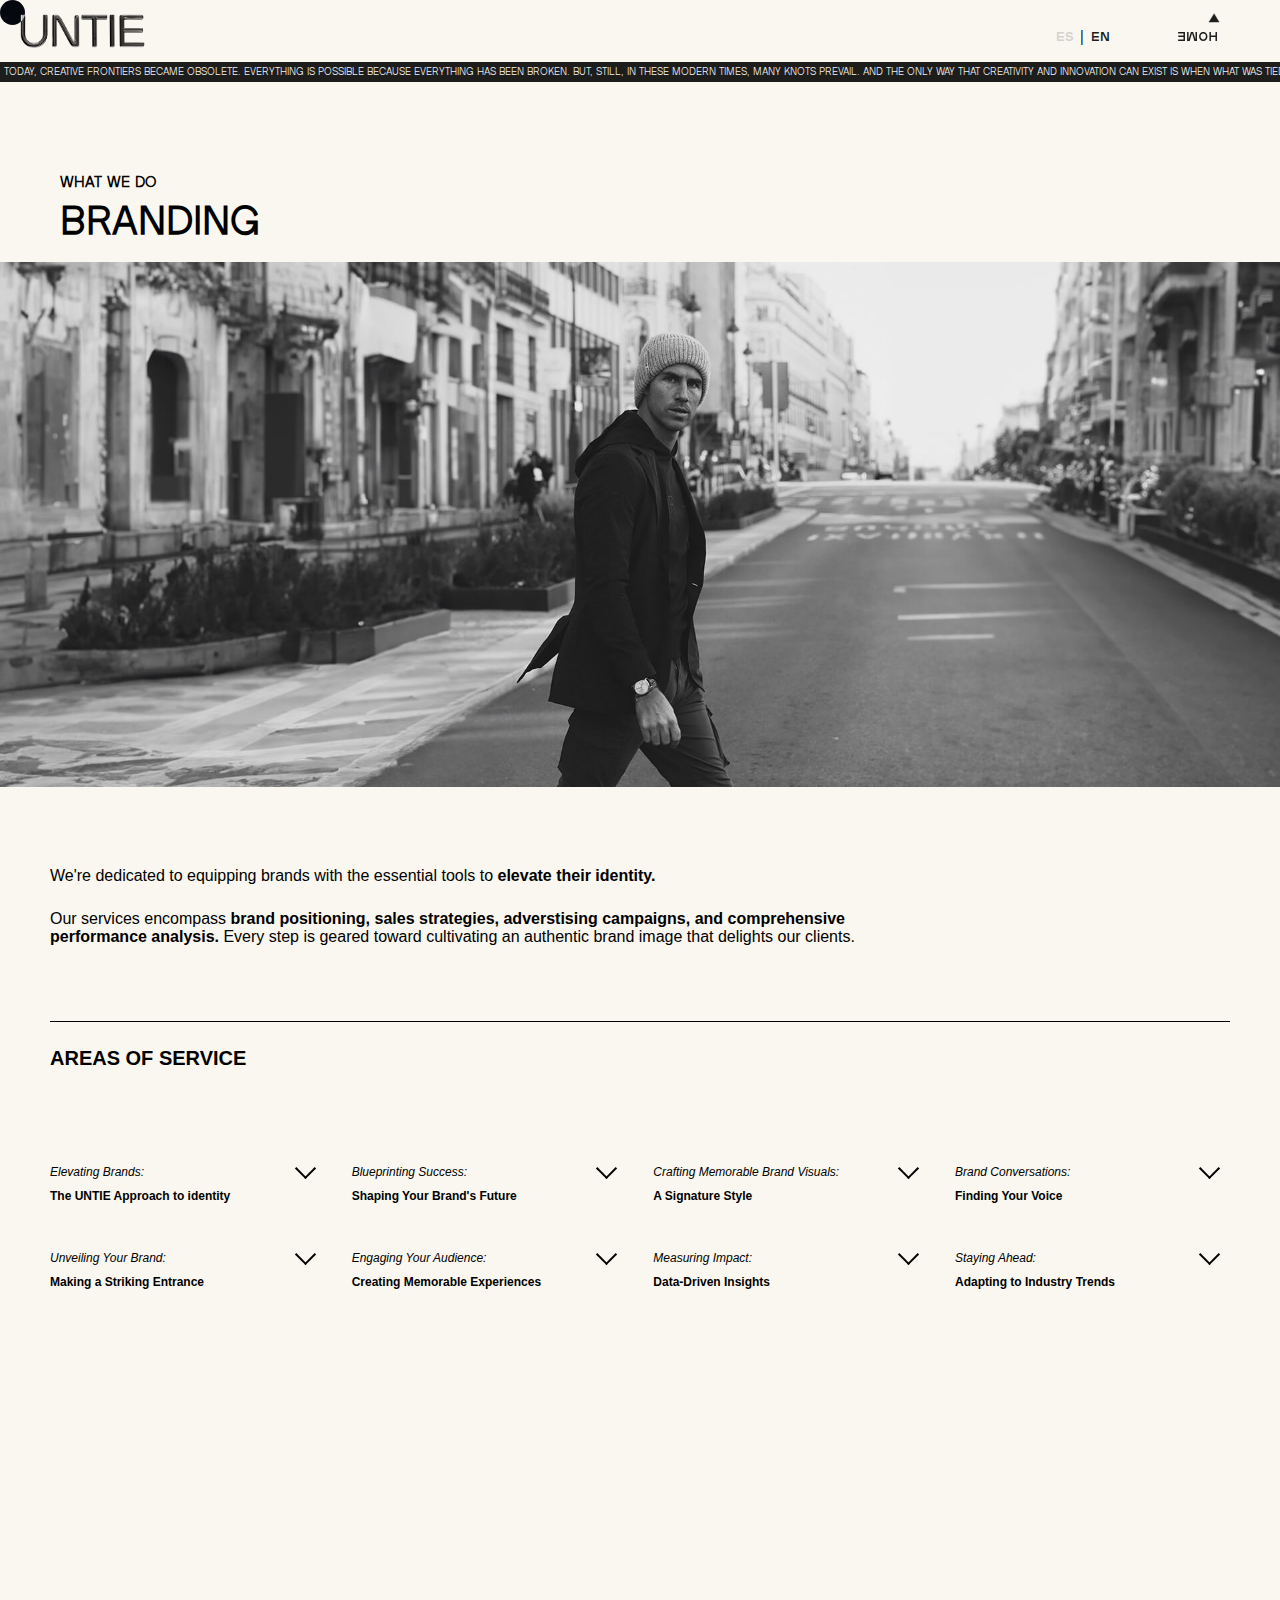
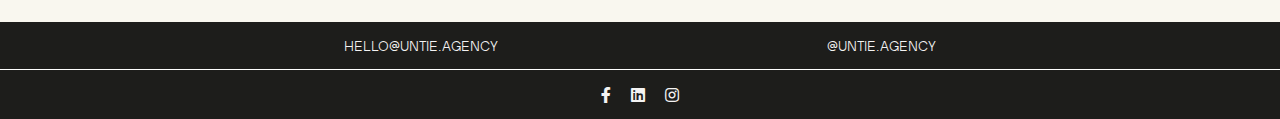
<file: SERVICES/branding.html>
<!DOCTYPE html>
<html lang="en">
  <head>
    <meta charset="UTF-8" />
    <meta name="viewport" content="width=device-width, initial-scale=1.0" />
    <meta
      name="description"
      content="Discover how our talent management and creative consulting firm helps drive the success of your business. We offer innovative and strategic solutions to enhance your brand, develop exceptional talent, and achieve outstanding results. Contact us today and find out how we can take your organization to the next level!"
    />
    <title>UNTIE.AGENCY | Talent Management & Creative Consulting Firm</title>
    <link rel="icon" href="/LOGO/UNTIE_LOGO 16px 300dpi-05.png" />
    <link rel="stylesheet" href="index.css" />
    <link
      rel="stylesheet"
      href="https://cdnjs.cloudflare.com/ajax/libs/font-awesome/5.15.3/css/all.min.css"
      integrity="sha512-..."
      crossorigin="anonymous"
      referrerpolicy="no-referrer"
    />
    <script src="https://code.jquery.com/jquery-3.6.0.min.js"></script>
  </head>
  <body>
    <div id="custom-mouse"></div>
    <div class="main-section">
      <!-- nav -->
      <nav id="nav">
        <div class="navbar">
          <div id="logo-container">
            <div id="logo1">
              <a href="index.html"
                ><img class="logo-img-1"
                  src="/LOGO/LOGOnav-UN.png"
                  width= "60px"
                  height= "35,55px"
                  alt=""
                  srcset=""
                  class="clickable"
              /></a>
            </div>
            <div id="logo2">
              <a href="index.html"
                ><img class="logo-img-2"
                  src="/LOGO/LOGOnav-TIE.png"
                  width="71px"
                  height="35,86px"
                  alt=""
                  srcset=""
                  class="clickable"
              /></a>
            </div>
          </div>
          <div class="nav-buttons">
            <div class="language-button-container">
              <button class="language-button">
                <a href="#" class="language-es clickable inactive-language"
                  >ES</a
                >
              </button>
              <span class="language-button-span">|</span>
              <button class="language-button">
                <a href="#" class="language-en clickable active-language">EN</a>
              </button>
            </div>
            <div class="toggle-button-container">
              <button class="hamburger-button" id="toggleButton">
                <span class="hamburger-button-triangle clickable"> ▼</span>

                <span class="hamburger-button-agency clickable"> HOME </span>
              </button>
            </div>
          </div>
        </div>
      </nav>
      <div id="overlay">
        <div class="nav-menu">
          <div id="nav-content">
            <ul>
              <li class="nav-menu-b">
                <a href="/index.html#second-section"
                  ><p class="hover-effect clickable">ABOUT</p></a
                >
              </li>
              <li class="nav-menu-b" id="what-we-do">
                <a href="/index.html#what-we-do-section"
                  ><p class="hover-effect clickable">WHAT WE DO</p></a
                >
              </li>

              <li class="nav-menu-a">
                <a href="/SERVICES/talentmanagement.html"
                  ><p class="hover-effect clickable">TALENT MANAGEMENT</p></a
                >
              </li>
              <li class="nav-menu-a">
                <a href="/SERVICES/strategy.html"
                  ><p class="hover-effect clickable">STRATEGY</p></a
                >
              </li>
              <li class="nav-menu-a">
                <a href="/SERVICES/branding.html"
                  ><p class="hover-effect clickable">BRANDING</p></a
                >
              </li>
              <li class="nav-menu-a">
                <a href="/SERVICES/digital.html"
                  ><p class="hover-effect clickable">DIGITAL</p></a
                >
              </li>
              <li class="nav-menu-a">
                <a href="/SERVICES/contentproduction.html"
                  ><p class="hover-effect clickable">CONTENT PRODUCTION</p></a
                >
              </li>
              <li class="nav-menu-a">
                <a href="/SERVICES/publicrelations.html"
                  ><p class="hover-effect clickable">PUBLIC RELATIONS</p></a
                >
              </li>
              <li class="nav-menu-b">
                <a href="/index.html#talents"
                  ><p class="hover-effect clickable">TALENTS</p></a
                >
              </li>

              <li class="nav-menu-b">
                <a href="/index.html#cases-section"
                  ><p class="hover-effect clickable">CASES</p></a
                >
              </li>
              <!-- <li class="nav-menu-b">
                <a href="/index.html#team-section"
                  ><p class="hover-effect clickable">OUR TEAM</p></a
                >
              </li> -->
              <li class="nav-menu-b">
                <a href="/index.html#work-with-us"
                  ><p class="hover-effect clickable">WORK WITH US</p></a
                >
              </li>
            </ul>
          </div>
        </div>
      </div>
      <!-- text-bar -->

      <div class="textbar" data-speed="10">
        <div class="textbar-text">
          Today, creative frontiers became obsolete. Everything is possible
          because everything has been broken. But, still, in these modern times,
          many knots prevail. And the only way that creativity and innovation
          can exist is when what was tied becomes untied. WE ARE HERE TO UNTIE
          CONCEPT. WE ARE HERE TO UNTIE REALITY. WE ARE HERE TO UNTIE THE WORLD.
          Today, creative frontiers became obsolete. Everything is possible
          because everything has been broken. But, still, in these modern times,
          many knots prevail. And the only way that creativity and innovation
          can exist is when what was tied becomes untied. WE ARE HERE TO UNTIE
          CONCEPT. WE ARE HERE TO UNTIE REALITY. WE ARE HERE TO UNTIE THE WORLD.
        </div>
      </div>
    </div>

    <!-- third-section -->

    <div id="third-section" class="services-section">
      <div class="services-main">
        <h6 class="services-main-subtitle">WHAT WE DO</h6>
        <h1 class="services-main-title">BRANDING</h1>
      </div>
      <div class="services-carousel-container">
        <div class="services-carousel">
          <div class="services-carousel-slide">
            <div class="services-photo services-photo3"></div>
          </div>
          <!-- <div class="services-carousel-slide">
            <div class="services-photo services-photo2"></div>
          </div>
          <div class="services-carousel-slide">
            <div class="services-photo services-photo3"></div>
          </div> -->
          <!-- Agrega más divs .services-carousel-slide para más imágenes -->
        </div>
        <!-- <div class="indicators clickable">
          <div class="indicator"></div>
          <div class="indicator"></div>
          <div class="indicator"></div>
        </div> -->
      </div>
      <div class="services-paragraph">
        <p class="services-p">
          We're dedicated to equipping brands with the essential tools to
          <span class="services-p-bold">elevate their identity. </span>
        </p>

        <p class="services-p">
          Our services encompass <span class="services-p-bold"
            >brand positioning, sales strategies, adverstising campaigns, and
            comprehensive <br />
            performance analysis.</span
          >
          Every step is geared toward cultivating an authentic brand image that
          delights our clients.
        </p>
      </div>
      <div class="services-content">
        <h2 class="services-content-title">AREAS OF SERVICE</h2>
        <div class="services-content-container">
          <div class="services-column">
            <p class="services-column-title">
              <em>Elevating Brands: </em>
            </p>
            <p class="services-column-subtitle">
              The UNTIE Approach to identity
            </p>
            <div class="arrow1 team-button clickable" id="mostrar-boton"></div>
            <div class="services-hide">
              <p class="services-column-paragraph">
                At UNTIE,
                <span class="services-p-bold"
                  >we're your brand architects,</span
                >
                working <br />
                tirelessly to elevate your brand's identity. We <br />
                embark on a journey to understand your audience, <br />
                decode industry trends, and analyze competitors,<br />
                all to empower your brand.
                <span class="services-p-bold">We delve deep </span> into <br />
                your business, values, and aspirations, uncovering <br />
                your unique selling points and
                <span class="services-p-bold">
                  what sets you apart <br />
                  from the crowd.</span
                >
              </p>
            </div>
          </div>
          <div class="services-column">
            <p class="services-column-title"><em>Blueprinting Success:</em></p>
            <p class="services-column-subtitle">Shaping Your Brand's Future</p>
            <div class="arrow1 team-button clickable" id="mostrar-boton"></div>
            <div class="services-hide">
              <p class="services-column-paragraph">
                Our <span class="services-p-bold">strategic minds</span> define
                your brand's precise<br />
                position within the market, weaving it seamlessly <br />
                into your business objectives and target audience's <br />
                hearts. Crafting a brand mission statement and core <br />
                values definition,
                <span class="services-p-bold"
                  >we lay the foundation for an <br />authentic brand
                  story.</span
                >
              </p>
            </div>
          </div>
          <div class="services-column">
            <p class="services-column-title">
              <em>Crafting Memorable Brand Visuals:</em>
            </p>
            <p class="services-column-subtitle">A Signature Style</p>
            <div class="arrow1 team-button clickable" id="mostrar-boton"></div>
            <div class="services-hide">
              <p class="services-column-paragraph">
                We're all about creating
                <span class="services-p-bold"
                  >unforgettable brand<br />
                  identities.</span
                >We kick things off by fashioning a<br />
                standout profile, then curate a captivating color palette,
                <br />
                and graphic elements that echo your brand's personality. <br />
                The goal?
                <span class="services-p-bold"
                  >Ensuring your brand commands attention</span
                ><br />
                and leaves a lasting impression.
              </p>
            </div>
          </div>
          <div class="services-column">
            <p class="services-column-title">
              <em>Brand Conversations:</em>
            </p>
            <p class="services-column-subtitle">Finding Your Voice</p>
            <div class="arrow1 team-button clickable" id="mostrar-boton"></div>
            <div class="services-hide">
              <p class="services-column-paragraph">
                Your brand's voice is its
                <span class="services-p-bold">unique signature,</span> and
                <br />
                we're here to help you find it. We establish the <br />
                perfect tonality, language, and messaging <br />
                that resonates with your audience. Crafting <br />
                compelling claims, messages, and taglines that vividly <br />
                communicate your
                <span class="services-p-bold">brand's values</span> and
                <span class="services-p-bold">character.</span>
              </p>
            </div>
          </div>
        </div>
        <div class="services-content-container">
          <div class="services-column">
            <p class="services-column-title"><em>Unveiling Your Brand:</em></p>
            <p class="services-column-subtitle">Making a Striking Entrance</p>
            <div class="arrow1 team-button clickable" id="mostrar-boton"></div>
            <div class="services-hide">
              <p class="services-column-paragraph">
                When it's time to
                <span class="services-p-bold">reveal</span> your revamped brand,
                we've <br />
                got you covered across every touchpoint. We'll <br />
                educate your team on
                <span class="services-p-bold"> identity guidelines</span>
                for<br />
                consistent application and closely monitor the brand's <br />
                reception, making necessary adjustments to ensure <br />
                your brand shines.
              </p>
            </div>
          </div>
          <div class="services-column">
            <p class="services-column-title">
              <em>Engaging Your Audience:</em>
            </p>
            <p class="services-column-subtitle">
              Creating Memorable Experiences
            </p>
            <div class="arrow1 team-button clickable" id="mostrar-boton"></div>
            <div class="services-hide">
              <p class="services-column-paragraph">
                Your brand's success relies on meaningful connections. <br />
                We specialize in designing and executing engaging <br />
                events, campaigns, and activations that captivate <br />
                your target audience. From immersive experiences <br />
                to interactive content, we ensure that every <br />touchpoint
                resonates with your brand's identity, <br />
                creating lasting memories and fostering customer loyalty.
              </p>
            </div>
          </div>
          <div class="services-column">
            <p class="services-column-title"><em>Measuring Impact:</em></p>
            <p class="services-column-subtitle">Data-Driven Insights</p>
            <div class="arrow1 team-button clickable" id="mostrar-boton"></div>
            <div class="services-hide">
              <p class="services-column-paragraph">
                We believe in the power of data to drive informed decisions.
                <br />
                Our team is dedicated to measuring the impact of our <br />
                efforts meticulously. We employ advanced analytics <br />
                tools to track and analyze key performance indicators, <br />
                ensuring that your brand's strategies are continuously <br />
                optimized for maximum effectiveness.
              </p>
            </div>
          </div>
          <div class="services-column">
            <p class="services-column-title"><em>Staying Ahead:</em></p>
            <p class="services-column-subtitle">Adapting to Industry Trends</p>
            <div class="arrow1 team-button clickable" id="mostrar-boton"></div>
            <div class="services-hide">
              <p class="services-column-paragraph">
                The world of branding and PR is ever-evolving. <br />
                We stay at the forefront of industry trends,<br />
                keeping your brand ahead of the curve. <br />
                Our team continuously researches emerging <br />strategies,
                technologies, and best practices <br />
                to ensure that your brand remains relevant <br />
                and competitive in an ever-changing market.
              </p>
            </div>
          </div>
        </div>
      </div>
    </div>
    <div class="space-section2"></div>
    <!-- work-with-us -->

    <footer id="work-with-us">
      <div class="footer-mid">
        <p>HELLO@UNTIE.AGENCY</p>
        <p>@UNTIE.AGENCY</p>
      </div>
      <div class="footer-icons">
        <ul class="icons">
          <li>
            <a href="#" target="_blank"><i class="fab fa-facebook-f"></i></a>
          </li>
          <li>
            <a href="https://www.linkedin.com/company/mb1to1/" target="_blank"><i class="fab fa-linkedin"></i></a>
          </li>
          <li>
            <a href="https://www.instagram.com/untie.agency/" target="_blank"
              ><i class="fab fa-instagram"></i
            ></a>
          </li>
        </ul>
      </div>
    </footer>
    <script src="index.js"></script>
  </body>
</html>
</file>
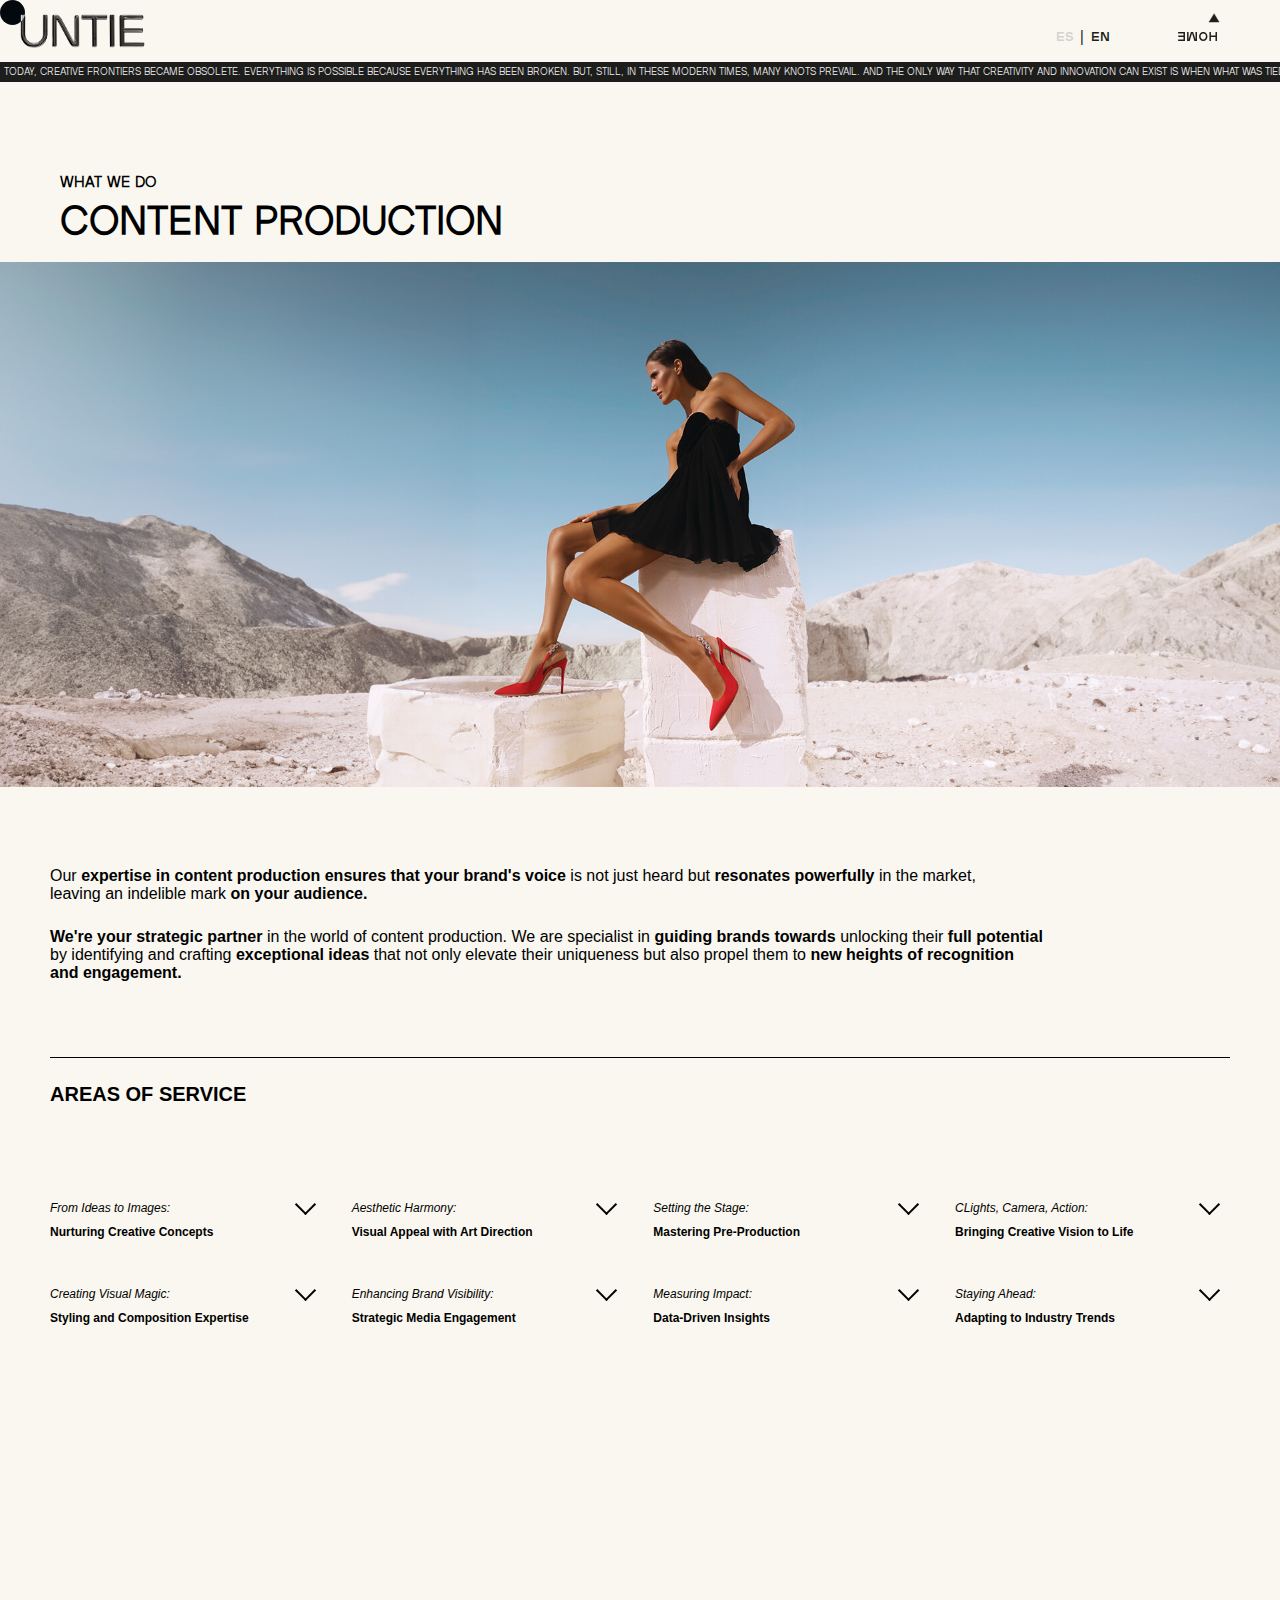
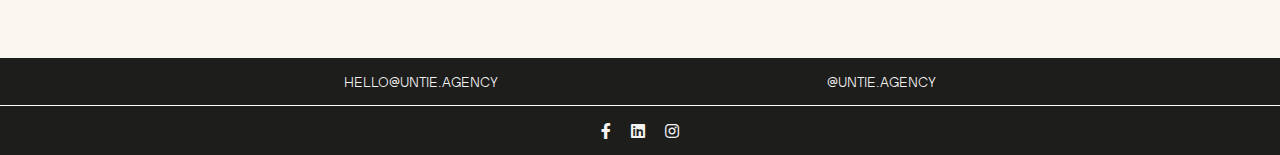
<file: SERVICES/contentproduction.html>
<!DOCTYPE html>
<html lang="en">
  <head>
    <meta charset="UTF-8" />
    <meta name="viewport" content="width=device-width, initial-scale=1.0" />
    <meta
      name="description"
      content="Discover how our talent management and creative consulting firm helps drive the success of your business. We offer innovative and strategic solutions to enhance your brand, develop exceptional talent, and achieve outstanding results. Contact us today and find out how we can take your organization to the next level!"
    />
    <title>UNTIE.AGENCY | Talent Management & Creative Consulting Firm</title>
    <link rel="icon" href="/LOGO/UNTIE_LOGO 16px 300dpi-05.png" />
    <link rel="stylesheet" href="index.css" />
    <link
      rel="stylesheet"
      href="https://cdnjs.cloudflare.com/ajax/libs/font-awesome/5.15.3/css/all.min.css"
      integrity="sha512-..."
      crossorigin="anonymous"
      referrerpolicy="no-referrer"
    />
    <script src="https://code.jquery.com/jquery-3.6.0.min.js"></script>
  </head>
  <body>
    <div id="custom-mouse"></div>
    <div class="main-section">
      <!-- nav -->
      <nav id="nav">
        <div class="navbar">
          <div id="logo-container">
            <div id="logo1">
              <a href="index.html"
                ><img class="logo-img-1"
                  src="/LOGO/LOGOnav-UN.png"
                  width= "60px"
                  height= "35,55px"
                  alt=""
                  srcset=""
                  class="clickable"
              /></a>
            </div>
            <div id="logo2">
              <a href="index.html"
                ><img class="logo-img-2"
                  src="/LOGO/LOGOnav-TIE.png"
                  width="71px"
                  height="35,86px"
                  alt=""
                  srcset=""
                  class="clickable"
              /></a>
            </div>
          </div>
          <div class="nav-buttons">
            <div class="language-button-container">
              <button class="language-button">
                <a href="#" class="language-es clickable inactive-language"
                  >ES</a
                >
              </button>
              <span class="language-button-span">|</span>
              <button class="language-button">
                <a href="#" class="language-en clickable active-language">EN</a>
              </button>
            </div>
            <div class="toggle-button-container">
              <button class="hamburger-button" id="toggleButton">
                <span class="hamburger-button-triangle clickable"> ▼</span>

                <span class="hamburger-button-agency clickable"> HOME </span>
              </button>
            </div>
          </div>
        </div>
      </nav>
      <div id="overlay">
        <div class="nav-menu">
          <div id="nav-content">
            <ul>
              <li class="nav-menu-b">
                <a href="/index.html#second-section"
                  ><p class="hover-effect clickable">ABOUT</p></a
                >
              </li>
              <li class="nav-menu-b" id="what-we-do">
                <a href="/index.html#what-we-do-section"
                  ><p class="hover-effect clickable">WHAT WE DO</p></a
                >
              </li>

              <li class="nav-menu-a">
                <a href="/SERVICES/talentmanagement.html"
                  ><p class="hover-effect clickable">TALENT MANAGEMENT</p></a
                >
              </li>
              <li class="nav-menu-a">
                <a href="/SERVICES/strategy.html"
                  ><p class="hover-effect clickable">STRATEGY</p></a
                >
              </li>
              <li class="nav-menu-a">
                <a href="/SERVICES/branding.html"
                  ><p class="hover-effect clickable">BRANDING</p></a
                >
              </li>
              <li class="nav-menu-a">
                <a href="/SERVICES/digital.html"
                  ><p class="hover-effect clickable">DIGITAL</p></a
                >
              </li>
              <li class="nav-menu-a">
                <a href="/SERVICES/contentproduction.html"
                  ><p class="hover-effect clickable">CONTENT PRODUCTION</p></a
                >
              </li>
              <li class="nav-menu-a">
                <a href="/SERVICES/publicrelations.html"
                  ><p class="hover-effect clickable">PUBLIC RELATIONS</p></a
                >
              </li>
              <li class="nav-menu-b">
                <a href="/index.html#talents"
                  ><p class="hover-effect clickable">TALENTS</p></a
                >
              </li>

              <li class="nav-menu-b">
                <a href="/index.html#cases-section"
                  ><p class="hover-effect clickable">CASES</p></a
                >
              </li>
              <!-- <li class="nav-menu-b">
                <a href="/index.html#team-section"
                  ><p class="hover-effect clickable">OUR TEAM</p></a
                >
              </li> -->
              <li class="nav-menu-b">
                <a href="/index.html#work-with-us"
                  ><p class="hover-effect clickable">WORK WITH US</p></a
                >
              </li>
            </ul>
          </div>
        </div>
      </div>
      <!-- text-bar -->

      <div class="textbar" data-speed="10">
        <div class="textbar-text">
          Today, creative frontiers became obsolete. Everything is possible
          because everything has been broken. But, still, in these modern times,
          many knots prevail. And the only way that creativity and innovation
          can exist is when what was tied becomes untied. WE ARE HERE TO UNTIE
          CONCEPT. WE ARE HERE TO UNTIE REALITY. WE ARE HERE TO UNTIE THE WORLD.
          Today, creative frontiers became obsolete. Everything is possible
          because everything has been broken. But, still, in these modern times,
          many knots prevail. And the only way that creativity and innovation
          can exist is when what was tied becomes untied. WE ARE HERE TO UNTIE
          CONCEPT. WE ARE HERE TO UNTIE REALITY. WE ARE HERE TO UNTIE THE WORLD.
        </div>
      </div>
    </div>

    <!-- third-section -->

    <div id="third-section" class="services-section">
      <div class="services-main">
        <h6 class="services-main-subtitle">WHAT WE DO</h6>
        <h1 class="services-main-title">CONTENT PRODUCTION</h1>
      </div>
      <div class="services-carousel-container">
        <div class="services-carousel">
          <div class="services-carousel-slide">
            <div class="services-photo services-photo5"></div>
          </div>
          <!-- <div class="services-carousel-slide">
            <div class="services-photo services-photo2"></div>
          </div>
          <div class="services-carousel-slide">
            <div class="services-photo services-photo3"></div>
          </div> -->
          <!-- Agrega más divs .services-carousel-slide para más imágenes -->
        </div>
        <!-- <div class="indicators clickable">
          <div class="indicator"></div>
          <div class="indicator"></div>
          <div class="indicator"></div>
         
        </div> -->
      </div>
      <div class="services-paragraph">
        <p class="services-p">
          Our
          <span class="services-p-bold"
            >expertise in content production ensures that your brand's
            voice</span
          >
          is not just heard but
          <span class="services-p-bold">resonates powerfully</span> in the
          market, <br />
          leaving an indelible mark
          <span class="services-p-bold">on your audience.</span>
        </p>
        <p class="services-p">
          <span class="services-p-bold">We're your strategic partner</span> in
          the world of content production. We are specialist in
          <span class="services-p-bold">guiding brands towards </span>

          unlocking their
          <span class="services-p-bold">full potential</span><br />
          by identifying and crafting
          <span class="services-p-bold">exceptional ideas</span> that not only
          elevate their uniqueness but also propel them to
          <span class="services-p-bold">
            new heights of recognition <br> and engagement.</span
          >
        </p>
      </div>
      <div class="services-content">
        <h2 class="services-content-title">AREAS OF SERVICE</h2>
        <div class="services-content-container">
          <div class="services-column">
            <p class="services-column-title">
              <em>From Ideas to Images:</em>
            </p>
            <p class="services-column-subtitle">Nurturing Creative Concepts</p>
            <div class="arrow1 team-button clickable" id="mostrar-boton"></div>
            <div class="services-hide">
              <p class="services-column-paragraph">
                We kickstart the creative journey by establishing a <br />
                <span class="services-p-bold">direction and concept </span> that
                perfectly aligns with <br />
                your brand's objectives and speaks
                <span class="services-p-bold"
                  >to your target <br />audience.</span
                >
                We curate a <span class="services-p-bold">mood board</span> (for
                photos) or <br />
                <span class="services-p-bold">storyboard</span> (for videos)
                that serves as a
                <span class="services-p-bold">visual <br />roadmap,</span>
                guiding key sequences and messages.
              </p>
            </div>
          </div>
          <div class="services-column">
            <p class="services-column-title"><em>Aesthetic Harmony:</em></p>
            <p class="services-column-subtitle">
              Visual Appeal with Art Direction
            </p>
            <div class="arrow1 team-button clickable" id="mostrar-boton"></div>
            <div class="services-hide">
              <p class="services-column-paragraph">
                Our seasoned team provides
                <span class="services-p-bold">artistic guidance</span> to<br />
                ensure that all content remains in harmony with your <br />
                brand's identity and guidelines.
                <span class="services-p-bold"
                  >We marry style and<br />aesthetics with your overaching
                  message and <br />concept</span
                >
                to create visually captivating material.
              </p>
            </div>
          </div>
          <div class="services-column">
            <p class="services-column-title"><em>Setting the Stage:</em></p>
            <p class="services-column-subtitle">Mastering Pre-Production</p>
            <div class="arrow1 team-button clickable" id="mostrar-boton"></div>
            <div class="services-hide">
              <p class="services-column-paragraph">
                In the pre-production phase,
                <span class="services-p-bold"
                  >We meticulously identify<br />locations</span
                >that seamlessly fir the creative concept. We<br />
                <span class="services-p-bold">handpick talents</span> who embody
                the essence of your <br />
                content idea, manage
                <span class="services-p-bold">equipment and resources,</span>
                and
                <br />
                secure the necessary permits. Our dedicated team <br />
                also oversees budget management and staff cordination.
              </p>
            </div>
          </div>
          <div class="services-column">
            <p class="services-column-title">
              <em>CLights, Camera, Action:</em>
            </p>
            <p class="services-column-subtitle">
              Bringing Creative Vision to Life
            </p>
            <div class="arrow1 team-button clickable" id="mostrar-boton"></div>
            <div class="services-hide">
              <p class="services-column-paragraph">
                From small, authentic projects to expansive brand <br />
                campaigns, we're adept at producing
                <span class="services-p-bold"
                  >high-quality,<br />channel-specific photo and video content. </span
                >Our <br />
                capabilities extend to editorial and event photography,
                <br />with options for both in-house and external <br />
                production collaborations.
                <span class="services-p-bold">Every detail in handled,</span
                ><br />
                and we ensure seamless team coordination.
              </p>
            </div>
          </div>
        </div>
        <div class="services-content-container">
          <div class="services-column">
            <p class="services-column-title"><em>Creating Visual Magic:</em></p>
            <p class="services-column-subtitle">
              Styling and Composition Expertise
            </p>
            <div class="arrow1 team-button clickable" id="mostrar-boton"></div>
            <div class="services-hide">
              <p class="services-column-paragraph">
                Creating captivating sets and arranging props to<br />
                enhance composition, resulting in a cohesive and <br />
                <span class="services-p-bold"
                  >impactful visual experience.</span
                >
                For productions, we <br />
                curate products that amplify the on-set composition. <br />
                Our
                <span class="services-p-bold">keen eye for detail</span> shines,
                especially during <br />
                on-set styling.
              </p>
            </div>
          </div>
          <div class="services-column">
            <p class="services-column-title">
              <em>Enhancing Brand Visibility:</em>
            </p>
            <p class="services-column-subtitle">Strategic Media Engagement</p>
            <div class="arrow1 team-button clickable" id="mostrar-boton"></div>
            <div class="services-hide">
              <p class="services-column-paragraph">
                We go beyond content creation to ensure that <br />
                your brand gains maximum visibility. Our media <br />
                engagement experts craft tailored strategies to get <br />
                your creative content in front of the right audience. <br />
                From media outreach and press releases to <br />influencer
                collaborations, we strategically leverage<br />
                our connections to enhance your brand's presence <br />and
                reach.
              </p>
            </div>
          </div>
          <div class="services-column">
            <p class="services-column-title"><em>Measuring Impact:</em></p>
            <p class="services-column-subtitle">Data-Driven Insights</p>
            <div class="arrow1 team-button clickable" id="mostrar-boton"></div>
            <div class="services-hide">
              <p class="services-column-paragraph">
                We believe in the power of data to drive informed <br />
                decisions. Our team is dedicated to measuring <br />
                the impact of our efforts meticulously. We employ <br />advanced
                analytics tools to track and analyze key <br />performance
                indicators, ensuring that your brand's <br />
                strategies are continuously optimized for <br />
                maximum effectiveness.
              </p>
            </div>
          </div>
          <div class="services-column">
            <p class="services-column-title"><em>Staying Ahead:</em></p>
            <p class="services-column-subtitle">Adapting to Industry Trends</p>
            <div class="arrow1 team-button clickable" id="mostrar-boton"></div>
            <div class="services-hide">
              <p class="services-column-paragraph">
                The world of branding and PR is ever-evolving. <br />We stay at
                the forefront of industry trends,<br />
                keeping your brand ahead of the curve. <br />Our team
                continuously researches emerging <br />strategies, technologies,
                and best practices <br />
                to ensure that your brand remains relevant <br />
                and competitive in an ever-changing market.
              </p>
            </div>
          </div>
        </div>
      </div>
    </div>
    <div class="space-section2"></div>
    <!-- work-with-us -->

    <footer id="work-with-us">
      <div class="footer-mid">
        <p>HELLO@UNTIE.AGENCY</p>
        <p>@UNTIE.AGENCY</p>
      </div>
      <div class="footer-icons">
        <ul class="icons">
          <li>
            <a href="#" target="_blank"><i class="fab fa-facebook-f"></i></a>
          </li>
          <li>
            <a href="https://www.linkedin.com/company/mb1to1/" target="_blank"><i class="fab fa-linkedin"></i></a>
          </li>
          <li>
            <a href="https://www.instagram.com/untie.agency/" target="_blank"
              ><i class="fab fa-instagram"></i
            ></a>
          </li>
        </ul>
      </div>
    </footer>
    <script src="index.js"></script>
  </body>
</html>
</file>
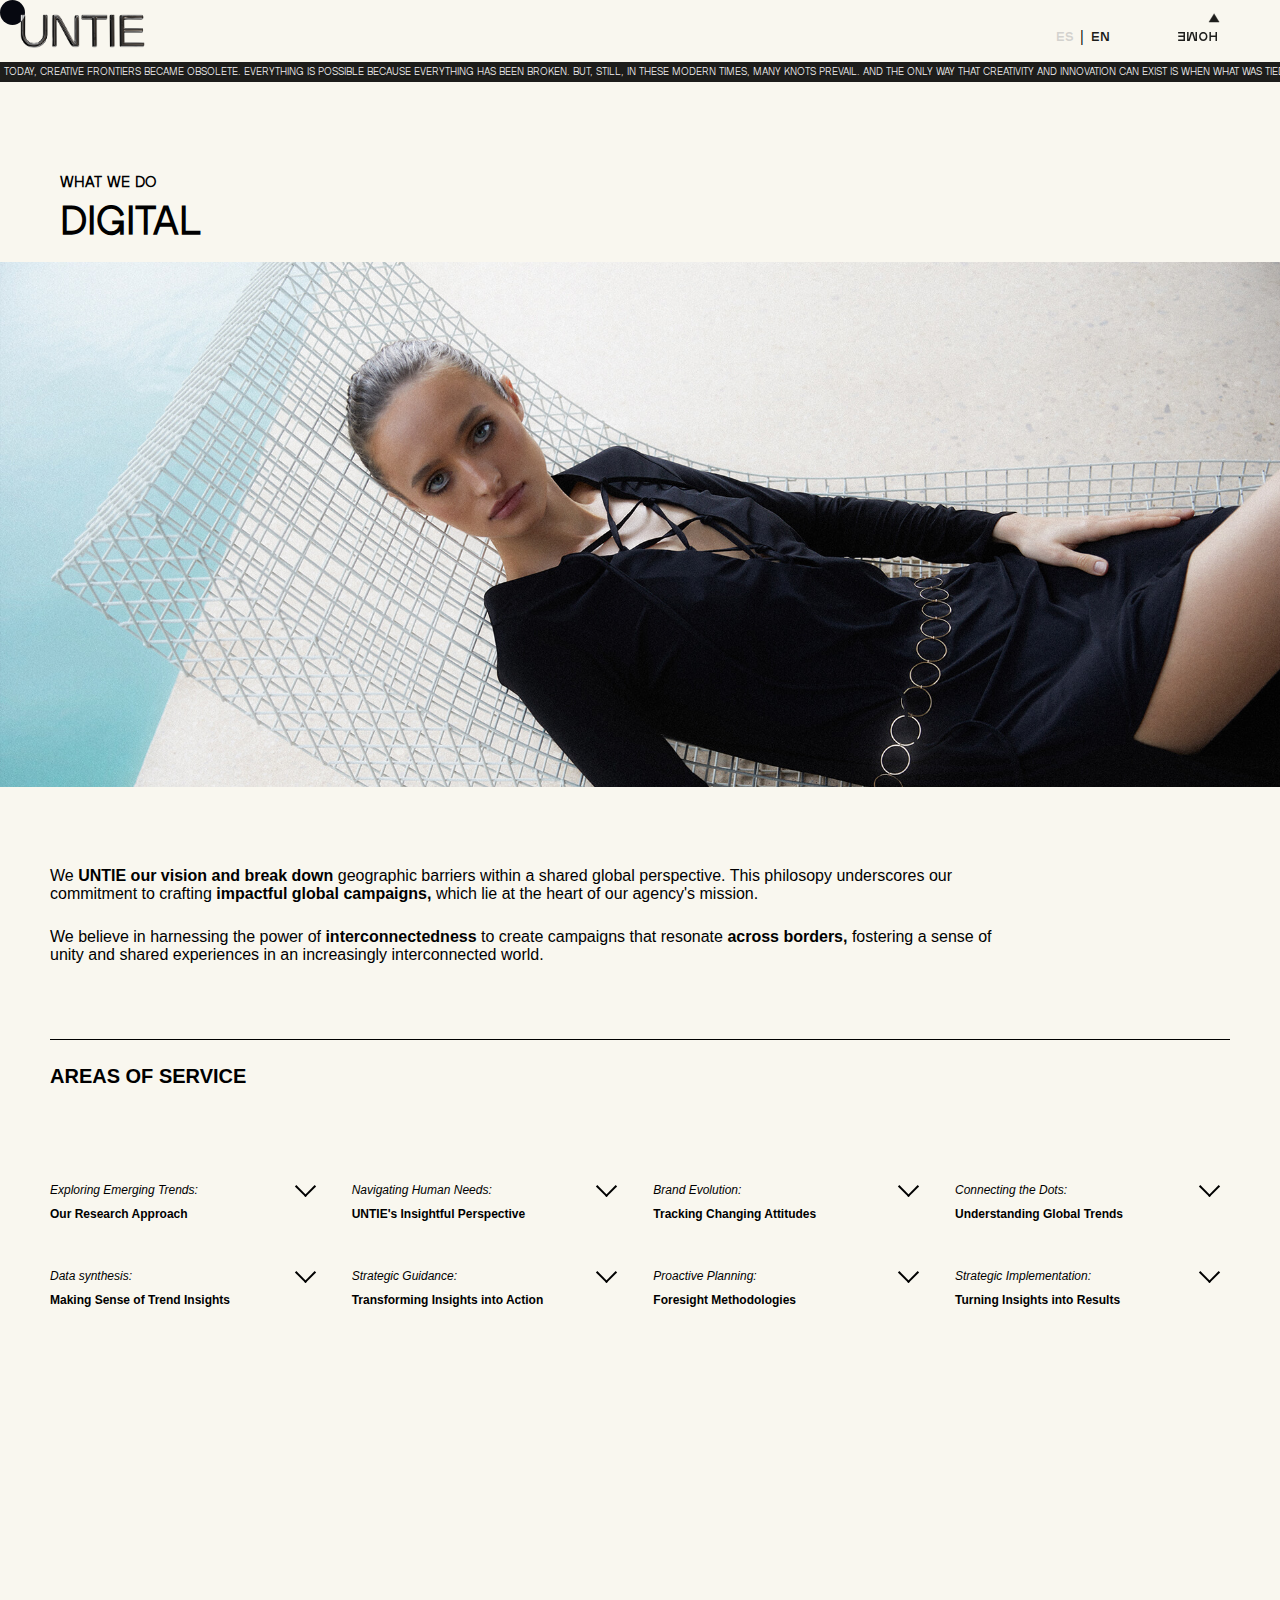
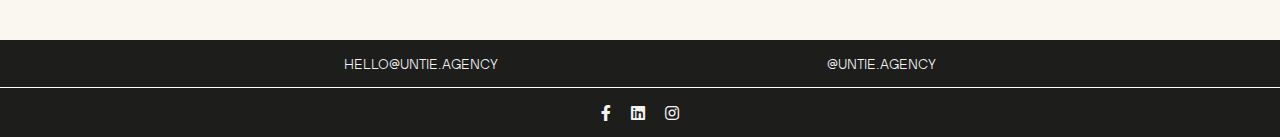
<file: SERVICES/digital.html>
<!DOCTYPE html>
<html lang="en">
  <head>
    <meta charset="UTF-8" />
    <meta name="viewport" content="width=device-width, initial-scale=1.0" />
    <meta
      name="description"
      content="Discover how our talent management and creative consulting firm helps drive the success of your business. We offer innovative and strategic solutions to enhance your brand, develop exceptional talent, and achieve outstanding results. Contact us today and find out how we can take your organization to the next level!"
    />
    <title>UNTIE.AGENCY | Talent Management & Creative Consulting Firm</title>
    <link rel="icon" href="/LOGO/UNTIE_LOGO 16px 300dpi-05.png" />
    <link rel="stylesheet" href="index.css" />
    <link
      rel="stylesheet"
      href="https://cdnjs.cloudflare.com/ajax/libs/font-awesome/5.15.3/css/all.min.css"
      integrity="sha512-..."
      crossorigin="anonymous"
      referrerpolicy="no-referrer"
    />
    <script src="https://code.jquery.com/jquery-3.6.0.min.js"></script>
  </head>
  <body>
    <div id="custom-mouse"></div>
    <div class="main-section">
      <!-- nav -->
      <nav id="nav">
        <div class="navbar">
          <div id="logo-container">
            <div id="logo1">
              <a href="index.html"
                ><img class="logo-img-1"
                  src="/LOGO/LOGOnav-UN.png"
                  width= "60px"
                  height= "35,55px"
                  alt=""
                  srcset=""
                  class="clickable"
              /></a>
            </div>
            <div id="logo2">
              <a href="index.html"
                ><img class="logo-img-2"
                  src="/LOGO/LOGOnav-TIE.png"
                  width="71px"
                  height="35,86px"
                  alt=""
                  srcset=""
                  class="clickable"
              /></a>
            </div>
          </div>
          <div class="nav-buttons">
            <div class="language-button-container">
              <button class="language-button">
                <a href="#" class="language-es clickable inactive-language"
                  >ES</a
                >
              </button>
              <span class="language-button-span">|</span>
              <button class="language-button">
                <a href="#" class="language-en clickable active-language">EN</a>
              </button>
            </div>
            <div class="toggle-button-container">
              <button class="hamburger-button" id="toggleButton">
                <span class="hamburger-button-triangle clickable"> ▼</span>

                <span class="hamburger-button-agency clickable"> HOME </span>
              </button>
            </div>
          </div>
        </div>
      </nav>
      <div id="overlay">
        <div class="nav-menu">
          <div id="nav-content">
            <ul>
              <li class="nav-menu-b">
                <a href="/index.html#second-section"
                  ><p class="hover-effect clickable">ABOUT</p></a
                >
              </li>
              <li class="nav-menu-b" id="what-we-do">
                <a href="/index.html#what-we-do-section"
                  ><p class="hover-effect clickable">WHAT WE DO</p></a
                >
              </li>

              <li class="nav-menu-a">
                <a href="/SERVICES/talentmanagement.html"
                  ><p class="hover-effect clickable">TALENT MANAGEMENT</p></a
                >
              </li>
              <li class="nav-menu-a">
                <a href="/SERVICES/strategy.html"
                  ><p class="hover-effect clickable">STRATEGY</p></a
                >
              </li>
              <li class="nav-menu-a">
                <a href="/SERVICES/branding.html"
                  ><p class="hover-effect clickable">BRANDING</p></a
                >
              </li>
              <li class="nav-menu-a">
                <a href="/SERVICES/digital.html"
                  ><p class="hover-effect clickable">DIGITAL</p></a
                >
              </li>
              <li class="nav-menu-a">
                <a href="/SERVICES/contentproduction.html"
                  ><p class="hover-effect clickable">CONTENT PRODUCTION</p></a
                >
              </li>
              <li class="nav-menu-a">
                <a href="/SERVICES/publicrelations.html"
                  ><p class="hover-effect clickable">PUBLIC RELATIONS</p></a
                >
              </li>
              <li class="nav-menu-b">
                <a href="/index.html#talents"
                  ><p class="hover-effect clickable">TALENTS</p></a
                >
              </li>

              <li class="nav-menu-b">
                <a href="/index.html#cases-section"
                  ><p class="hover-effect clickable">CASES</p></a
                >
              </li>
              <!-- <li class="nav-menu-b">
                <a href="/index.html#team-section"
                  ><p class="hover-effect clickable">OUR TEAM</p></a
                >
              </li> -->
              <li class="nav-menu-b">
                <a href="/index.html#work-with-us"
                  ><p class="hover-effect clickable">WORK WITH US</p></a
                >
              </li>
            </ul>
          </div>
        </div>
      </div>
      <!-- text-bar -->

      <div class="textbar" data-speed="10">
        <div class="textbar-text">
          Today, creative frontiers became obsolete. Everything is possible
          because everything has been broken. But, still, in these modern times,
          many knots prevail. And the only way that creativity and innovation
          can exist is when what was tied becomes untied. WE ARE HERE TO UNTIE
          CONCEPT. WE ARE HERE TO UNTIE REALITY. WE ARE HERE TO UNTIE THE WORLD.
          Today, creative frontiers became obsolete. Everything is possible
          because everything has been broken. But, still, in these modern times,
          many knots prevail. And the only way that creativity and innovation
          can exist is when what was tied becomes untied. WE ARE HERE TO UNTIE
          CONCEPT. WE ARE HERE TO UNTIE REALITY. WE ARE HERE TO UNTIE THE WORLD.
        </div>
      </div>
    </div>

    <!-- third-section -->

    <div id="third-section" class="services-section">
      <div class="services-main">
        <h6 class="services-main-subtitle">WHAT WE DO</h6>
        <h1 class="services-main-title">DIGITAL</h1>
      </div>
      <div class="services-carousel-container">
        <div class="services-carousel">
          <div class="services-carousel-slide">
            <div class="services-photo services-photo4"></div>
          </div>
          <!-- <div class="services-carousel-slide">
            <div class="services-photo services-photo2"></div>
          </div>
          <div class="services-carousel-slide">
            <div class="services-photo services-photo3"></div>
          </div> -->
          <!-- Agrega más divs .services-carousel-slide para más imágenes -->
        </div>
        <!-- <div class="indicators clickable">
          <div class="indicator"></div>
          <div class="indicator"></div>
          <div class="indicator"></div>
          
        </div> -->
      </div>
      <div class="services-paragraph">
        <p class="services-p">
          We
          <span class="services-p-bold">UNTIE our vision and break down</span>
          geographic barriers within a shared global perspective. This
          philosopy underscores our <br />
          commitment to crafting
          <span class="services-p-bold">impactful global campaigns, </span>
          which lie at the heart of our agency's mission.
        </p>
        <p class="services-p">
          We believe in harnessing the power of
          <span class="services-p-bold">interconnectedness</span> to create
          campaigns that resonate
          <span class="services-p-bold">across borders,</span>
          fostering a sense of <br />
          unity and shared experiences in an increasingly interconnected world.
        </p>
      </div>
      <div class="services-content">
        <h2 class="services-content-title">AREAS OF SERVICE</h2>
        <div class="services-content-container">
          <div class="services-column">
            <p class="services-column-title">
              <em>Exploring Emerging Trends:</em>
            </p>
            <p class="services-column-subtitle">Our Research Approach</p>
            <div class="arrow1 team-button clickable" id="mostrar-boton"></div>
            <div class="services-hide">
              <p class="services-column-paragraph">
                Here at UNTIE,
                <span class="services-p-bold">we delve deep</span> into the ever
                <br />shifting landscape of trends. Our dedicated <br />research
                team scours foresight reports, academic <br />
                studies, and consumer insights from trend <br />intelligence
                platforms
                <span class="services-p-bold"
                  >to uncover emerging <br />patterns and developments.
                </span>
              </p>
            </div>
          </div>
          <div class="services-column">
            <p class="services-column-title">
              <em>Navigating Human Needs:</em>
            </p>
            <p class="services-column-subtitle">
              UNTIE's Insightful Perspective
            </p>
            <div class="arrow1 team-button clickable" id="mostrar-boton"></div>
            <div class="services-hide">
              <p class="services-column-paragraph">
                <span class="services-p-bold"
                  >We pinpoint the global factors</span
                >- social,<br />
                technological, psychological, economic, environmental, <br />and
                political -
                <span class="services-p-bold"
                  >that shape universal human needs.<br /></span
                >This insight helps us navigate the envolving <br />
                landscape impacting individuals and societies.
              </p>
            </div>
          </div>
          <div class="services-column">
            <p class="services-column-title"><em>Brand Evolution:</em></p>
            <p class="services-column-subtitle">Tracking Changing Attitudes</p>
            <div class="arrow1 team-button clickable" id="mostrar-boton"></div>
            <div class="services-hide">
              <p class="services-column-paragraph">
                <span class="services-p-bold">We keep a close eye</span> on the
                evolving human values, <br />beliefs, and attitudes in everyday
                life. This informs our <br />
                understanding of
                <span class="services-p-bold"
                  >how they influence brand <br />perception</span
                >
                and
                <span class="services-p-bold">market dynamics,</span> guiding
                brands<br />
                and businesses as they adapt to the
                <span class="services-p-bold"
                  >ever-changing <br />consumer landscape.</span
                >
              </p>
            </div>
          </div>
          <div class="services-column">
            <p class="services-column-title">
              <em>Connecting the Dots:</em>
            </p>
            <p class="services-column-subtitle">Understanding Global Trends</p>
            <div class="arrow1 team-button clickable" id="mostrar-boton"></div>
            <div class="services-hide">
              <p class="services-column-paragraph">
                Our research spans broad macro trends and
                <br />industry-specific micro trends, offering a
                <br />comprehensive view of the
                <span class="services-p-bold"
                  >global trend landscape. <br />We connect the dots
                  between</span
                >
                these developments <br />and shifts, providing a holistic
                perspective.
              </p>
            </div>
          </div>
        </div>
        <div class="services-content-container">
          <div class="services-column">
            <p class="services-column-title"><em>Data synthesis:</em></p>
            <p class="services-column-subtitle">
              Making Sense of Trend Insights
            </p>
            <div class="arrow1 team-button clickable" id="mostrar-boton"></div>
            <div class="services-hide">
              <p class="services-column-paragraph">
                Our expertise lies in
                <span class="services-p-bold"
                  >synthesizing research <br />findings.</span
                >We meticulosuly organize and proccess <br />data, assessing
                their <span class="services-p-bold">significance</span> and
                <span class="services-p-bold">potential <br />impact.</span>
                Utilizing statistical models and methods, <br />
                we project the growth or decline of
                <span class="services-p-bold">trends.</span>
              </p>
            </div>
          </div>
          <div class="services-column">
            <p class="services-column-title"><em>Strategic Guidance:</em></p>
            <p class="services-column-subtitle">
              Transforming Insights into Action
            </p>
            <div class="arrow1 team-button clickable" id="mostrar-boton"></div>
            <div class="services-hide">
              <p class="services-column-paragraph">
                Through trend workshops, we unveil emerging
                <span class="services-p-bold">macro</span><br />
                and <span class="services-p-bold">micro trends,</span> unearth
                <span class="services-p-bold">consumer insights,</span> and
                <br />
                dissect
                <span class="services-p-bold">market dynamics.</span> This
                results in
                <span class="services-p-bold">strategic <br />guidance</span>
                and actionable recommendations, <br />empowering brands to gain
                a competitive edge.
              </p>
            </div>
          </div>
          <div class="services-column">
            <p class="services-column-title"><em>Proactive Planning:</em></p>
            <p class="services-column-subtitle">Foresight Methodologies</p>
            <div class="arrow1 team-button clickable" id="mostrar-boton"></div>
            <div class="services-hide">
              <p class="services-column-paragraph">
                We employ forecasting methodologies to anticipate <br />
                potential future scenarios driven by identified trends. <br />
                <span class="services-p-bold"
                  >We continually re-evaluate current trends</span
                >
                as new <br />
                information emerges and contemporary societies <br />
                evolve.
              </p>
            </div>
          </div>
          <div class="services-column">
            <p class="services-column-title">
              <em>Strategic Implementation:</em>
            </p>
            <p class="services-column-subtitle">
              Turning Insights into Results
            </p>
            <div class="arrow1 team-button clickable" id="mostrar-boton"></div>
            <div class="services-hide">
              <p class="services-column-paragraph">
                Our commitment to you doesn't stop at providing <br />
                trend insights and strategic guidance. We roll up <br />
                our sleeves and work with you to implement these <br />
                strategies effectively. Whether it's aligning your product
                <br />
                development, marketing campaigns, or business <br />
                operations with the identified trends, we ensure that your
                <br />efforts are focused and impactful. Together, we turn
                <br />insights into tangible results and sustainable <br />
                growth for your brand.
              </p>
            </div>
          </div>
        </div>
      </div>
    </div>
    <div class="space-section2"></div>
    <!-- work-with-us -->

    <footer id="work-with-us">
      <div class="footer-mid">
        <p>HELLO@UNTIE.AGENCY</p>
        <p>@UNTIE.AGENCY</p>
      </div>
      <div class="footer-icons">
        <ul class="icons">
          <li>
            <a href="#" target="_blank"><i class="fab fa-facebook-f"></i></a>
          </li>
          <li>
            <a href="https://www.linkedin.com/company/mb1to1/" target="_blank"><i class="fab fa-linkedin"></i></a>
          </li>
          <li>
            <a href="https://www.instagram.com/untie.agency/" target="_blank"
              ><i class="fab fa-instagram"></i
            ></a>
          </li>
        </ul>
      </div>
    </footer>
    <script src="index.js"></script>
  </body>
</html>
</file>
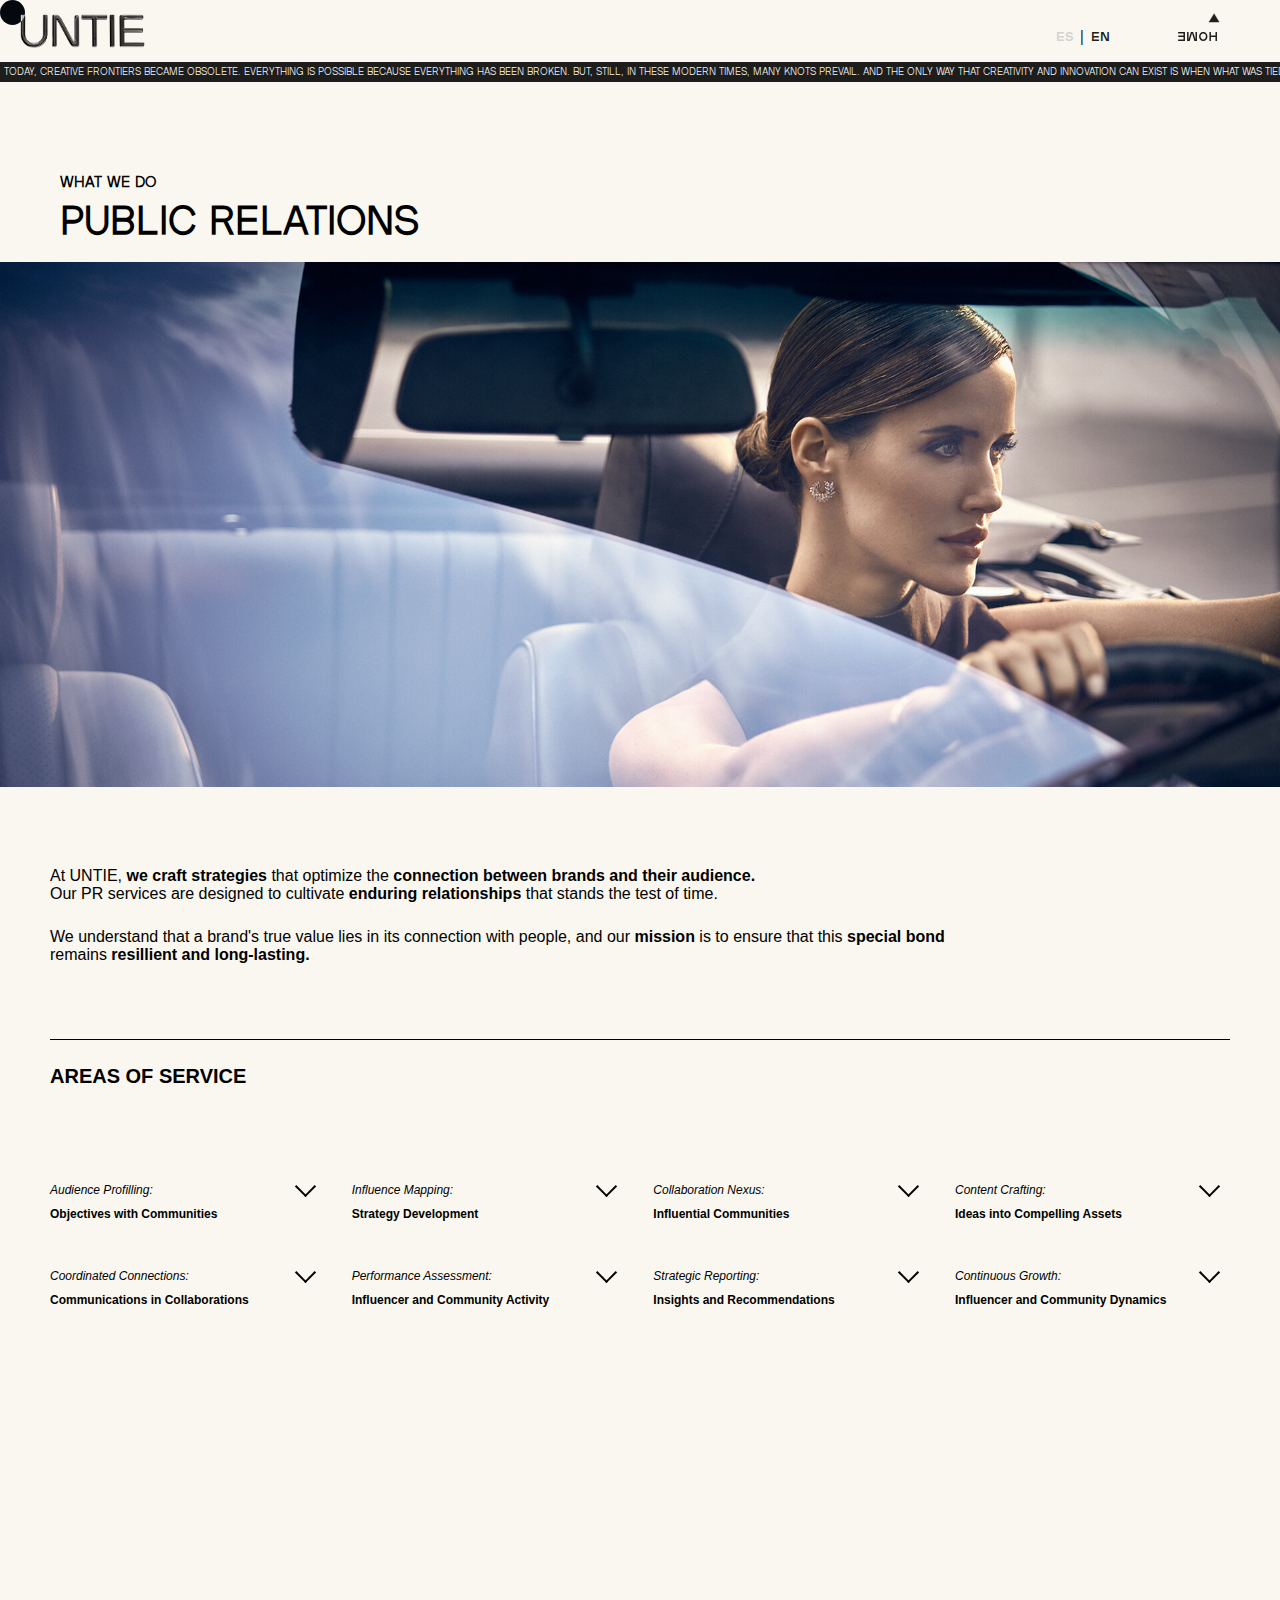
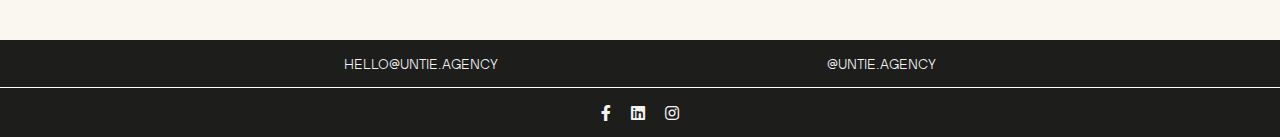
<file: SERVICES/publicrelations.html>
<!DOCTYPE html>
<html lang="en">
  <head>
    <meta charset="UTF-8" />
    <meta name="viewport" content="width=device-width, initial-scale=1.0" />
    <meta
      name="description"
      content="Discover how our talent management and creative consulting firm helps drive the success of your business. We offer innovative and strategic solutions to enhance your brand, develop exceptional talent, and achieve outstanding results. Contact us today and find out how we can take your organization to the next level!"
    />
    <title>UNTIE.AGENCY | Talent Management & Creative Consulting Firm</title>
    <link rel="icon" href="/LOGO/UNTIE_LOGO 16px 300dpi-05.png" />
    <link rel="stylesheet" href="index.css" />
    <link
      rel="stylesheet"
      href="https://cdnjs.cloudflare.com/ajax/libs/font-awesome/5.15.3/css/all.min.css"
      integrity="sha512-..."
      crossorigin="anonymous"
      referrerpolicy="no-referrer"
    />
    <script src="https://code.jquery.com/jquery-3.6.0.min.js"></script>
  </head>
  <body>
    <div id="custom-mouse"></div>
    <div class="main-section">
      <!-- nav -->
      <nav id="nav">
        <div class="navbar">
          <div id="logo-container">
            <div id="logo1">
              <a href="index.html"
                ><img class="logo-img-1"
                  src="/LOGO/LOGOnav-UN.png"
                  width= "60px"
                  height= "35,55px"
                  alt=""
                  srcset=""
                  class="clickable"
              /></a>
            </div>
            <div id="logo2">
              <a href="index.html"
                ><img class="logo-img-2"
                  src="/LOGO/LOGOnav-TIE.png"
                  width="71px"
                  height="35,86px"
                  alt=""
                  srcset=""
                  class="clickable"
              /></a>
            </div>
          </div>
          <div class="nav-buttons">
            <div class="language-button-container">
              <button class="language-button">
                <a href="#" class="language-es clickable inactive-language"
                  >ES</a
                >
              </button>
              <span class="language-button-span">|</span>
              <button class="language-button">
                <a href="#" class="language-en clickable active-language">EN</a>
              </button>
            </div>
            <div class="toggle-button-container">
              <button class="hamburger-button" id="toggleButton">
                <span class="hamburger-button-triangle clickable"> ▼</span>

                <span class="hamburger-button-agency clickable"> HOME </span>
              </button>
            </div>
          </div>
        </div>
      </nav>
      <div id="overlay">
        <div class="nav-menu">
          <div id="nav-content">
            <ul>
              <li class="nav-menu-b">
                <a href="/index.html#second-section"
                  ><p class="hover-effect clickable">ABOUT</p></a
                >
              </li>
              <li class="nav-menu-b" id="what-we-do">
                <a href="/index.html#what-we-do-section"
                  ><p class="hover-effect clickable">WHAT WE DO</p></a
                >
              </li>

              <li class="nav-menu-a">
                <a href="/SERVICES/talentmanagement.html"
                  ><p class="hover-effect clickable">TALENT MANAGEMENT</p></a
                >
              </li>
              <li class="nav-menu-a">
                <a href="/SERVICES/strategy.html"
                  ><p class="hover-effect clickable">STRATEGY</p></a
                >
              </li>
              <li class="nav-menu-a">
                <a href="/SERVICES/branding.html"
                  ><p class="hover-effect clickable">BRANDING</p></a
                >
              </li>
              <li class="nav-menu-a">
                <a href="/SERVICES/digital.html"
                  ><p class="hover-effect clickable">DIGITAL</p></a
                >
              </li>
              <li class="nav-menu-a">
                <a href="/SERVICES/contentproduction.html"
                  ><p class="hover-effect clickable">CONTENT PRODUCTION</p></a
                >
              </li>
              <li class="nav-menu-a">
                <a href="/SERVICES/publicrelations.html"
                  ><p class="hover-effect clickable">PUBLIC RELATIONS</p></a
                >
              </li>
              <li class="nav-menu-b">
                <a href="/index.html#talents"
                  ><p class="hover-effect clickable">TALENTS</p></a
                >
              </li>

              <li class="nav-menu-b">
                <a href="/index.html#cases-section"
                  ><p class="hover-effect clickable">CASES</p></a
                >
              </li>
              <!-- <li class="nav-menu-b">
                <a href="/index.html#team-section"
                  ><p class="hover-effect clickable">OUR TEAM</p></a
                >
              </li> -->
              <li class="nav-menu-b">
                <a href="/index.html#work-with-us"
                  ><p class="hover-effect clickable">WORK WITH US</p></a
                >
              </li>
            </ul>
          </div>
        </div>
      </div>
      <!-- text-bar -->

      <div class="textbar" data-speed="10">
        <div class="textbar-text">
          Today, creative frontiers became obsolete. Everything is possible
          because everything has been broken. But, still, in these modern times,
          many knots prevail. And the only way that creativity and innovation
          can exist is when what was tied becomes untied. WE ARE HERE TO UNTIE
          CONCEPT. WE ARE HERE TO UNTIE REALITY. WE ARE HERE TO UNTIE THE WORLD.
          Today, creative frontiers became obsolete. Everything is possible
          because everything has been broken. But, still, in these modern times,
          many knots prevail. And the only way that creativity and innovation
          can exist is when what was tied becomes untied. WE ARE HERE TO UNTIE
          CONCEPT. WE ARE HERE TO UNTIE REALITY. WE ARE HERE TO UNTIE THE WORLD.
        </div>
      </div>
    </div>

    <!-- third-section -->

    <div id="third-section" class="services-section">
      <div class="services-main">
        <h6 class="services-main-subtitle">WHAT WE DO</h6>
        <h1 class="services-main-title">PUBLIC RELATIONS</h1>
      </div>
      <div class="services-carousel-container">
        <div class="services-carousel">
          <div class="services-carousel-slide">
            <div class="services-photo services-photo6"></div>
          </div>
          <!-- <div class="services-carousel-slide">
            <div class="services-photo services-photo2"></div>
          </div>
          <div class="services-carousel-slide">
            <div class="services-photo services-photo3"></div>
          </div> -->
          <!-- Agrega más divs .services-carousel-slide para más imágenes -->
        </div>
        <!-- <div class="indicators clickable">
          <div class="indicator"></div>
          <div class="indicator"></div>
          <div class="indicator"></div>
         
        </div> -->
      </div>
      <div class="services-paragraph">
        <p class="services-p">
          At UNTIE,
          <span class="services-p-bold">we craft strategies</span>
          that optimize the
          <span class="services-p-bold"
            >connection between brands and their
            audience. <br>
          </span>
          Our PR services are designed to cultivate
          <span class="services-p-bold">enduring relationships</span> that
          stands the test of time.
        </p>
        <p class="services-p">
          We understand that a brand's true value lies in its connection with
          people, and our <span class="services-p-bold">mission</span> is to
          ensure that this <span class="services-p-bold">special bond</span>
          <br />
          remains
          <span class="services-p-bold">resillient and long-lasting.</span>
        </p>
      </div>
      <div class="services-content">
        <h2 class="services-content-title">AREAS OF SERVICE</h2>
        <div class="services-content-container">
          <div class="services-column">
            <p class="services-column-title">
              <em>Audience Profilling:</em>
            </p>
            <p class="services-column-subtitle">
              Objectives with Communities
            </p>
            <div class="arrow1 team-button clickable" id="mostrar-boton"></div>
            <div class="services-hide">
              <p class="services-column-paragraph">
                We pinpoint and define
                <span class="services-p-bold"
                  >your brand's target<br />
                  audiences and objectives,
                </span>
                aligning them with <br />
                relevant individuals and communities, including <br />
                industry-specific networks, online forums <br />
                professional associations, potential partners, <br />
                employees, and customers.
              </p>
            </div>
          </div>
          <div class="services-column">
            <p class="services-column-title"><em>Influence Mapping:</em></p>
            <p class="services-column-subtitle">
              Strategy Development
            </p>
            <div class="arrow1 team-button clickable" id="mostrar-boton"></div>
            <div class="services-hide">
              <p class="services-column-paragraph">
                Our approach involves crafting a
                <span class="services-p-bold"
                  >comprehensive<br />
                  strategy</span
                >
                to <span class="services-p-bold">connect</span> your brand
                <span class="services-p-bold"
                  >with influential <br />individuals or organizations.</span
                >
                We conduct <br />
                in-depth research to identify influencers based on <br />
                predefined criteria, ensuring a seamless fit between <br />
                influencer and brand.
              </p>
            </div>
          </div>

          <div class="services-column">
            <p class="services-column-title"><em>Collaboration Nexus:</em></p>
            <p class="services-column-subtitle">
              Influential Communities
            </p>
            <div class="arrow1 team-button clickable" id="mostrar-boton"></div>
            <div class="services-hide">
              <p class="services-column-paragraph">
                We <span class="services-p-bold">proactively reach</span> out to
                the identified individuals <br />
                or communities, enticing them to become part of the <br />
                brand's universe.
                <span class="services-p-bold"
                  >Our team negotiates cooperation <br />agreements and
                  contracts,</span
                >
                handling all influencer <br />
                related activites, including communication, timelines,<br />and
                budgets.
              </p>
            </div>
          </div>
          <div class="services-column">
            <p class="services-column-title">
              <em>Content Crafting:</em>
            </p>
            <p class="services-column-subtitle">
              Ideas into Compelling Assets
            </p>
            <div class="arrow1 team-button clickable" id="mostrar-boton"></div>
            <div class="services-hide">
              <p class="services-column-paragraph">
                Ideas are transformed into action through <br />
                meticulously crafted
                <span class="services-p-bold">content briefings</span> across
                <br />
                <span class="services-p-bold">key media channels.</span> Our
                focus on brand <br />
                alignment and authentic content ensures <br />
                the creation of professional,
                <span class="services-p-bold">engaging assets.</span>
              </p>
            </div>
          </div>
        </div>
        <div class="services-content-container">
          <div class="services-column">
            <p class="services-column-title">
              <em>Coordinated Connections:</em>
            </p>
            <p class="services-column-subtitle">
              Communications in Collaborations
            </p>
            <div class="arrow1 team-button clickable" id="mostrar-boton"></div>
            <div class="services-hide">
              <p class="services-column-paragraph">
                <span class="services-p-bold"
                  >We manage ongoing communication</span
                >
                and <br />
                coordination between all involved parties <br />
                throughout the collaboration period.
                <span class="services-p-bold"
                  >We also <br />
                  monitor campaign goals,</span
                >
                status updates, <br />
                and budget management.
              </p>
            </div>
          </div>
          <div class="services-column">
            <p class="services-column-title">
              <em>Performance Assessment:</em>
            </p>
            <p class="services-column-subtitle">
              Influencer and Community Activity
            </p>
            <div class="arrow1 team-button clickable" id="mostrar-boton"></div>
            <div class="services-hide">
              <p class="services-column-paragraph">
                Our process includes a
                <span class="services-p-bold">thorough evaluation</span> of
                <br />
                <span class="services-p-bold"
                  >influencer or community activity.</span
                >
                We gather <br />
                insights from them and utilize analityc tools <br />
                to create a performance overview, assesing <br />relevant Key
                Performance indicators (KPIs).
              </p>
            </div>
          </div>
          <div class="services-column">
            <p class="services-column-title"><em>Strategic Reporting:</em></p>
            <p class="services-column-subtitle">
              Insights and Recommendations
            </p>
            <div class="arrow1 team-button clickable" id="mostrar-boton"></div>
            <div class="services-hide">
              <p class="services-column-paragraph">
                We believe in transparency and accountability. <br />
                Our team provides detailed reports that outline <br />
                the performance of influencer and community <br />
                collaborations. These reports include actionable <br />
                insights and recommendations to further enhance <br />
                your brand's outreach, engagement, and overall <br />
                impact in your target audience and communities.
              </p>
            </div>
          </div>
          <div class="services-column">
            <p class="services-column-title"><em>Continuous Growth:</em></p>
            <p class="services-column-subtitle">
              Influencer and Community Dynamics
            </p>
            <div class="arrow1 team-button clickable" id="mostrar-boton"></div>
            <div class="services-hide">
              <p class="services-column-paragraph">
                Influencer and community dynamics can evolve, <br />
                and we're here to adapt with them. Our approach <br />
                includes ongoing monitoring and adjustments <br />
                to ensure that your brand continues to build strong <br />
                relationships and connections with influencers and
                <br />communities. We proactively adapt strategies to align
                <br />
                with changing trends and preferences.
              </p>
            </div>
          </div>
        </div>
      </div>
    </div>
    <div class="space-section2"></div>
    <!-- work-with-us -->

    <footer id="work-with-us">
      <div class="footer-mid">
        <p>HELLO@UNTIE.AGENCY</p>
        <p>@UNTIE.AGENCY</p>
      </div>
      <div class="footer-icons">
        <ul class="icons">
          <li>
            <a href="#" target="_blank"><i class="fab fa-facebook-f"></i></a>
          </li>
          <li>
            <a href="https://www.linkedin.com/company/mb1to1/" target="_blank"><i class="fab fa-linkedin"></i></a>
          </li>
          <li>
            <a href="https://www.instagram.com/untie.agency/" target="_blank"
              ><i class="fab fa-instagram"></i
            ></a>
          </li>
        </ul>
      </div>
    </footer>
    <script src="index.js"></script>
  </body>
</html>
</file>
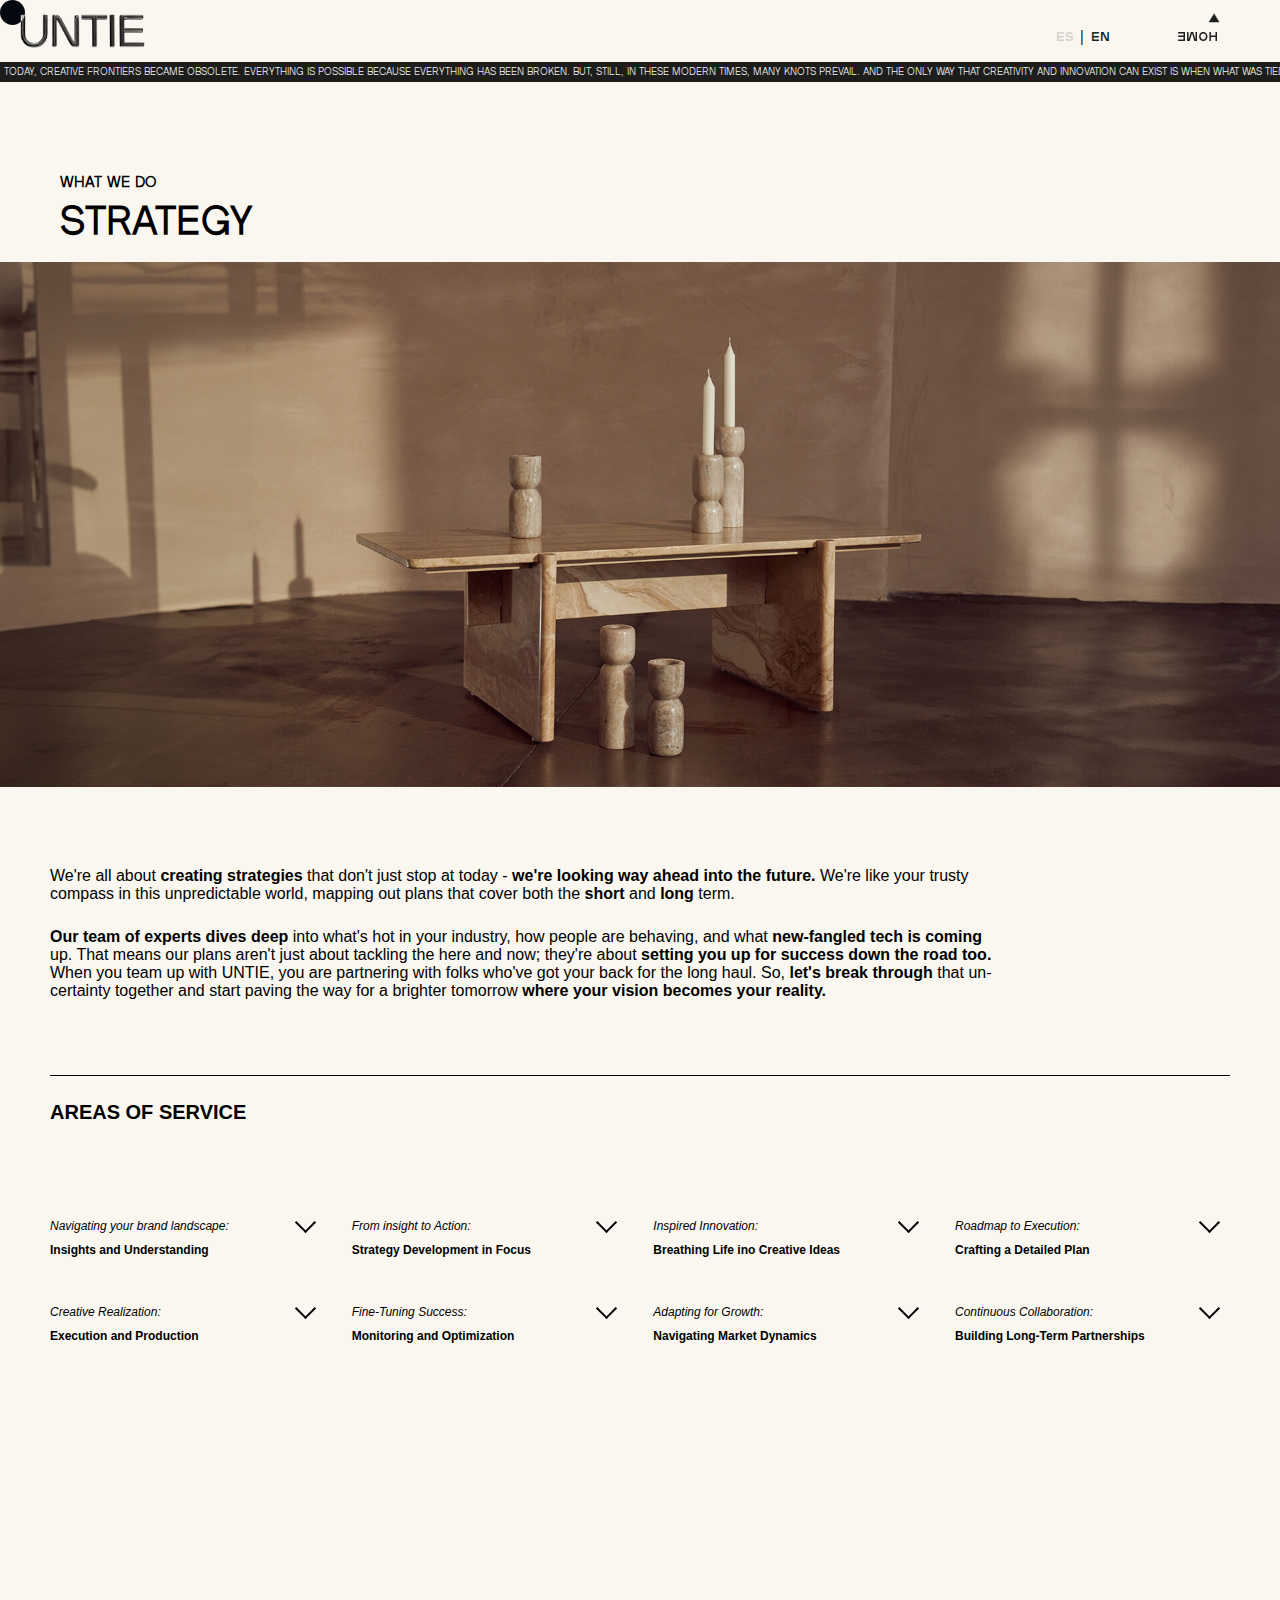
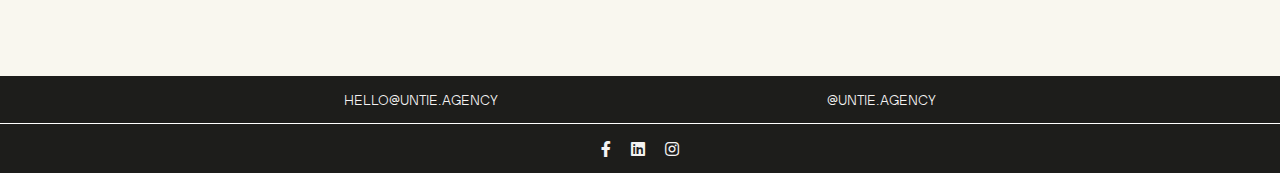
<file: SERVICES/strategy.html>
<!DOCTYPE html>
<html lang="en">
  <head>
    <meta charset="UTF-8" />
    <meta name="viewport" content="width=device-width, initial-scale=1.0" />
    <meta
      name="description"
      content="Discover how our talent management and creative consulting firm helps drive the success of your business. We offer innovative and strategic solutions to enhance your brand, develop exceptional talent, and achieve outstanding results. Contact us today and find out how we can take your organization to the next level!"
    />
    <title>UNTIE.AGENCY | Talent Management & Creative Consulting Firm</title>
    <link rel="icon" href="/LOGO/UNTIE_LOGO 16px 300dpi-05.png" />
    <link rel="stylesheet" href="index.css" />
    <link
      rel="stylesheet"
      href="https://cdnjs.cloudflare.com/ajax/libs/font-awesome/5.15.3/css/all.min.css"
      integrity="sha512-..."
      crossorigin="anonymous"
      referrerpolicy="no-referrer"
    />
    <script src="https://code.jquery.com/jquery-3.6.0.min.js"></script>
  </head>
  <body>
    <div id="custom-mouse"></div>
    <div class="main-section">
      <!-- nav -->
      <nav id="nav">
        <div class="navbar">
          <div id="logo-container">
            <div id="logo1">
              <a href="index.html"
                ><img class="logo-img-1"
                  src="/LOGO/LOGOnav-UN.png"
                  width= "60px"
                  height= "35,55px"
                  alt=""
                  srcset=""
                  class="clickable"
              /></a>
            </div>
            <div id="logo2">
              <a href="index.html"
                ><img class="logo-img-2"
                  src="/LOGO/LOGOnav-TIE.png"
                  width="71px"
                  height="35,86px"
                  alt=""
                  srcset=""
                  class="clickable"
              /></a>
            </div>
          </div>
          <div class="nav-buttons">
            <div class="language-button-container">
              <button class="language-button">
                <a href="#" class="language-es clickable inactive-language"
                  >ES</a
                >
              </button>
              <span class="language-button-span">|</span>
              <button class="language-button">
                <a href="#" class="language-en clickable active-language">EN</a>
              </button>
            </div>
            <div class="toggle-button-container">
              <button class="hamburger-button" id="toggleButton">
                <span class="hamburger-button-triangle clickable"> ▼</span>

                <span class="hamburger-button-agency clickable"> HOME </span>
              </button>
            </div>
          </div>
        </div>
      </nav>
      <div id="overlay">
        <div class="nav-menu">
          <div id="nav-content">
            <ul>
              <li class="nav-menu-b">
                <a href="/index.html#second-section"
                  ><p class="hover-effect clickable">ABOUT</p></a
                >
              </li>
              <li class="nav-menu-b" id="what-we-do">
                <a href="/index.html#what-we-do-section"
                  ><p class="hover-effect clickable">WHAT WE DO</p></a
                >
              </li>

              <li class="nav-menu-a">
                <a href="/SERVICES/talentmanagement.html"
                  ><p class="hover-effect clickable">TALENT MANAGEMENT</p></a
                >
              </li>
              <li class="nav-menu-a">
                <a href="/SERVICES/strategy.html"
                  ><p class="hover-effect clickable">STRATEGY</p></a
                >
              </li>
              <li class="nav-menu-a">
                <a href="/SERVICES/branding.html"
                  ><p class="hover-effect clickable">BRANDING</p></a
                >
              </li>
              <li class="nav-menu-a">
                <a href="/SERVICES/digital.html"
                  ><p class="hover-effect clickable">DIGITAL</p></a
                >
              </li>
              <li class="nav-menu-a">
                <a href="/SERVICES/contentproduction.html"
                  ><p class="hover-effect clickable">CONTENT PRODUCTION</p></a
                >
              </li>
              <li class="nav-menu-a">
                <a href="/SERVICES/publicrelations.html"
                  ><p class="hover-effect clickable">PUBLIC RELATIONS</p></a
                >
              </li>
              <li class="nav-menu-b">
                <a href="/index.html#talents"
                  ><p class="hover-effect clickable">TALENTS</p></a
                >
              </li>

              <li class="nav-menu-b">
                <a href="/index.html#cases-section"
                  ><p class="hover-effect clickable">CASES</p></a
                >
              </li>
              <!-- <li class="nav-menu-b">
                <a href="/index.html#team-section"
                  ><p class="hover-effect clickable">OUR TEAM</p></a
                >
              </li> -->
              <li class="nav-menu-b">
                <a href="/index.html#work-with-us"
                  ><p class="hover-effect clickable">WORK WITH US</p></a
                >
              </li>
            </ul>
          </div>
        </div>
      </div>
      <!-- text-bar -->

      <div class="textbar" data-speed="10">
        <div class="textbar-text">
          Today, creative frontiers became obsolete. Everything is possible
          because everything has been broken. But, still, in these modern times,
          many knots prevail. And the only way that creativity and innovation
          can exist is when what was tied becomes untied. WE ARE HERE TO UNTIE
          CONCEPT. WE ARE HERE TO UNTIE REALITY. WE ARE HERE TO UNTIE THE WORLD.
          Today, creative frontiers became obsolete. Everything is possible
          because everything has been broken. But, still, in these modern times,
          many knots prevail. And the only way that creativity and innovation
          can exist is when what was tied becomes untied. WE ARE HERE TO UNTIE
          CONCEPT. WE ARE HERE TO UNTIE REALITY. WE ARE HERE TO UNTIE THE WORLD.
        </div>
      </div>
    </div>

    <!-- third-section -->

    <div id="third-section" class="services-section">
      <div class="services-main">
        <h6 class="services-main-subtitle">WHAT WE DO</h6>
        <h1 class="services-main-title">STRATEGY</h1>
      </div>
      <div class="services-carousel-container">
        <div class="services-carousel">
          <div class="services-carousel-slide">
            <div class="services-photo services-photo2"></div>
          </div>
          <!-- <div class="services-carousel-slide">
            <div class="services-photo services-photo2"></div>
          </div>
          <div class="services-carousel-slide">
            <div class="services-photo services-photo3"></div>
          </div> -->
          <!-- Agrega más divs .services-carousel-slide para más imágenes -->
        </div>
        <!-- <div class="indicators clickable">
          <div class="indicator"></div>
          <div class="indicator"></div>
          <div class="indicator"></div>
          
        </div> -->
      </div>
      <div class="services-paragraph">
        <p class="services-p">
          We're all about
          <span class="services-p-bold">creating strategies</span> that don't
          just stop at today -
          <span class="services-p-bold"
            >we're looking way ahead into the future.</span
          >
          We're like your trusty <br />
          compass in this unpredictable world, mapping out plans that cover both
          the <span class="services-p-bold">short </span> and
          <span class="services-p-bold">long</span> term.
        </p>
        <p class="services-p">
          <span class="services-p-bold">Our team of experts dives deep</span>
          into what's hot in your industry, how people are behaving, and what
          <span class="services-p-bold"> new-fangled tech is coming</span>
          <br />up. That means our plans aren't just about tackling the here and
          now; they're about
          <span class="services-p-bold"
            >setting you up for success down the road too.</span
          ><br />
          When you team up with UNTIE, you are partnering with folks who've got
          your back for the long haul. So,
          <span class="services-p-bold">let's break through</span> that un-<br />certainty
          together and start paving the way for a brighter tomorrow
          <span class="services-p-bold"
            >where your vision becomes your reality.</span
          >
        </p>
      </div>
      <div class="services-content">
        <h2 class="services-content-title">AREAS OF SERVICE</h2>
        <div class="services-content-container">
          <div class="services-column">
            <p class="services-column-title">
              <em>Navigating your brand landscape:</em>
            </p>
            <p class="services-column-subtitle">Insights and Understanding</p>
            <div class="arrow1 team-button clickable" id="mostrar-boton"></div>
            <div class="services-hide">
              <p class="services-column-paragraph">
                We delve into your aspirations, challenges, and <br />
                existing marketing strategies to comprehend your <br />
                brand. in-depth market research offers insights into <br />
                your target audience, industry, competitor tactics, <br />
                and consumer behavior, uncovering innovative <br />
                angles
              </p>
            </div>
          </div>
          <div class="services-column">
            <p class="services-column-title">
              <em>From insight to Action:</em>
            </p>
            <p class="services-column-subtitle">
              Strategy Development in Focus
            </p>
            <div class="arrow1 team-button clickable" id="mostrar-boton"></div>
            <div class="services-hide">
              <p class="services-column-paragraph">
                Informed by research, we tailor a unique strategy <br />
                aligning with your goals and specific needs.<br />
                It encompasses positioning, branding, messaging, <br />
                audience identification, and key performance indicators <br />
                for measurable success.
              </p>
            </div>
          </div>
          <div class="services-column">
            <p class="services-column-title"><em>Inspired Innovation:</em></p>
            <p class="services-column-subtitle">
              Breathing Life ino Creative Ideas
            </p>
            <div class="arrow1 team-button clickable" id="mostrar-boton"></div>
            <div class="services-hide">
              <p class="services-column-paragraph">
                We encapsulate your brand's essence with a<br />personalized,
                comprehensive concept. We outline <br />
                steps to realize your goals and resonate <br />
                with your audience, infusing innovative ideas <br />
                bring your vision to life.
              </p>
            </div>
          </div>
          <div class="services-column">
            <p class="services-column-title">
              <em>Roadmap to Execution:</em>
            </p>
            <p class="services-column-subtitle">Crafting a Detailed Plan</p>
            <div class="arrow1 team-button clickable" id="mostrar-boton"></div>
            <div class="services-hide">
              <p class="services-column-paragraph">
                Upon finalizing the strategy and creative concepts, <br />
                we furnish a meticulous implementation plan. It <br />
                details activities, timelines, resources, and budgets <br />
                required for effective execution.
              </p>
            </div>
          </div>
        </div>
        <div class="services-content-container">
          <div class="services-column">
            <p class="services-column-title"><em>Creative Realization:</em></p>
            <p class="services-column-subtitle">Execution and Production</p>
            <div class="arrow1 team-button clickable" id="mostrar-boton"></div>
            <div class="services-hide">
              <p class="services-column-paragraph">
                We breathe life into your strategy by executing <br />
                planned activities, which may involve creating <br />
                various marketing collateral including <br />
                (re)branding, campaigns, and creative deliverables.
              </p>
            </div>
          </div>
          <div class="services-column">
            <p class="services-column-title"><em>Fine-Tuning Success:</em></p>
            <p class="services-column-subtitle">Monitoring and Optimization</p>
            <div class="arrow1 team-button clickable" id="mostrar-boton"></div>
            <div class="services-hide">
              <p class="services-column-paragraph">
                Throughout execution, we vigilantly monitor strategy <br />
                performance, analyzing data to pinpoint areas for <br />
                improvement. We adapt, optimize, and fine-tune <br />
                ongoing efforts to maximize results.
              </p>
            </div>
          </div>
          <div class="services-column">
            <p class="services-column-title"><em>Adapting for Growth:</em></p>
            <p class="services-column-subtitle">Navigating Market Dynamics</p>
            <div class="arrow1 team-button clickable" id="mostrar-boton"></div>
            <div class="services-hide">
              <p class="services-column-paragraph">
                Our commitment extends beyond initial consulting. We <br />
                provide ongoing support for sustained brand success, <br />
                offering consulting, creative services, and adaptable <br />
                strategies to navigate market shifts and seize growth <br />
                opportunities.
              </p>
            </div>
          </div>
          <div class="services-column">
            <p class="services-column-title">
              <em>Continuous Collaboration:</em>
            </p>
            <p class="services-column-subtitle">
              Building Long-Term Partnerships
            </p>
            <div class="arrow1 team-button clickable" id="mostrar-boton"></div>
            <div class="services-hide">
              <p class="services-column-paragraph">
                We believe that success is an ongoing journey. <br />
                Our commitment to your brand extends beyond <br />
                individual projects. We value long-term partnerships <br />
                and are dedicated to working closely with you <br />
                to ensure that your brand continues to thrive. <br />
                Through regular communication, strategy updates, <br />
                and collaborative efforts, we'll adapt to your <br />
                evolving needs, seize new opportunities, and tackle <br />
                challenges together to achieve lasting success.
              </p>
            </div>
          </div>
        </div>
      </div>
    </div>
    <div class="space-section2"></div>
    <!-- work-with-us -->

    <footer id="work-with-us">
      <div class="footer-mid">
        <p>HELLO@UNTIE.AGENCY</p>
        <p>@UNTIE.AGENCY</p>
      </div>
      <div class="footer-icons">
        <ul class="icons">
          <li>
            <a href="#" target="_blank"><i class="fab fa-facebook-f"></i></a>
          </li>
          <li>
            <a href="https://www.linkedin.com/company/mb1to1/" target="_blank"><i class="fab fa-linkedin"></i></a>
          </li>
          <li>
            <a href="https://www.instagram.com/untie.agency/" target="_blank"
              ><i class="fab fa-instagram"></i
            ></a>
          </li>
        </ul>
      </div>
    </footer>
    <script src="index.js"></script>
  </body>
</html>
</file>
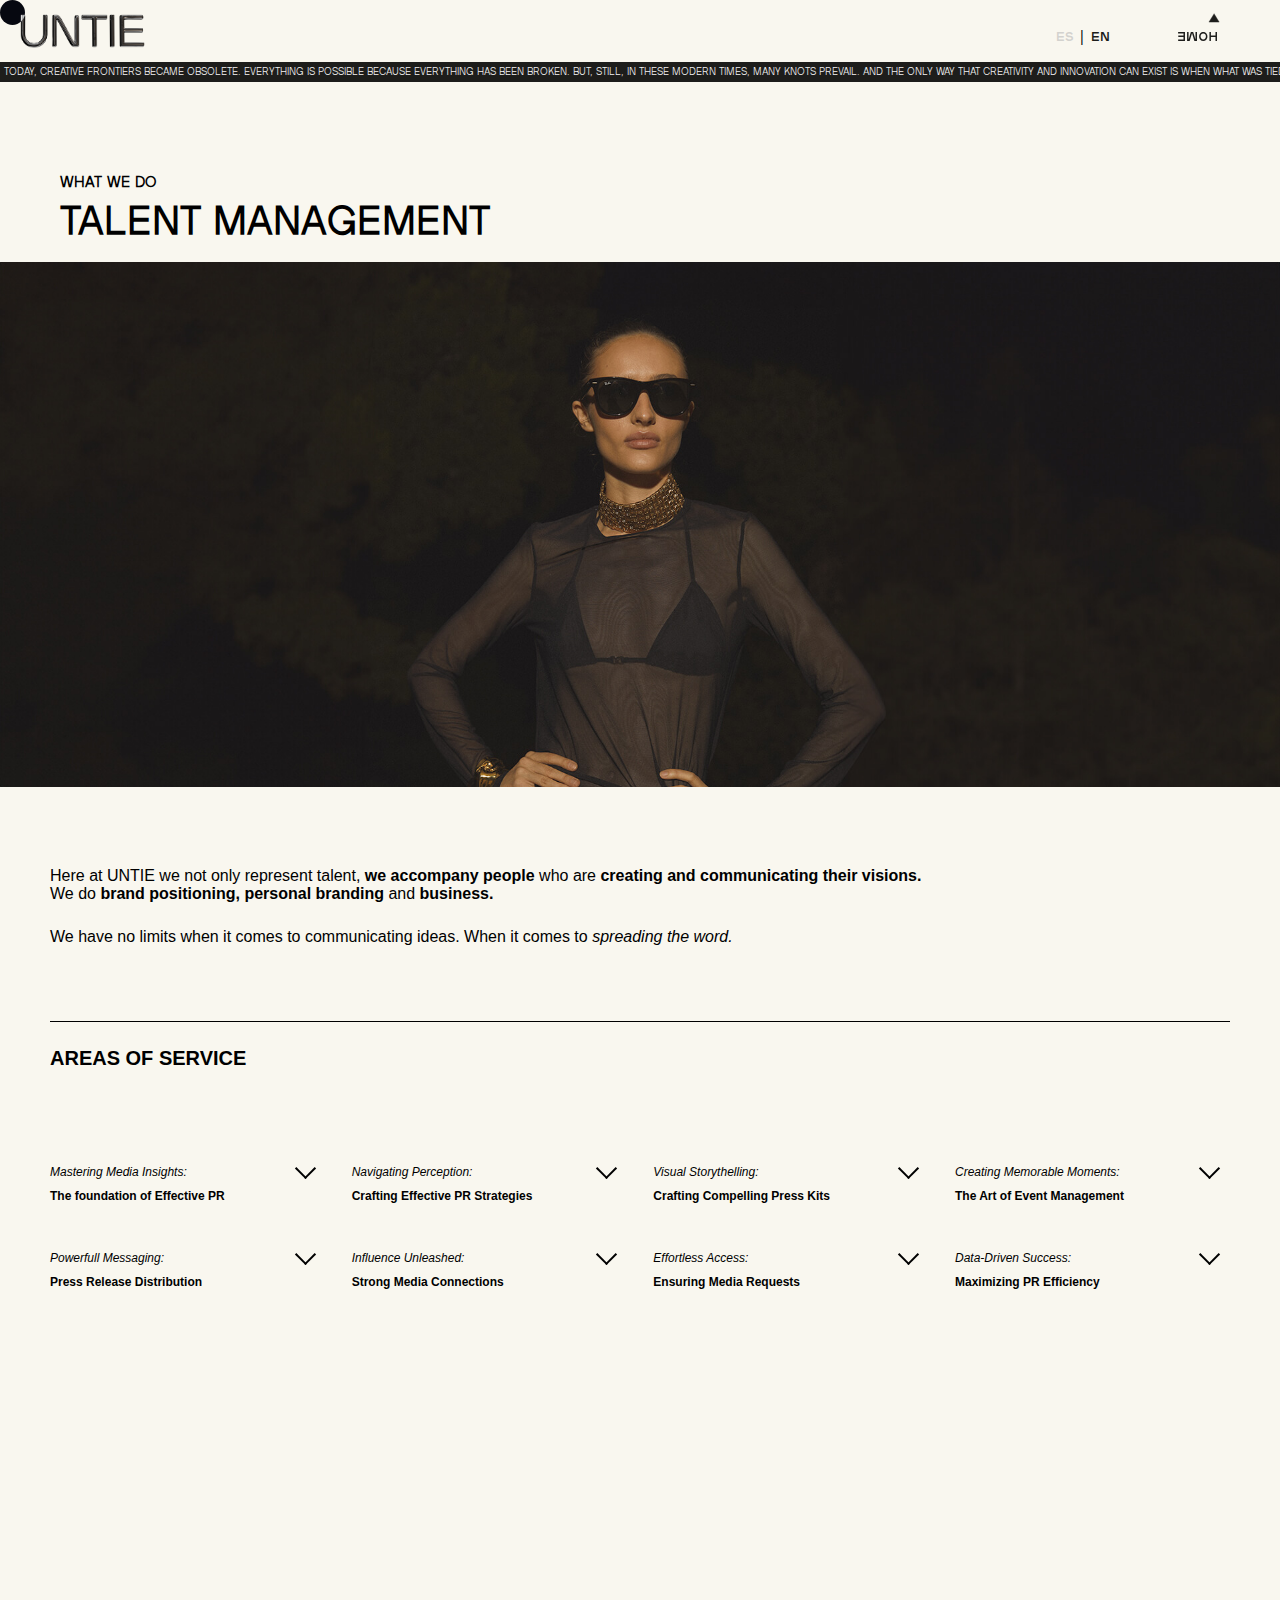
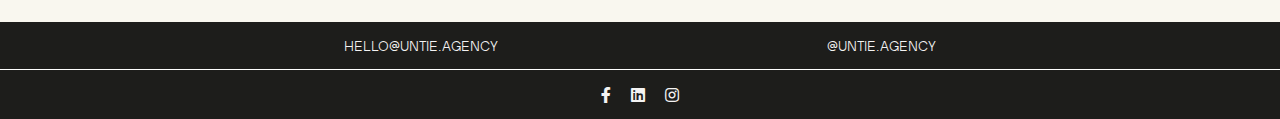
<file: SERVICES/talentmanagement.html>
<!DOCTYPE html>
<html lang="en">
  <head>
    <meta charset="UTF-8" />
    <meta name="viewport" content="width=device-width, initial-scale=1.0" />
    <meta
      name="description"
      content="Discover how our talent management and creative consulting firm helps drive the success of your business. We offer innovative and strategic solutions to enhance your brand, develop exceptional talent, and achieve outstanding results. Contact us today and find out how we can take your organization to the next level!"
    />
    <title>UNTIE.AGENCY | Talent Management & Creative Consulting Firm</title>
    <link rel="icon" href="/LOGO/UNTIE_LOGO 16px 300dpi-05.png" />
    <link rel="stylesheet" href="index.css" />
    <link
      rel="stylesheet"
      href="https://cdnjs.cloudflare.com/ajax/libs/font-awesome/5.15.3/css/all.min.css"
      integrity="sha512-..."
      crossorigin="anonymous"
      referrerpolicy="no-referrer"
    />
    <script src="https://code.jquery.com/jquery-3.6.0.min.js"></script>
  </head>
  <body>
    <div id="custom-mouse"></div>
    <div class="main-section">
      <!-- nav -->
      <nav id="nav">
        <div class="navbar">
          <div id="logo-container">
            <div id="logo1">
              <a href="index.html"
                ><img class="logo-img-1"
                  src="/LOGO/LOGOnav-UN.png"
                  width= "60px"
                  height= "35,55px"
                  alt=""
                  srcset=""
                  class="clickable"
              /></a>
            </div>
            <div id="logo2">
              <a href="index.html"
                ><img class="logo-img-2"
                  src="/LOGO/LOGOnav-TIE.png"
                  width="71px"
                  height="35,86px"
                  alt=""
                  srcset=""
                  class="clickable"
              /></a>
            </div>
          </div>
          <div class="nav-buttons">
            <div class="language-button-container">
              <button class="language-button">
                <a href="#" class="language-es clickable inactive-language"
                  >ES</a
                >
              </button>
              <span class="language-button-span">|</span>
              <button class="language-button">
                <a href="#" class="language-en clickable active-language">EN</a>
              </button>
            </div>
            <div class="toggle-button-container">
              <button class="hamburger-button" id="toggleButton">
                <span class="hamburger-button-triangle clickable"> ▼</span>

                <span class="hamburger-button-agency clickable"> HOME </span>
              </button>
            </div>
          </div>
        </div>
      </nav>
      <div id="overlay">
        <div class="nav-menu">
          <div id="nav-content">
            <ul>
              <li class="nav-menu-b">
                <a href="/index.html#second-section"
                  ><p class="hover-effect clickable">ABOUT</p></a
                >
              </li>
              <li class="nav-menu-b" id="what-we-do">
                <a href="/index.html#what-we-do-section"
                  ><p class="hover-effect clickable">WHAT WE DO</p></a
                >
              </li>

              <li class="nav-menu-a">
                <a href="/SERVICES/talentmanagement.html"
                  ><p class="hover-effect clickable">TALENT MANAGEMENT</p></a
                >
              </li>
              <li class="nav-menu-a">
                <a href="/SERVICES/strategy.html"
                  ><p class="hover-effect clickable">STRATEGY</p></a
                >
              </li>
              <li class="nav-menu-a">
                <a href="/SERVICES/branding.html"
                  ><p class="hover-effect clickable">BRANDING</p></a
                >
              </li>
              <li class="nav-menu-a">
                <a href="/SERVICES/digital.html"
                  ><p class="hover-effect clickable">DIGITAL</p></a
                >
              </li>
              <li class="nav-menu-a">
                <a href="/SERVICES/contentproduction.html"
                  ><p class="hover-effect clickable">CONTENT PRODUCTION</p></a
                >
              </li>
              <li class="nav-menu-a">
                <a href="/SERVICES/publicrelations.html"
                  ><p class="hover-effect clickable">PUBLIC RELATIONS</p></a
                >
              </li>
              <li class="nav-menu-b">
                <a href="/index.html#talents"
                  ><p class="hover-effect clickable">TALENTS</p></a
                >
              </li>

              <li class="nav-menu-b">
                <a href="/index.html#cases-section"
                  ><p class="hover-effect clickable">CASES</p></a
                >
              </li>
              <!-- <li class="nav-menu-b">
                <a href="/index.html#team-section"
                  ><p class="hover-effect clickable">OUR TEAM</p></a
                >
              </li> -->
              <li class="nav-menu-b">
                <a href="/index.html#work-with-us"
                  ><p class="hover-effect clickable">WORK WITH US</p></a
                >
              </li>
            </ul>
          </div>
        </div>
      </div>
      <!-- text-bar -->

      <div class="textbar" data-speed="10">
        <div class="textbar-text">
          Today, creative frontiers became obsolete. Everything is possible
          because everything has been broken. But, still, in these modern times,
          many knots prevail. And the only way that creativity and innovation
          can exist is when what was tied becomes untied. WE ARE HERE TO UNTIE
          CONCEPT. WE ARE HERE TO UNTIE REALITY. WE ARE HERE TO UNTIE THE WORLD.
          Today, creative frontiers became obsolete. Everything is possible
          because everything has been broken. But, still, in these modern times,
          many knots prevail. And the only way that creativity and innovation
          can exist is when what was tied becomes untied. WE ARE HERE TO UNTIE
          CONCEPT. WE ARE HERE TO UNTIE REALITY. WE ARE HERE TO UNTIE THE WORLD.
        </div>
      </div>
    </div>

    <!-- third-section -->

    <div id="third-section" class="services-section">
      <div class="services-main">
        <h6 class="services-main-subtitle">WHAT WE DO</h6>
        <h1 class="services-main-title">TALENT MANAGEMENT</h1>
      </div>

      <div class="services-carousel-container">
        <div class="services-carousel">
          <div class="services-carousel-slide">
            <div class="services-photo services-photo1"></div>
          </div>
          <!-- <div class="services-carousel-slide">
            <div class="services-photo services-photo2"></div>
          </div>
          <div class="services-carousel-slide">
            <div class="services-photo services-photo3"></div>
          </div> -->
          <!-- Agrega más divs .services-carousel-slide para más imágenes -->
        </div>
        <!-- <div class="indicators clickable">
          <div class="indicator"></div>
          <div class="indicator"></div>
          <div class="indicator"></div>
        
        </div> -->
      </div>

      <div class="services-paragraph">
        <p class="services-p">
          Here at UNTIE we not only represent talent,
          <span class="services-p-bold">we accompany people </span> who are
          <span class="services-p-bold"
            >creating and communicating their visions.
          </span>
          <br />
          We do
          <span class="services-p-bold"
            >brand positioning, personal branding</span
          >
          and <span class="services-p-bold">business.</span>
        </p>
        <p class="services-p">
          We have no limits when it comes to communicating ideas. When it comes to <em>spreading the word.</em>
        </p>
      </div>
      <div class="services-content">
        <h2 class="services-content-title">AREAS OF SERVICE</h2>
        <div class="services-content-container">
          <div class="services-column">
            <p class="services-column-title">
              <em>Mastering Media Insights:</em>
            </p>
            <p class="services-column-subtitle">
              The foundation of Effective PR
            </p>
            <div class="arrow1 team-button clickable" id="mostrar-boton"></div>
            <div class="services-hide">
              <p class="services-column-paragraph">
                We meticulously gather and assess information <br />
                from diverse media sources, unlocking
                <span class="services-p-bold"
                  >valuable <br />
                  insights</span
                >
                into public sentiment, industry trends, and <br />
                competitor actions. This informs our PR strategies <br />
                and tactics, ensuring we stay <em>ahead of the curve.</em>
              </p>
            </div>
          </div>
          <div class="services-column">
            <p class="services-column-title"><em>Navigating Perception:</em></p>
            <p class="services-column-subtitle">
              Crafting Effective PR Strategies
            </p>
            <div class="arrow1 team-button clickable" id="mostrar-boton"></div>
            <div class="services-hide">
              <p class="services-column-paragraph">
                Our experts chart the course for our PR activities, <br />
                strategically steering the ship. We craft comprehensive <br />

                <span class="services-p-bold"
                  >approaches that masterfully shape public perceptions.<br
                /></span>
                We set
                <span class="services-p-bold">clear objectives,</span> identify
                target audiences,<br />
                and recommend PR iniatives, such as media planning,<br />
                all while offering
                <span class="services-p-bold"
                  >invaluable advisory insights.</span
                >
              </p>
            </div>
          </div>
          <div class="services-column">
            <p class="services-column-title"><em>Visual Storythelling:</em></p>
            <p class="services-column-subtitle">
              Crafting Compelling Press Kits
            </p>
            <div class="arrow1 team-button clickable" id="mostrar-boton"></div>
            <div class="services-hide">
              <p class="services-column-paragraph">
                <span class="services-p-bold"
                  >We pride ourselves on designing visually <br />captivating PR
                  materials,</span
                >including press kits, <br />that effectively convey a brand's
                key messages.<br />
                These carefully curated presentations showcase <br />
                the brand's achievements, leaving an indelible <br />
                positive impression.
              </p>
            </div>
          </div>
          <div class="services-column">
            <p class="services-column-title">
              <em>Creating Memorable Moments:</em>
            </p>
            <p class="services-column-subtitle">The Art of Event Management</p>
            <div class="arrow1 team-button clickable" id="mostrar-boton"></div>
            <div class="services-hide">
              <p class="services-column-paragraph">
                <span class="services-p-bold"
                  >We excel at crafting event concepts</span
                >
                that make a
                <br />
                <span class="services-p-bold">lasting impact.</span> From
                meticulous planning to <br />
                flawless execution, we handle everything, whether <br />
                it's a press conference, product launch, or <br />corporate
                gathering.
                <span class="services-p-bold">Exceptional</span> guest relations
                are <br />
                always our priority.
              </p>
            </div>
          </div>
        </div>
        <div class="services-content-container">
          <div class="services-column">
            <p class="services-column-title"><em>Powerfull Messaging:</em></p>
            <p class="services-column-subtitle">
              Press Release Distribution
            </p>
            <div class="arrow1 team-button clickable" id="mostrar-boton"></div>
            <div class="services-hide">
              <p class="services-column-paragraph">
                Our press releases, Whether in newsletters,<br />
                press materials, or concise announcements, serve as potent
                <br />
                communication tools. They facilitate seamless <br />
                information exhange between our organization and the <br />
                media, ensuring our messages resonate powerfully.
              </p>
            </div>
          </div>
          <div class="services-column">
            <p class="services-column-title"><em>Influence Unleashed:</em></p>
            <p class="services-column-subtitle">
              Strong Media Connections
            </p>
            <div class="arrow1 team-button clickable" id="mostrar-boton"></div>
            <div class="services-hide">
              <p class="services-column-paragraph">
                Building and nurturing relationships with vital stakeholders
                <br />
                including journalists, influencers, and industry experts,<br />
                is our forte. Leveraging our extensive network <br />
                and longstanding connections, we provide invaluable <br />
                access to influential contacts, enhancing media coverage <br />
                and visibility.
              </p>
            </div>
          </div>
          <div class="services-column">
            <p class="services-column-title"><em>Effortless Access:</em></p>
            <p class="services-column-subtitle">
              Ensuring Media Requests
            </p>
            <div class="arrow1 team-button clickable" id="mostrar-boton"></div>
            <div class="services-hide">
              <p class="services-column-paragraph">
                Our unwavering support for PR activities includes <br />
                handling press inquiries and requests, expertly <br />
                managing logistics, and overseeing the distribution <br />
                of product samples to the media, ensuring a <br />seamless
                experience.
              </p>
            </div>
          </div>
          <div class="services-column">
            <div class="team-button">
              <p class="services-column-title"><em>Data-Driven Success:</em></p>
              <p class="services-column-subtitle">
                Maximizing PR Efficiency
              </p>
              <div
                class="arrow1 team-button clickable"
                id="mostrar-boton"
              ></div>
            </div>
            <div class="services-hide">
              <p class="services-column-paragraph">
                Our commitment to excellence extends to <br />continuously
                tracking the performance and impact of <br />
                PR activities, both online and offline. We diligently <br />
                monitor press clippings, assess campaign reach <br />
                and effectiveness, and use data-driven insights to <br />
                make informed adjustments for ongoing improvement. <br />
                Your success is our driving force.
              </p>
            </div>
          </div>
        </div>
      </div>
    </div>
    <div class="space-section2"></div>
    <!-- work-with-us -->

    <footer id="work-with-us">
      <div class="footer-mid">
        <p>HELLO@UNTIE.AGENCY</p>
        <p>@UNTIE.AGENCY</p>
      </div>
      <div class="footer-icons">
        <ul class="icons">
          <li>
            <a href="#" target="_blank"><i class="fab fa-facebook-f"></i></a>
          </li>
          <li>
            <a href="https://www.linkedin.com/company/mb1to1/" target="_blank"><i class="fab fa-linkedin"></i></a>
          </li>
          <li>
            <a href="https://www.instagram.com/untie.agency/" target="_blank"
              ><i class="fab fa-instagram"></i
            ></a>
          </li>
        </ul>
      </div>
    </footer>
    <script src="index.js"></script>
  </body>
</html>
</file>
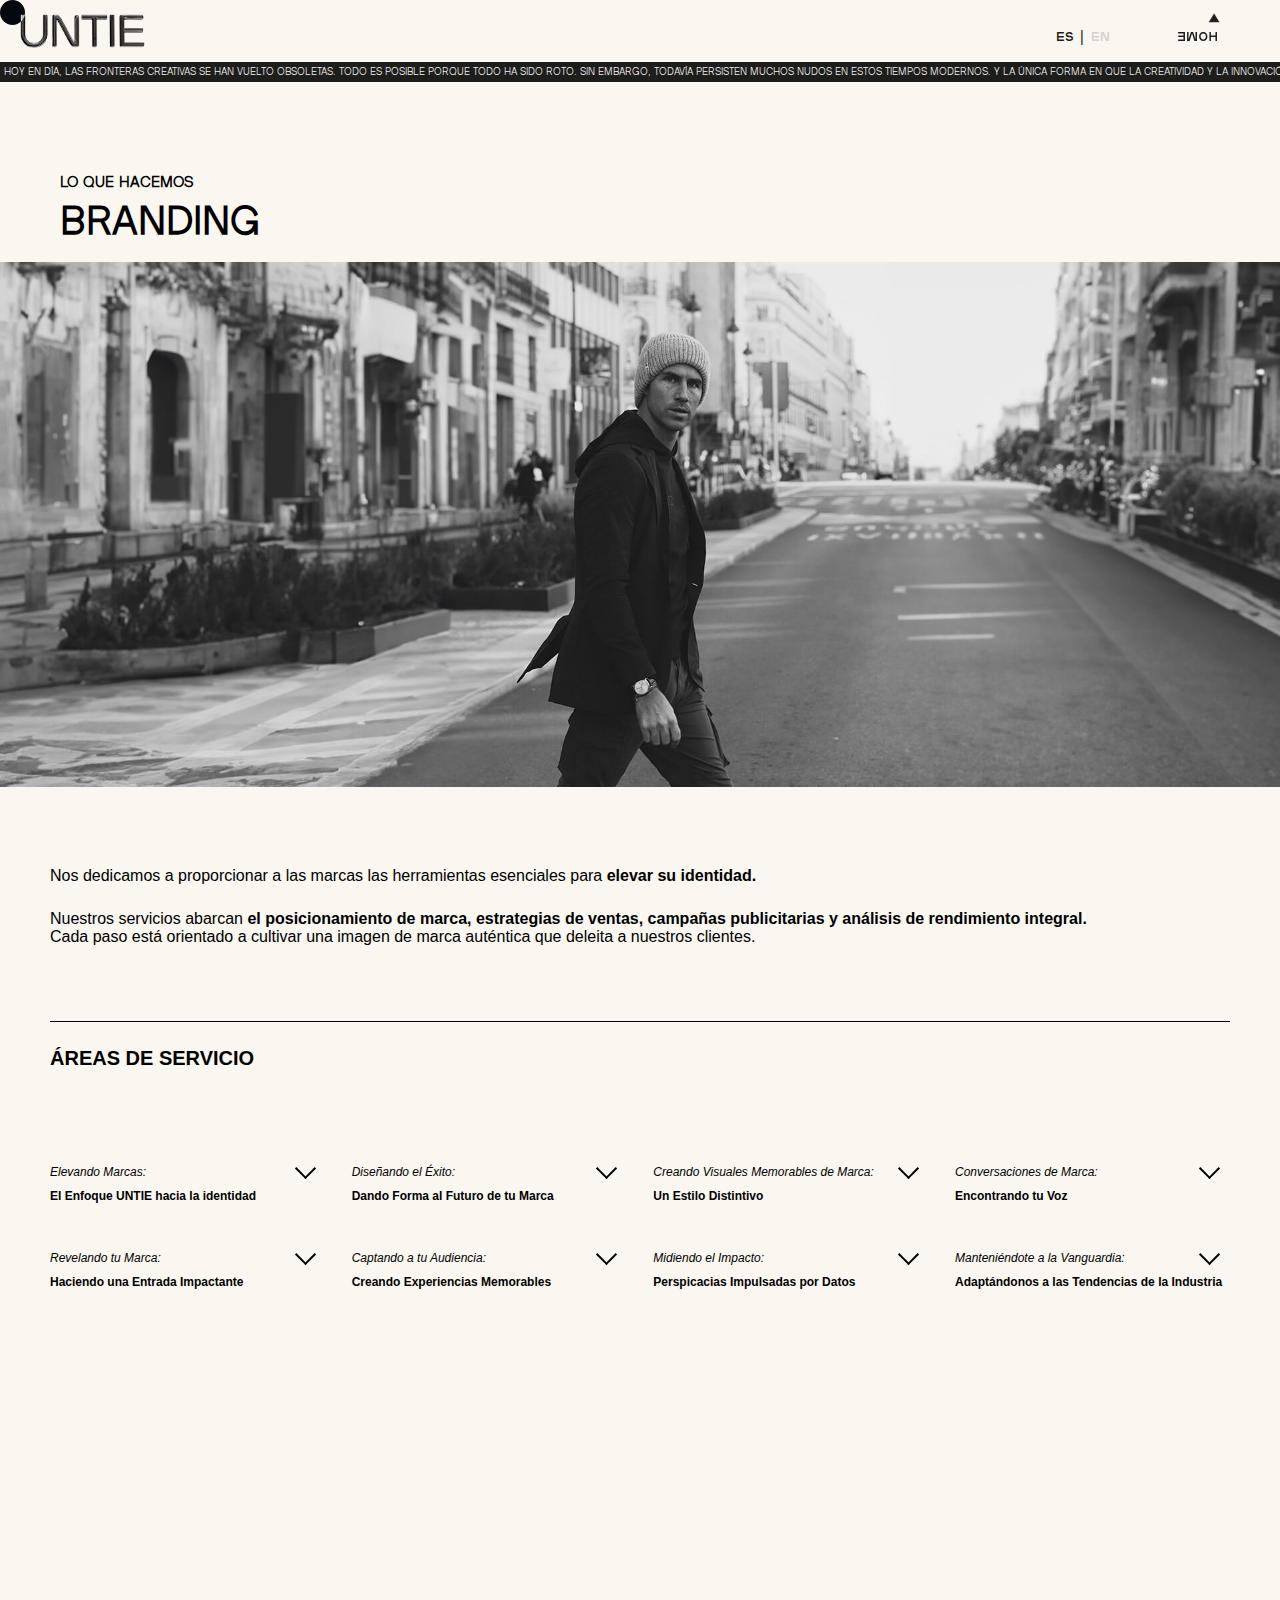
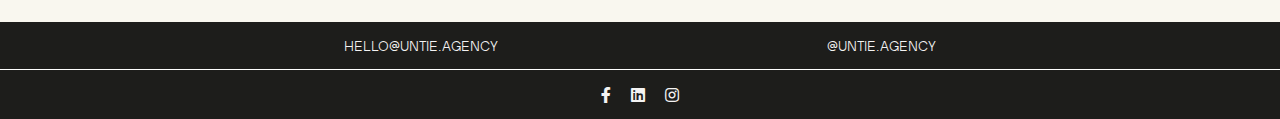
<file: ES/SERVICIOS/branding.html>
<!DOCTYPE html>
<html lang="es">
  <head>
    <meta charset="UTF-8" />
    <meta name="viewport" content="width=device-width, initial-scale=1.0" />
    <meta
      name="description"
      content="Discover how our talent management and creative consulting firm helps drive the success of your business. We offer innovative and strategic solutions to enhance your brand, develop exceptional talent, and achieve outstanding results. Contact us today and find out how we can take your organization to the next level!"
    />
    <title>UNTIE.AGENCY | Talent Management & Creative Consulting Firm</title>
    <link rel="icon" href="/LOGO/UNTIE_LOGO 16px 300dpi-05.png" />
    <link rel="stylesheet" href="/SERVICES/index.css" />
    <link
      rel="stylesheet"
      href="https://cdnjs.cloudflare.com/ajax/libs/font-awesome/5.15.3/css/all.min.css"
      integrity="sha512-..."
      crossorigin="anonymous"
      referrerpolicy="no-referrer"
    />
    <script src="https://code.jquery.com/jquery-3.6.0.min.js"></script>
  </head>
  <body>
    <div id="custom-mouse"></div>
    <div class="main-section">
      <!-- nav -->
      <nav id="nav">
        <div class="navbar">
          <div id="logo-container">
            <div id="logo1">
              <a href="index.html"
                ><img
                  class="logo-img-1"
                  src="/LOGO/LOGOnav-UN.png"
                  width="60px"
                  height="35,55px"
                  alt=""
                  srcset=""
                  class="clickable"
              /></a>
            </div>
            <div id="logo2">
              <a href="index.html"
                ><img
                  class="logo-img-2"
                  src="/LOGO/LOGOnav-TIE.png"
                  width="71px"
                  height="35,86px"
                  alt=""
                  srcset=""
                  class="clickable"
              /></a>
            </div>
          </div>
          <div class="nav-buttons">
            <div class="language-button-container">
              <button class="language-button">
                <a href="#" class="language-es clickable active-language">ES</a>
              </button>
              <span class="language-button-span">|</span>
              <button class="language-button">
                <a href="#" class="language-en clickable inactive-language"
                  >EN</a
                >
              </button>
            </div>
            <div class="toggle-button-container">
              <button class="hamburger-button" id="toggleButton">
                <span class="hamburger-button-triangle clickable"> ▼</span>
                <span class="hamburger-button-agency clickable">HOME </span>
              </button>
            </div>
          </div>
        </div>
      </nav>
      <div id="overlay">
        <div class="nav-menu">
          <div id="nav-content">
            <ul>
              <li class="nav-menu-b">
                <a href="/ES/index.html#second-section"
                  ><p class="hover-effect clickable">ACERCA DE</p></a
                >
              </li>
              <li class="nav-menu-b" id="what-we-do">
                <a href="/ES/index.html#what-we-do-section"
                  ><p class="hover-effect clickable">LO QUE HACEMOS</p></a
                >
              </li>

              <li class="nav-menu-a">
                <a href="/ES/SERVICIOS/talentmanagement.html"
                  ><p class="hover-effect clickable">GESTIÓN DE TALENTO</p></a
                >
              </li>
              <li class="nav-menu-a">
                <a href="/ES/SERVICIOS/strategy.html"
                  ><p class="hover-effect clickable">ESTRATEGIA</p></a
                >
              </li>
              <li class="nav-menu-a">
                <a href="/ES/SERVICIOS/branding.html"
                  ><p class="hover-effect clickable">BRANDING</p></a
                >
              </li>
              <li class="nav-menu-a">
                <a href="/ES/SERVICIOS/digital.html"
                  ><p class="hover-effect clickable">DIGITAL</p></a
                >
              </li>
              <li class="nav-menu-a">
                <a href="/ES/SERVICIOS/contentproduction.html"
                  ><p class="hover-effect clickable">
                    PRODUCCIÓN DE CONTENIDO
                  </p></a
                >
              </li>
              <li class="nav-menu-a">
                <a href="/ES/SERVICIOS/publicrelations.html"
                  ><p class="hover-effect clickable">RELACIONES PÚBLICAS</p></a
                >
              </li>
              <li class="nav-menu-b">
                <a href="/ES/index.html#talents"
                  ><p class="hover-effect clickable">TALENTOS</p></a
                >
              </li>

              <li class="nav-menu-b">
                <a href="/ES/index.html#cases-section"
                  ><p class="hover-effect clickable">CASOS</p></a
                >
              </li>
              <!-- <li class="nav-menu-b">
                <a href="/ES/index.html#team-section"
                  ><p class="hover-effect clickable">EQUIPO</p></a
                >
              </li> -->
              <li class="nav-menu-b">
                <a href="/ES/index.html#work-with-us"
                  ><p class="hover-effect clickable">TRABAJA CON NOSOTROS</p></a
                >
              </li>
            </ul>
          </div>
        </div>
      </div>
      <!-- text-bar -->

      <div class="textbar" data-speed="10">
        <div class="textbar-text">
          Hoy en día, las fronteras creativas se han vuelto obsoletas. Todo es
          posible porque todo ha sido roto. Sin embargo, todavía persisten
          muchos nudos en estos tiempos modernos. Y la única forma en que la
          creatividad y la innovación pueden existir es cuando lo que estaba
          atado se desata. ESTAMOS AQUÍ PARA DESATAR EL CONCEPTO. ESTAMOS AQUÍ
          PARA DESATAR LA REALIDAD. ESTAMOS AQUÍ PARA DESATAR EL MUNDO. Hoy en
          día, las fronteras creativas se han vuelto obsoletas. Todo es posible
          porque todo ha sido roto. Sin embargo, todavía persisten muchos nudos
          en estos tiempos modernos. Y la única forma en que la creatividad y la
          innovación pueden existir es cuando lo que estaba atado se desata.
          ESTAMOS AQUÍ PARA DESATAR EL CONCEPTO. ESTAMOS AQUÍ PARA DESATAR LA
          REALIDAD. ESTAMOS AQUÍ PARA DESATAR EL MUNDO.
        </div>
      </div>
    </div>

    <!-- third-section -->

    <div id="third-section" class="services-section">
      <div class="services-main">
        <h6 class="services-main-subtitle">LO QUE HACEMOS</h6>
        <h1 class="services-main-title">BRANDING</h1>
      </div>
      <div class="services-carousel-container">
        <div class="services-carousel">
          <div class="services-carousel-slide">
            <div class="services-photo services-photo3"></div>
          </div>
          <!-- <div class="services-carousel-slide">
            <div class="services-photo services-photo2"></div>
          </div>
          <div class="services-carousel-slide">
            <div class="services-photo services-photo3"></div>
          </div> -->
          <!-- Agrega más divs .services-carousel-slide para más imágenes -->
        </div>
        <!-- <div class="indicators clickable">
          <div class="indicator"></div>
          <div class="indicator"></div>
          <div class="indicator"></div>
          
        </div> -->
      </div>
      <div class="services-paragraph">
        <p class="services-p">
          Nos dedicamos a proporcionar a las marcas las herramientas esenciales
          para
          <span class="services-p-bold">elevar su identidad.</span>
        </p>

        <p class="services-p">
          Nuestros servicios abarcan
          <span class="services-p-bold"
            >el posicionamiento de marca, estrategias de ventas, campañas
            publicitarias y análisis de rendimiento integral.
          </span>
          <br />Cada paso está orientado a cultivar una imagen de marca
          auténtica que deleita a nuestros clientes.
        </p>
      </div>
      <div class="services-content">
        <h2 class="services-content-title">ÁREAS DE SERVICIO</h2>
        <div class="services-content-container">
          <div class="services-column">
            <p class="services-column-title">
              <em>Elevando Marcas:</em>
            </p>
            <p class="services-column-subtitle">
              El Enfoque UNTIE hacia la identidad
            </p>
            <div class="arrow1 team-button clickable" id="mostrar-boton"></div>
            <div class="services-hide">
              <p class="services-column-paragraph">
                En UNTIE,
                <span class="services-p-bold"
                  >somos los arquitectos de tu marca,</span
                >
                trabajando <br />
                incansablemente para elevar la identidad de tu marca. Nos <br />
                embarcamos en un viaje para comprender a tu audiencia,
                <br />descifrar las tendencias de la industria y analizar a la
                <br />
                competencia, todo con el objetivo de potenciar tu marca.
                <br />
                <span class="services-p-bold">Profundizamos</span>
                en tu negocio, valores y aspiraciones,<br />
                descubriendo tus puntos de venta únicos y lo que <br />te
                distingue del resto.
              </p>
            </div>
          </div>
          <div class="services-column">
            <p class="services-column-title">
              <em>Diseñando el Éxito:</em>
            </p>
            <p class="services-column-subtitle">
              Dando Forma al Futuro de tu Marca
            </p>
            <div class="arrow1 team-button clickable" id="mostrar-boton"></div>
            <div class="services-hide">
              <p class="services-column-paragraph">
                Nuestras mentes estratégicas definen la posición <br />
                precisa de tu marca en el mercado, integrandola <br />
                perfectamente en los objetivos comerciales y en <br />
                el corazón de tu audiencia objetivo. Al elaborar <br />
                una declaración de misión de la marca y definir <br />
                sus valores fundamentales, sentamos las bases <br />
                para una auténtica historia de marca.
              </p>
            </div>
          </div>
          <div class="services-column">
            <p class="services-column-title">
              <em>Creando Visuales Memorables de Marca:</em>
            </p>
            <p class="services-column-subtitle">Un Estilo Distintivo</p>
            <div class="arrow1 team-button clickable" id="mostrar-boton"></div>
            <div class="services-hide">
              <p class="services-column-paragraph">
                Nos dedicamos a crear identidades de marca inolvidables. <br />
                Comenzamos creando un perfil destacado, luego
                <br />
                seleccionamos una paleta de colores cautivadora <br />
                y elementos gráficos que reflejan la personalidad <br />
                de tu marca. ¿El objetivo? Asegurarnos de que tu <br />
                marca capte la atención y deje una impresión duradera.
              </p>
            </div>
          </div>
          <div class="services-column">
            <p class="services-column-title">
              <em>Conversaciones de Marca:</em>
            </p>
            <p class="services-column-subtitle">Encontrando tu Voz</p>
            <div class="arrow1 team-button clickable" id="mostrar-boton"></div>
            <div class="services-hide">
              <p class="services-column-paragraph">
                La voz de tu marca es su firma única, y estamos aquí <br />
                para ayudarte a encontrarla. Establecemos la tonalidad <br />
                perfecta, el lenguaje y el mensaje que resuenan con <br />
                tu audiencia. Creamos afirmaciones convincentes, <br />
                mensajes y lemas que comunican vividamente <br />los valores y
                el carácter de tu marca.
              </p>
            </div>
          </div>
        </div>
        <div class="services-content-container">
          <div class="services-column">
            <p class="services-column-title">
              <em>Revelando tu Marca:</em>
            </p>
            <p class="services-column-subtitle">
              Haciendo una Entrada Impactante
            </p>
            <div class="arrow1 team-button clickable" id="mostrar-boton"></div>
            <div class="services-hide">
              <p class="services-column-paragraph">
                Cuando llega el momento de
                <span class="services-p-bold">presentar</span> tu marca
                renovada,<br />
                estamos contigo en cada punto de contacto. Educaremos <br />a tu
                equipo sobre las pautas de identidad para una <br />
                aplicación consistente y supervisaremos de cerca la <br />
                recepción de la marca, realizando ajustes necesarios <br />
                para asegurar que tu marca brille.
              </p>
            </div>
          </div>
          <div class="services-column">
            <p class="services-column-title">
              <em>Captando a tu Audiencia:</em>
            </p>
            <p class="services-column-subtitle">
              Creando Experiencias Memorables
            </p>
            <div class="arrow1 team-button clickable" id="mostrar-boton"></div>
            <div class="services-hide">
              <p class="services-column-paragraph">
                El éxito de tu marca depende de conexiones significativas.
                <br />
                Nos especializamos en diseñar y ejecutar eventos,<br />
                campañas y activaciones atractivas que cautivan <br />
                a tu audiencia objetivo. Desde experiencias inmersivas <br />
                hasta contenido interactivo, nos aseguramos de que <br />cada
                punto de contacto resuene con la identidad <br />de tu marca,
                creando recuerdos duraderos <br />y fomentando la lealtad del
                cliente.
              </p>
            </div>
          </div>
          <div class="services-column">
            <p class="services-column-title">
              <em>Midiendo el Impacto:</em>
            </p>
            <p class="services-column-subtitle">
              Perspicacias Impulsadas por Datos
            </p>
            <div class="arrow1 team-button clickable" id="mostrar-boton"></div>
            <div class="services-hide">
              <p class="services-column-paragraph">
                Creemos en el poder de los datos para tomar decisiones <br />
                informadas. Nuestro equipo esta dedicado a medir <br />
                el impacto de nuestros esfuerzos meticulosamente.<br />
                Utilizamos herramientas avanzadas de análisis para <br />
                rastrear y analizar indicadores clave de rendimiento, <br />
                asegurando que las estrategias de tu marca se <br />
                optimicen continuamente para obtener la máxima <br> efectividad.
              </p>
            </div>
          </div>
          <div class="services-column">
            <p class="services-column-title">
              <em>Manteniéndote a la Vanguardia:</em>
            </p>
            <p class="services-column-subtitle">
              Adaptándonos a las Tendencias de la Industria
            </p>
            <div class="arrow1 team-button clickable" id="mostrar-boton"></div>
            <div class="services-hide">
              <p class="services-column-paragraph">
                El mundo del branding y las relaciones públicas <br />
                está en constante evolución. Permanecemos <br />
                a la vanguardia de las tendencias de la industria,<br />
                manteniendo tu marca un paso adelante. <br />
                Nuestro equipo investiga continuamente estrategias <br />
                emergentes, tecnologías y mejores prácticas <br />
                para garantizar que tu marca permanezca<br />
                relevante y competitiva en un mercado en <br />
                constante cambio.
              </p>
            </div>
          </div>
        </div>
      </div>
    </div>
    <div class="space-section2"></div>
    <!-- work-with-us -->

    <footer id="work-with-us">
      <div class="footer-mid">
        <p>HELLO@UNTIE.AGENCY</p>
        <p>@UNTIE.AGENCY</p>
      </div>
      <div class="footer-icons">
        <ul class="icons">
          <li>
            <a href="#" target="_blank"><i class="fab fa-facebook-f"></i></a>
          </li>
          <li>
            <a href="https://www.linkedin.com/company/mb1to1/" target="_blank"
              ><i class="fab fa-linkedin"></i
            ></a>
          </li>
          <li>
            <a href="https://www.instagram.com/untie.agency/" target="_blank"
              ><i class="fab fa-instagram"></i
            ></a>
          </li>
        </ul>
      </div>
    </footer>
    <script src="/SERVICES/index.js"></script>
  </body>
</html>
</file>
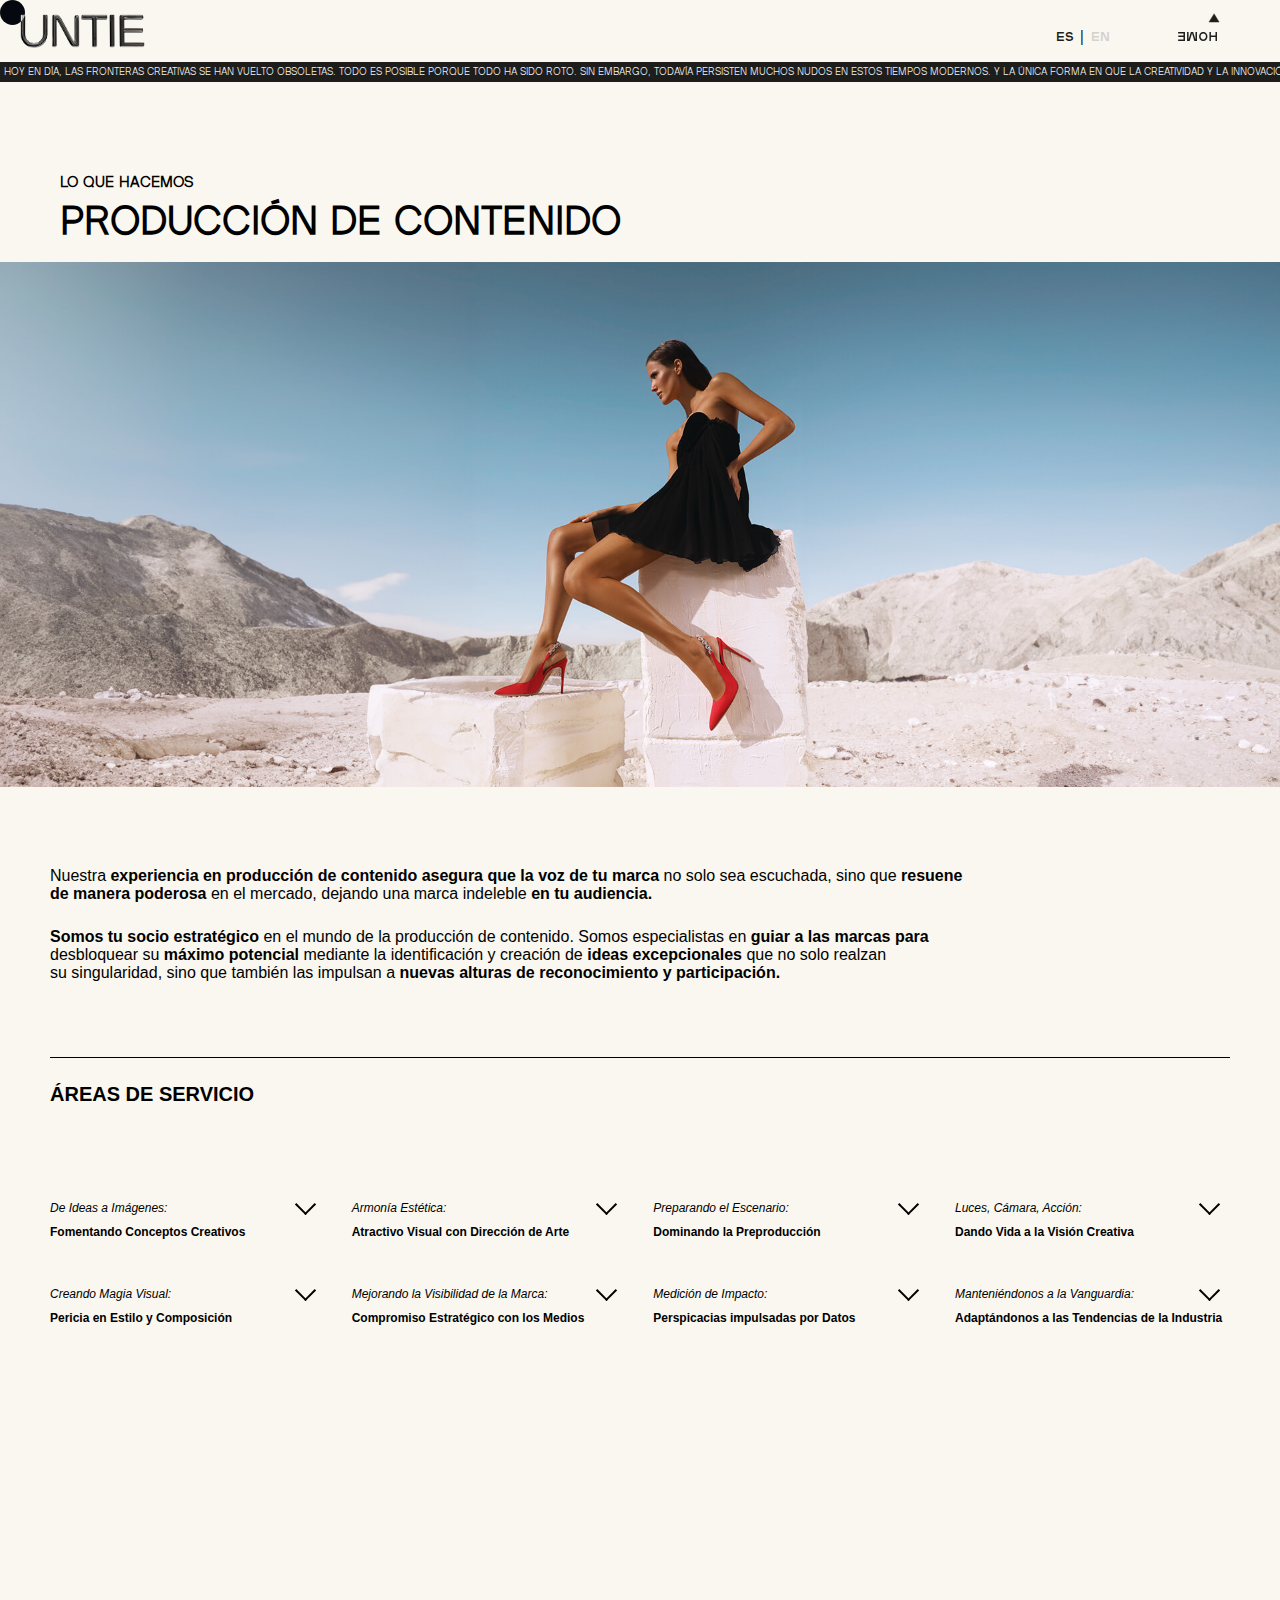
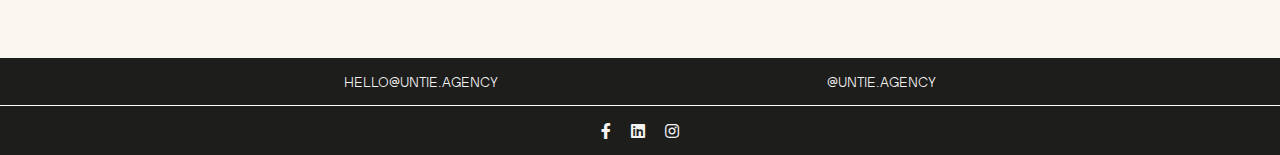
<file: ES/SERVICIOS/contentproduction.html>
<!DOCTYPE html>
<html lang="es">
  <head>
    <meta charset="UTF-8" />
    <meta name="viewport" content="width=device-width, initial-scale=1.0" />
    <meta
      name="description"
      content="Discover how our talent management and creative consulting firm helps drive the success of your business. We offer innovative and strategic solutions to enhance your brand, develop exceptional talent, and achieve outstanding results. Contact us today and find out how we can take your organization to the next level!"
    />
    <title>UNTIE.AGENCY | Talent Management & Creative Consulting Firm</title>
    <link
      rel="icon"
      href="/LOGO/UNTIE_LOGO 16px 300dpi-05.png 16px 300dpi-05.png"
    />
    <link rel="stylesheet" href="/SERVICES/index.css" />
    <link
      rel="stylesheet"
      href="https://cdnjs.cloudflare.com/ajax/libs/font-awesome/5.15.3/css/all.min.css"
      integrity="sha512-..."
      crossorigin="anonymous"
      referrerpolicy="no-referrer"
    />
    <script src="https://code.jquery.com/jquery-3.6.0.min.js"></script>
  </head>
  <body>
    <div id="custom-mouse"></div>
    <div class="main-section">
      <!-- nav -->

      <nav id="nav">
        <div class="navbar">
          <div id="logo-container">
            <div id="logo1">
              <a href="index.html"
                ><img
                  class="logo-img-1"
                  src="/LOGO/LOGOnav-UN.png"
                  width="60px"
                  height="35,55px"
                  alt=""
                  srcset=""
                  class="clickable"
              /></a>
            </div>
            <div id="logo2">
              <a href="index.html"
                ><img
                  class="logo-img-2"
                  src="/LOGO/LOGOnav-TIE.png"
                  width="71px"
                  height="35,86px"
                  alt=""
                  srcset=""
                  class="clickable"
              /></a>
            </div>
          </div>
          <div class="nav-buttons">
            <div class="language-button-container">
              <button class="language-button">
                <a href="#" class="language-es clickable active-language">ES</a>
              </button>
              <span class="language-button-span">|</span>
              <button class="language-button">
                <a href="#" class="language-en clickable inactive-language"
                  >EN</a
                >
              </button>
            </div>
            <div class="toggle-button-container">
              <button class="hamburger-button" id="toggleButton">
                <span class="hamburger-button-triangle clickable"> ▼</span>
                <span class="hamburger-button-agency clickable">HOME </span>
              </button>
            </div>
          </div>
        </div>
      </nav>
      <div id="overlay">
        <div class="nav-menu">
          <div id="nav-content">
            <ul>
              <li class="nav-menu-b">
                <a href="/ES/index.html#second-section"
                  ><p class="hover-effect clickable">ACERCA DE</p></a
                >
              </li>
              <li class="nav-menu-b" id="what-we-do">
                <a href="/ES/index.html#what-we-do-section"
                  ><p class="hover-effect clickable">LO QUE HACEMOS</p></a
                >
              </li>

              <li class="nav-menu-a">
                <a href="/ES/SERVICIOS/talentmanagement.html"
                  ><p class="hover-effect clickable">GESTIÓN DE TALENTO</p></a
                >
              </li>
              <li class="nav-menu-a">
                <a href="/ES/SERVICIOS/strategy.html"
                  ><p class="hover-effect clickable">ESTRATEGIA</p></a
                >
              </li>
              <li class="nav-menu-a">
                <a href="/ES/SERVICIOS/branding.html"
                  ><p class="hover-effect clickable">BRANDING</p></a
                >
              </li>
              <li class="nav-menu-a">
                <a href="/ES/SERVICIOS/digital.html"
                  ><p class="hover-effect clickable">DIGITAL</p></a
                >
              </li>
              <li class="nav-menu-a">
                <a href="/ES/SERVICIOS/contentproduction.html"
                  ><p class="hover-effect clickable">
                    PRODUCCIÓN DE CONTENIDO
                  </p></a
                >
              </li>
              <li class="nav-menu-a">
                <a href="/ES/SERVICIOS/publicrelations.html"
                  ><p class="hover-effect clickable">RELACIONES PÚBLICAS</p></a
                >
              </li>
              <li class="nav-menu-b">
                <a href="/ES/index.html#talents"
                  ><p class="hover-effect clickable">TALENTOS</p></a
                >
              </li>

              <li class="nav-menu-b">
                <a href="/ES/index.html#cases-section"
                  ><p class="hover-effect clickable">CASOS</p></a
                >
              </li>
              <!-- <li class="nav-menu-b">
                <a href="/ES/index.html#team-section"
                  ><p class="hover-effect clickable">EQUIPO</p></a
                >
              </li> -->
              <li class="nav-menu-b">
                <a href="/ES/index.html#work-with-us"
                  ><p class="hover-effect clickable">TRABAJA CON NOSOTROS</p></a
                >
              </li>
            </ul>
          </div>
        </div>
      </div>
      <!-- text-bar -->

      <div class="textbar" data-speed="10">
        <div class="textbar-text">
          Hoy en día, las fronteras creativas se han vuelto obsoletas. Todo es
          posible porque todo ha sido roto. Sin embargo, todavía persisten
          muchos nudos en estos tiempos modernos. Y la única forma en que la
          creatividad y la innovación pueden existir es cuando lo que estaba
          atado se desata. ESTAMOS AQUÍ PARA DESATAR EL CONCEPTO. ESTAMOS AQUÍ
          PARA DESATAR LA REALIDAD. ESTAMOS AQUÍ PARA DESATAR EL MUNDO. Hoy en
          día, las fronteras creativas se han vuelto obsoletas. Todo es posible
          porque todo ha sido roto. Sin embargo, todavía persisten muchos nudos
          en estos tiempos modernos. Y la única forma en que la creatividad y la
          innovación pueden existir es cuando lo que estaba atado se desata.
          ESTAMOS AQUÍ PARA DESATAR EL CONCEPTO. ESTAMOS AQUÍ PARA DESATAR LA
          REALIDAD. ESTAMOS AQUÍ PARA DESATAR EL MUNDO.
        </div>
      </div>
    </div>

    <!-- third-section -->

    <div id="third-section" class="services-section">
      <div class="services-main">
        <h6 class="services-main-subtitle">LO QUE HACEMOS</h6>
        <h1 class="services-main-title">PRODUCCIÓN DE CONTENIDO</h1>
      </div>
      <div class="services-carousel-container">
        <div class="services-carousel">
          <div class="services-carousel-slide">
            <div class="services-photo services-photo5"></div>
          </div>
          <!-- <div class="services-carousel-slide">
            <div class="services-photo services-photo2"></div>
          </div>
          <div class="services-carousel-slide">
            <div class="services-photo services-photo3"></div>
          </div> -->
          <!-- Agrega más divs .services-carousel-slide para más imágenes -->
        </div>
        <!-- <div class="indicators clickable">
          <div class="indicator"></div>
          <div class="indicator"></div>
          <div class="indicator"></div>
          
        </div> -->
      </div>
      <div class="services-paragraph">
        <p class="services-p">
          Nuestra
          <span class="services-p-bold"
            >experiencia en producción de contenido asegura que la voz de tu
            marca</span
          >
          no solo sea escuchada, sino que
          <span class="services-p-bold"
            >resuene <br />
            de manera poderosa</span
          >
          en el mercado, dejando una marca indeleble
          <span class="services-p-bold">en tu audiencia.</span>
        </p>
        <p class="services-p">
          <span class="services-p-bold">Somos tu socio estratégico</span> en el
          mundo de la producción de contenido. Somos especialistas en
          <span class="services-p-bold">guiar a las marcas para <br /></span>
          desbloquear su
          <span class="services-p-bold">máximo potencial</span>
          mediante la identificación y creación de
          <span class="services-p-bold">ideas excepcionales</span> que no solo
          realzan <br />
          su singularidad, sino que también las impulsan a
          <span class="services-p-bold">
            nuevas alturas de reconocimiento y participación.</span
          >
        </p>
      </div>
      <div class="services-content">
        <h2 class="services-content-title">ÁREAS DE SERVICIO</h2>
        <div class="services-content-container">
          <div class="services-column">
            <p class="services-column-title">
              <em>De Ideas a Imágenes:</em>
            </p>
            <p class="services-column-subtitle">
              Fomentando Conceptos Creativos
            </p>
            <div class="arrow1 team-button clickable" id="mostrar-boton"></div>
            <div class="services-hide">
              <p class="services-column-paragraph">
                Iniciamos el viaje creativo estableciendo una
                <span class="services-p-bold"
                  >dirección<br />
                  y concepto
                </span>
                que se alinee perfectamente con los <br />
                objetivos de tu marca y hable
                <span class="services-p-bold">a tu audiencia objetivo.</span
                ><br />
                Cuidamos un
                <span class="services-p-bold">mood board</span>
                (para fotos) o
                <span class="services-p-bold">un storyboard <br /></span> (para
                videos) que sirve como un
                <span class="services-p-bold">mapa visual,</span>
                guiando <br />
                las secuencias clave y los mensajes.
              </p>
            </div>
          </div>
          <div class="services-column">
            <p class="services-column-title"><em>Armonía Estética:</em></p>
            <p class="services-column-subtitle">
              Atractivo Visual con Dirección de Arte
            </p>
            <div class="arrow1 team-button clickable" id="mostrar-boton"></div>
            <div class="services-hide">
              <p class="services-column-paragraph">
                Nuestro experimentado equipo brinda
                <span class="services-p-bold"
                  >orientación artística <br
                /></span>
                para asegurarse de que todo el contenido permanezca en <br />
                armonía con la identidad y pautas de tu marca.
                <span class="services-p-bold"
                  >Combinamos <br />
                  estilo y estética con tu mensaje y concepto
                </span>
                general<br />
                para crear material visualmente cautivador.
              </p>
            </div>
          </div>
          <div class="services-column">
            <p class="services-column-title">
              <em>Preparando el Escenario:</em>
            </p>
            <p class="services-column-subtitle">Dominando la Preproducción</p>
            <div class="arrow1 team-button clickable" id="mostrar-boton"></div>
            <div class="services-hide">
              <p class="services-column-paragraph">
                En la fase de preproducción,
                <span class="services-p-bold"
                  >identificamos <br />
                  meticulosamente ubicaciones</span
                >
                que se ajusten <br />
                perfectamente al concepto creativo. Seleccionamos<br />
                <span class="services-p-bold">cuidadosamente talentos</span> que
                encarnen la esencia<br />
                de tu idea de contenido, gestionamos
                <span class="services-p-bold"
                  >equipos y <br />
                  recursos,
                </span>
                y asegurarnos los permisos necesarios. <br />
                Nuestro equipo dedicado también supervisa la <br />
                gestión del presupuesto y la coordinación del personal.
              </p>
            </div>
          </div>
          <div class="services-column">
            <p class="services-column-title">
              <em>Luces, Cámara, Acción:</em>
            </p>
            <p class="services-column-subtitle">
              Dando Vida a la Visión Creativa
            </p>
            <div class="arrow1 team-button clickable" id="mostrar-boton"></div>
            <div class="services-hide">
              <p class="services-column-paragraph">
                Desde pequeños proyectos auténticos hasta campañas <br />
                de marca expansivas, somos expertos en producir <br />
                <span class="services-p-bold"
                  >contenido fotográfico y de video de alta calidad <br />
                  específico para cada canal. </span
                >Nuestras capacidades <br />
                se extienden a la fotografía editorial y de eventos,<br />
                con opciones tanto para colaboraciones de producción
                <br />
                internas como externas.<span class="services-p-bold"
                  >Cuidamos cada detalle</span
                ><br />
                y garantizamos una coordinación de equipo <br />
                sin problemas.
              </p>
            </div>
          </div>
        </div>
        <div class="services-content-container">
          <div class="services-column">
            <p class="services-column-title">
              <em>Creando Magia Visual:</em>
            </p>
            <p class="services-column-subtitle">
              Pericia en Estilo y Composición
            </p>
            <div class="arrow1 team-button clickable" id="mostrar-boton"></div>
            <div class="services-hide">
              <p class="services-column-paragraph">
                Creamos sets cautivadores y organizamos accesorios<br />
                para mejorar la composición, dando como resultado <br />
                una experiencia visual cohesionada e
                <span class="services-p-bold"
                  >impactante. <br />
                  Para producciones, seleccionamos productos</span
                ><br />
                que amplifican la composición en el set. Nuestro <br />
                <span class="services-p-bold">agudo ojo para el detalle</span>
                brilla, especialmente <br />
                durante el estilismo en el set.
              </p>
            </div>
          </div>
          <div class="services-column">
            <p class="services-column-title">
              <em>Mejorando la Visibilidad de la Marca:</em>
            </p>
            <p class="services-column-subtitle">
              Compromiso Estratégico con los Medios
            </p>
            <div class="arrow1 team-button clickable" id="mostrar-boton"></div>
            <div class="services-hide">
              <p class="services-column-paragraph">
                Vamos más allá de la creación de contenido para <br />
                asegurarnos de que tu marca obtenga la máxima <br />visibilidad.
                Nuestros expertos en compromiso con los <br />medios elaboran
                estrategias personalizadas para <br />
                poner tu contenido creativo frente a la audiencia <br />
                adecuada. Desde el contacto con los medios y <br />
                comunicados de prensa hasta colaboraciones <br />
                con influencers, aprovechamos estratégicamente <br />
                nuestras conexiones para mejorar la presencia y <br />
                alcance de tu marca.
              </p>
            </div>
          </div>
          <div class="services-column">
            <p class="services-column-title"><em>Medición de Impacto:</em></p>
            <p class="services-column-subtitle">
              Perspicacias impulsadas por Datos
            </p>
            <div class="arrow1 team-button clickable" id="mostrar-boton"></div>
            <div class="services-hide">
              <p class="services-column-paragraph">
                Creemos en el poder de los datos para tomar decisiones<br />
                informadas. Nuestro equipo esta dedicado a medir <br />
                meticulosamente el impacto de nuestros esfuerzos.<br />
                Utilizamos herramientas avanzadas de análisis <br />
                para rastrear y analizar indicadores clave de <br />
                rendimiento, asegurando que las estrategias <br />
                de tu marca se optimicen continuamente<br />
                para lograr la máxima efectividad.
              </p>
            </div>
          </div>
          <div class="services-column">
            <p class="services-column-title">
              <em>Manteniéndonos a la Vanguardia:</em>
            </p>
            <p class="services-column-subtitle">
              Adaptándonos a las Tendencias de la Industria
            </p>
            <div class="arrow1 team-button clickable" id="mostrar-boton"></div>
            <div class="services-hide">
              <p class="services-column-paragraph">
                El mundo del branding y las relaciones públicas <br />
                está en constante evolución. Permanecemos <br />
                a la vanguardia de las tendencias de la industria,<br />
                manteniendo tu marca un paso adelante. Nuestro <br />
                equipo investiga continuamente estrategias <br />
                emergentes, tecnologías y mejores prácticas <br />
                para garantizar que tu marca permanezca <br />
                relevante y competitiva en un mercado en <br />
                constante cambio.
              </p>
            </div>
          </div>
        </div>
      </div>
    </div>
    <div class="space-section2"></div>
    <!-- work-with-us -->

    <footer id="work-with-us">
      <div class="footer-mid">
        <p>HELLO@UNTIE.AGENCY</p>
        <p>@UNTIE.AGENCY</p>
      </div>
      <div class="footer-icons">
        <ul class="icons">
          <li>
            <a href="#" target="_blank"><i class="fab fa-facebook-f"></i></a>
          </li>
          <li>
            <a href="https://www.linkedin.com/company/mb1to1/" target="_blank"
              ><i class="fab fa-linkedin"></i
            ></a>
          </li>
          <li>
            <a href="https://www.instagram.com/untie.agency/" target="_blank"
              ><i class="fab fa-instagram"></i
            ></a>
          </li>
        </ul>
      </div>
    </footer>
    <script src="/SERVICES/index.js"></script>
  </body>
</html>
</file>
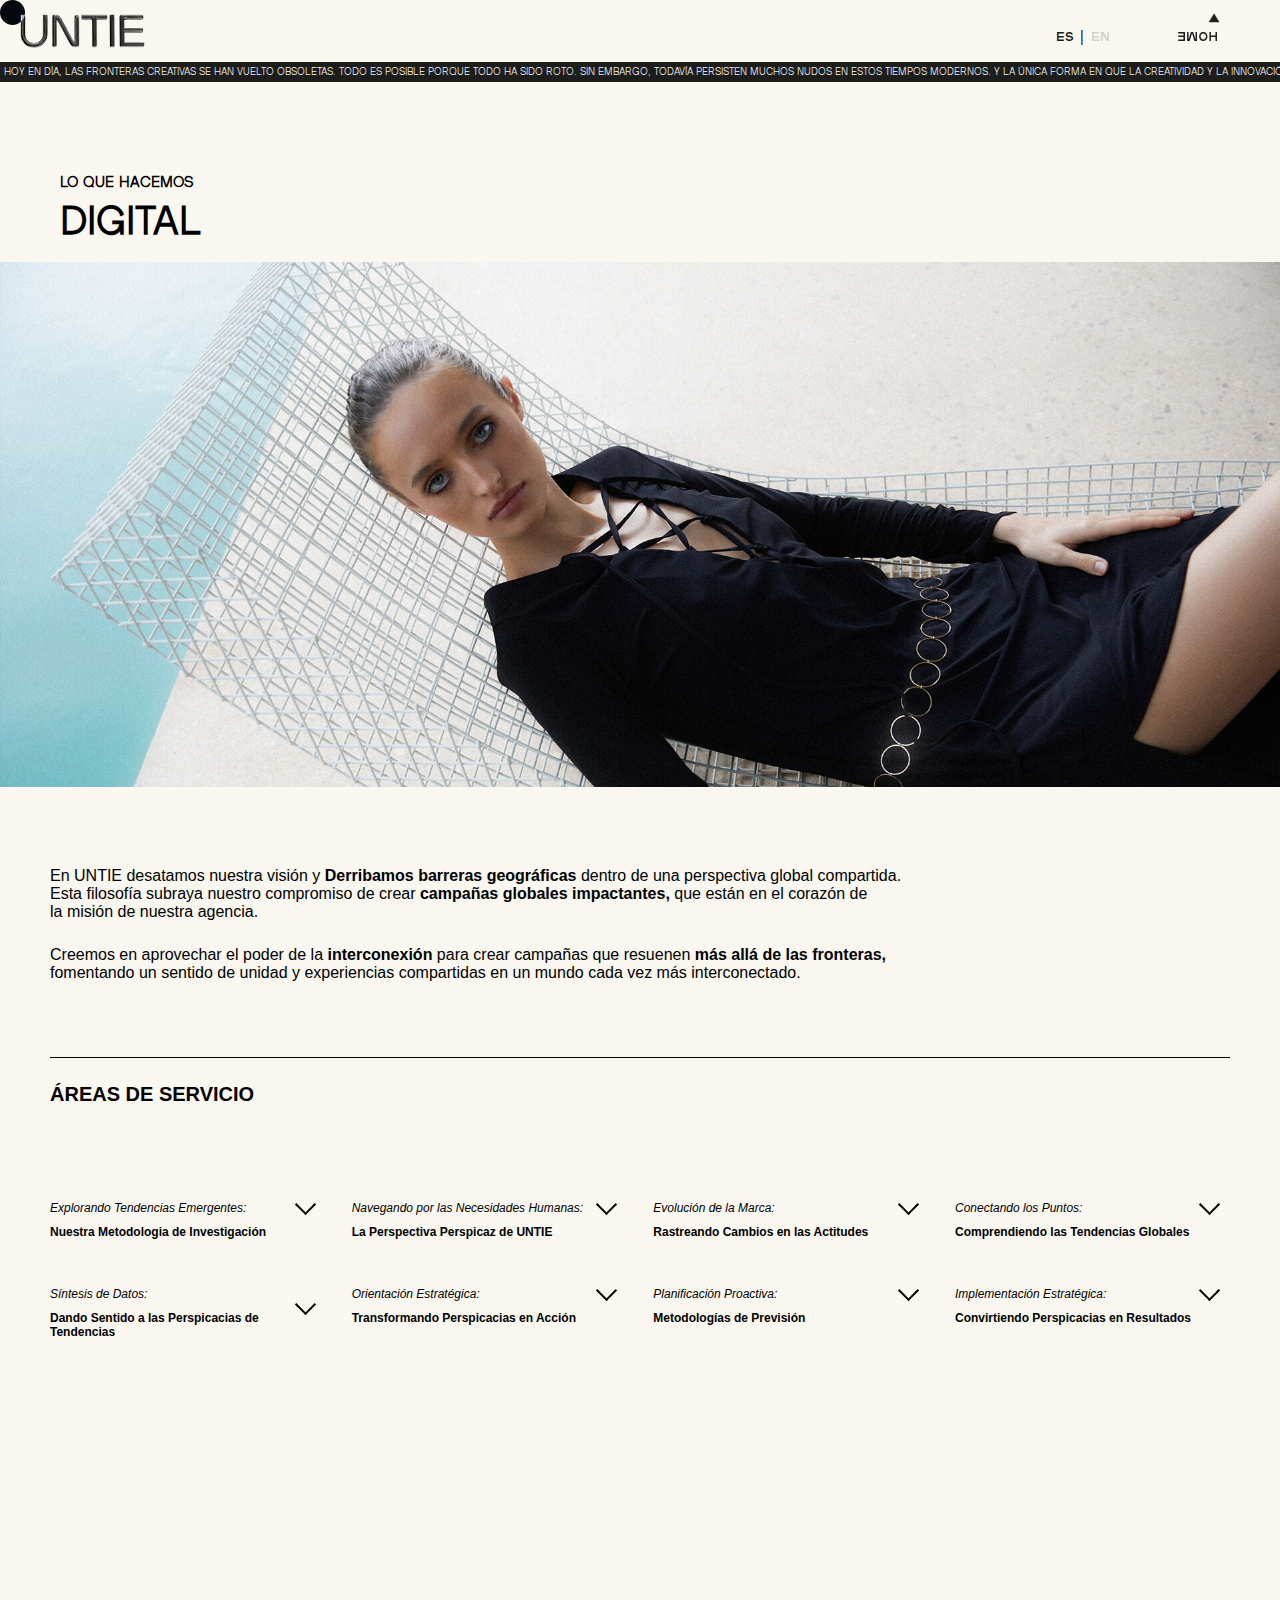
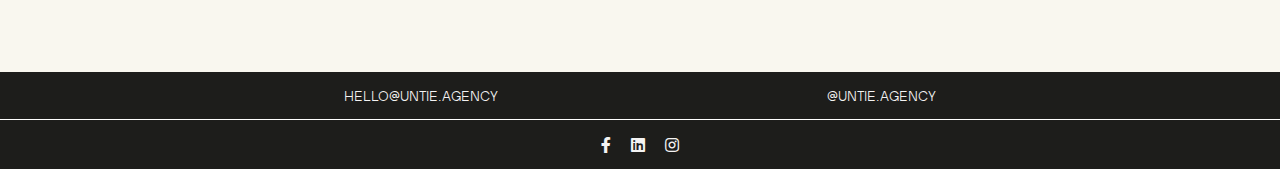
<file: ES/SERVICIOS/digital.html>
<!DOCTYPE html>
<html lang="es">
  <head>
    <meta charset="UTF-8" />
    <meta name="viewport" content="width=device-width, initial-scale=1.0" />
    <meta
      name="description"
      content="Discover how our talent management and creative consulting firm helps drive the success of your business. We offer innovative and strategic solutions to enhance your brand, develop exceptional talent, and achieve outstanding results. Contact us today and find out how we can take your organization to the next level!"
    />
    <title>UNTIE.AGENCY | Talent Management & Creative Consulting Firm</title>
    <link
      rel="icon"
      href="/LOGO/UNTIE_LOGO 16px 300dpi-05.png 16px 300dpi-05.png"
    />
    <link rel="stylesheet" href="/SERVICES/index.css" />
    <link
      rel="stylesheet"
      href="https://cdnjs.cloudflare.com/ajax/libs/font-awesome/5.15.3/css/all.min.css"
      integrity="sha512-..."
      crossorigin="anonymous"
      referrerpolicy="no-referrer"
    />
    <script src="https://code.jquery.com/jquery-3.6.0.min.js"></script>
  </head>
  <body>
    <div id="custom-mouse"></div>
    <div class="main-section">
      <!-- nav -->
      <nav id="nav">
        <div class="navbar">
          <div id="logo-container">
            <div id="logo1">
              <a href="index.html"
                ><img
                  class="logo-img-1"
                  src="/LOGO/LOGOnav-UN.png"
                  width="60px"
                  height="35,55px"
                  alt=""
                  srcset=""
                  class="clickable"
              /></a>
            </div>
            <div id="logo2">
              <a href="index.html"
                ><img
                  class="logo-img-2"
                  src="/LOGO/LOGOnav-TIE.png"
                  width="71px"
                  height="35,86px"
                  alt=""
                  srcset=""
                  class="clickable"
              /></a>
            </div>
          </div>
          <div class="nav-buttons">
            <div class="language-button-container">
              <button class="language-button">
                <a href="#" class="language-es clickable active-language">ES</a>
              </button>
              <span class="language-button-span">|</span>
              <button class="language-button">
                <a href="#" class="language-en clickable inactive-language"
                  >EN</a
                >
              </button>
            </div>
            <div class="toggle-button-container">
              <button class="hamburger-button" id="toggleButton">
                <span class="hamburger-button-triangle clickable"> ▼</span>
                <span class="hamburger-button-agency clickable">HOME </span>
              </button>
            </div>
          </div>
        </div>
      </nav>
      <div id="overlay">
        <div class="nav-menu">
          <div id="nav-content">
            <ul>
              <li class="nav-menu-b">
                <a href="/ES/index.html#second-section"
                  ><p class="hover-effect clickable">ACERCA DE</p></a
                >
              </li>
              <li class="nav-menu-b" id="what-we-do">
                <a href="/ES/index.html#what-we-do-section"
                  ><p class="hover-effect clickable">LO QUE HACEMOS</p></a
                >
              </li>

              <li class="nav-menu-a">
                <a href="/ES/SERVICIOS/talentmanagement.html"
                  ><p class="hover-effect clickable">GESTIÓN DE TALENTO</p></a
                >
              </li>
              <li class="nav-menu-a">
                <a href="/ES/SERVICIOS/strategy.html"
                  ><p class="hover-effect clickable">ESTRATEGIA</p></a
                >
              </li>
              <li class="nav-menu-a">
                <a href="/ES/SERVICIOS/branding.html"
                  ><p class="hover-effect clickable">BRANDING</p></a
                >
              </li>
              <li class="nav-menu-a">
                <a href="/ES/SERVICIOS/digital.html"
                  ><p class="hover-effect clickable">DIGITAL</p></a
                >
              </li>
              <li class="nav-menu-a">
                <a href="/ES/SERVICIOS/contentproduction.html"
                  ><p class="hover-effect clickable">
                    PRODUCCIÓN DE CONTENIDO
                  </p></a
                >
              </li>
              <li class="nav-menu-a">
                <a href="/ES/SERVICIOS/publicrelations.html"
                  ><p class="hover-effect clickable">RELACIONES PÚBLICAS</p></a
                >
              </li>
              <li class="nav-menu-b">
                <a href="/ES/index.html#talents"
                  ><p class="hover-effect clickable">TALENTOS</p></a
                >
              </li>

              <li class="nav-menu-b">
                <a href="/ES/index.html#cases-section"
                  ><p class="hover-effect clickable">CASOS</p></a
                >
              </li>
              <!-- <li class="nav-menu-b">
                      <a href="/ES/index.html#team-section"
                        ><p class="hover-effect clickable">EQUIPO</p></a
                      >
                    </li> -->
              <li class="nav-menu-b">
                <a href="/ES/index.html#work-with-us"
                  ><p class="hover-effect clickable">TRABAJA CON NOSOTROS</p></a
                >
              </li>
            </ul>
          </div>
        </div>
      </div>
      <!-- text-bar -->

      <div class="textbar" data-speed="10">
        <div class="textbar-text">
          Hoy en día, las fronteras creativas se han vuelto obsoletas. Todo es
          posible porque todo ha sido roto. Sin embargo, todavía persisten
          muchos nudos en estos tiempos modernos. Y la única forma en que la
          creatividad y la innovación pueden existir es cuando lo que estaba
          atado se desata. ESTAMOS AQUÍ PARA DESATAR EL CONCEPTO. ESTAMOS AQUÍ
          PARA DESATAR LA REALIDAD. ESTAMOS AQUÍ PARA DESATAR EL MUNDO. Hoy en
          día, las fronteras creativas se han vuelto obsoletas. Todo es posible
          porque todo ha sido roto. Sin embargo, todavía persisten muchos nudos
          en estos tiempos modernos. Y la única forma en que la creatividad y la
          innovación pueden existir es cuando lo que estaba atado se desata.
          ESTAMOS AQUÍ PARA DESATAR EL CONCEPTO. ESTAMOS AQUÍ PARA DESATAR LA
          REALIDAD. ESTAMOS AQUÍ PARA DESATAR EL MUNDO.
        </div>
      </div>
    </div>

    <!-- third-section -->

    <div id="third-section" class="services-section">
      <div class="services-main">
        <h6 class="services-main-subtitle">LO QUE HACEMOS</h6>
        <h1 class="services-main-title">DIGITAL</h1>
      </div>
      <div class="services-carousel-container">
        <div class="services-carousel">
          <div class="services-carousel-slide">
            <div class="services-photo services-photo4"></div>
          </div>
          <!-- <div class="services-carousel-slide">
            <div class="services-photo services-photo2"></div>
          </div>
          <div class="services-carousel-slide">
            <div class="services-photo services-photo3"></div>
          </div> -->
          <!-- Agrega más divs .services-carousel-slide para más imágenes -->
        </div>
        <!-- <div class="indicators clickable">
          <div class="indicator"></div>
          <div class="indicator"></div>
          <div class="indicator"></div>
          
        </div> -->
      </div>
      <div class="services-paragraph">
        <p class="services-p">
          En UNTIE desatamos nuestra visión y
          <span class="services-p-bold">Derribamos barreras geográficas</span>
          dentro de una perspectiva global compartida. <br />
          Esta filosofía subraya nuestro compromiso de crear
          <span class="services-p-bold">campañas globales impactantes,</span>
          que están en el corazón de <br />
          la misión de nuestra agencia.
        </p>
        <p class="services-p">
          Creemos en aprovechar el poder de la
          <span class="services-p-bold">interconexión</span> para crear campañas
          que resuenen
          <span class="services-p-bold">más allá de las fronteras,<br /></span>
          fomentando un sentido de unidad y experiencias compartidas en un mundo
          cada vez más interconectado.
        </p>
      </div>
      <div class="services-content">
        <h2 class="services-content-title">ÁREAS DE SERVICIO</h2>
        <div class="services-content-container">
          <div class="services-column">
            <p class="services-column-title">
              <em>Explorando Tendencias Emergentes:</em>
            </p>
            <p class="services-column-subtitle">
              Nuestra Metodologia de Investigación
            </p>
            <div class="arrow1 team-button clickable" id="mostrar-boton"></div>
            <div class="services-hide">
              <p class="services-column-paragraph">
                En UNTIE,
                <span class="services-p-bold">nos sumergimos</span> en el
                siempre cambiante <br />
                panorama de las tendencias. Nuestro dedicado equipo de
                <br />investigación examina informes de previsión, estudios
                <br />
                académicos y percepciones del consumidor de plataformas <br />
                de inteligencia de tendencias
                <span class="services-p-bold"
                  >para descubrir patrones y <br />
                  desarrollos emergentes.
                </span>
              </p>
            </div>
          </div>
          <div class="services-column">
            <p class="services-column-title">
              <em>Navegando por las Necesidades Humanas:</em>
            </p>
            <p class="services-column-subtitle">
              La Perspectiva Perspicaz de UNTIE
            </p>
            <div class="arrow1 team-button clickable" id="mostrar-boton"></div>
            <div class="services-hide">
              <p class="services-column-paragraph">
                <span class="services-p-bold"
                  >Identificamos los factores globales</span
                >
                - sociales, <br />
                tecnológicos, psicológicos, económicos, ambientales <br />
                y políticos -
                <span class="services-p-bold"
                  >que dan forma a las necesidades <br />
                  humanas universales.</span
                >
                Esta perspicacia nos ayuda <br />
                a navegar por el paisaje en evolución que impacta <br />
                a individuos y sociedades.
              </p>
            </div>
          </div>
          <div class="services-column">
            <p class="services-column-title"><em>Evolución de la Marca:</em></p>
            <p class="services-column-subtitle">
              Rastreando Cambios en las Actitudes
            </p>
            <div class="arrow1 team-button clickable" id="mostrar-boton"></div>
            <div class="services-hide">
              <p class="services-column-paragraph">
                <span class="services-p-bold">Mantenemos un ojo cercano</span>
                en la evolución de <br />
                los valores humanos, creencias y actitudes en <br />
                la vida cotidiana. Esto informa nuestra comprensión <br />
                de
                <span class="services-p-bold"
                  >cómo influyen en la percepción de la marca</span
                >
                y <br />las
                <span class="services-p-bold">dinámicas del mercado,</span>
                guiando a las marcas <br />
                y empresas a medida que se adaptan al
                <span class="services-p-bold"
                  >paisaje <br />
                  del consumidor</span
                >
                en constante cambio.
              </p>
            </div>
          </div>
          <div class="services-column">
            <p class="services-column-title">
              <em>Conectando los Puntos:</em>
            </p>
            <p class="services-column-subtitle">
              Comprendiendo las Tendencias Globales
            </p>
            <div class="arrow1 team-button clickable" id="mostrar-boton"></div>
            <div class="services-hide">
              <p class="services-column-paragraph">
                Nuestra investigación abarca desde tendencias macro <br />
                amplias hasta microtendencias específicas de la industria,
                <br />
                ofreciendo una visión integral del
                <span class="services-p-bold"
                  >panorama de tendencias <br />
                  global. Conectamos los puntos entre</span
                >
                estos desarrollos
                <br />y cambios, proporcionando una perspectiva holística.
              </p>
            </div>
          </div>
        </div>
        <div class="services-content-container">
          <div class="services-column">
            <p class="services-column-title">
              <em>Síntesis de Datos:</em>
            </p>
            <p class="services-column-subtitle">
              Dando Sentido a las Perspicacias de Tendencias
            </p>
            <div class="arrow1 team-button clickable" id="mostrar-boton"></div>
            <div class="services-hide">
              <p class="services-column-paragraph">
                Nuestra experiencia radica en
                <span class="services-p-bold"
                  >síntetizar los hallazgos <br />
                  de la investigación.</span
                >
                Organizamos y procesamos <br />
                meticulosamente los datos, evaluando su
                <span class="services-p-bold">importancia</span> <br />e
                <span class="services-p-bold">impacto potencial.</span>
                Utilizando modelos y métodos <br />
                estadísticos, proyectamos el crecimiento o declive <br />
                de las
                <span class="services-p-bold">tendencias.</span>
              </p>
            </div>
          </div>
          <div class="services-column">
            <p class="services-column-title">
              <em>Orientación Estratégica:</em>
            </p>
            <p class="services-column-subtitle">
              Transformando Perspicacias en Acción
            </p>
            <div class="arrow1 team-button clickable" id="mostrar-boton"></div>
            <div class="services-hide">
              <p class="services-column-paragraph">
                A través de talleres sobre tendencias, revelamos <br />
                tendencias
                <span class="services-p-bold">macro</span>
                y
                <span class="services-p-bold">micro emergentes,</span> <br />
                desentarramos
                <span class="services-p-bold"
                  >percepciones del consumidor,<br
                /></span>
                y direccionamos
                <span class="services-p-bold">dinámicas del mercado.</span>
                <br />Esto resulta en
                <span class="services-p-bold">orientación estratégica</span> y
                <br />recomendaciones accionables, capacitando <br />a las
                marcas para obtener una ventaja competitiva.
              </p>
            </div>
          </div>
          <div class="services-column">
            <p class="services-column-title">
              <em>Planificación Proactiva:</em>
            </p>
            <p class="services-column-subtitle">Metodologías de Previsión</p>
            <div class="arrow1 team-button clickable" id="mostrar-boton"></div>
            <div class="services-hide">
              <p class="services-column-paragraph">
                Empleamos metodologías de pronóstico para anticipar
                <br />posibles escenarios futuros impulsados por las tendencias
                <br />
                identificadas.
                <span class="services-p-bold"
                  >Reevaluamos continuamente las <br />
                  tendencias actuales</span
                >
                a medida que surge nueva
                <br />información y las sociedades contemporáneas <br />
                evolucionan.
              </p>
            </div>
          </div>
          <div class="services-column">
            <p class="services-column-title">
              <em>Implementación Estratégica:</em>
            </p>
            <p class="services-column-subtitle">
              Convirtiendo Perspicacias en Resultados
            </p>
            <div class="arrow1 team-button clickable" id="mostrar-boton"></div>
            <div class="services-hide">
              <p class="services-column-paragraph">
                Nuestro compromiso contigo no se detiene en proporcionar
                <br />perspicacias de tendencias y orientación estratégica.
                <br />
                Nos remangamos y trabajamos contigo para implementar <br />
                estas estrategias de manera efectiva. Ya sea alineando <br />
                el desarrollo de productos, campañas de marketing u<br />
                operaciones comerciales con las tendencias identificadas, <br />
                nos aseguramos que tus esfuerzos sean enfocados <br />e
                impactantes. Juntos, convertimos la perspicacias en <br />
                resultados tangibles y un crecimiento sostenible para <br />
                tu marca.
              </p>
            </div>
          </div>
        </div>
      </div>
    </div>
    <div class="space-section2"></div>
    <!-- work-with-us -->

    <footer id="work-with-us">
      <div class="footer-mid">
        <p>HELLO@UNTIE.AGENCY</p>
        <p>@UNTIE.AGENCY</p>
      </div>
      <div class="footer-icons">
        <ul class="icons">
          <li>
            <a href="#" target="_blank"><i class="fab fa-facebook-f"></i></a>
          </li>
          <li>
            <a href="https://www.linkedin.com/company/mb1to1/" target="_blank"
              ><i class="fab fa-linkedin"></i
            ></a>
          </li>
          <li>
            <a href="https://www.instagram.com/untie.agency/" target="_blank"
              ><i class="fab fa-instagram"></i
            ></a>
          </li>
        </ul>
      </div>
    </footer>
    <script src="/SERVICES/index.js"></script>
  </body>
</html>
</file>
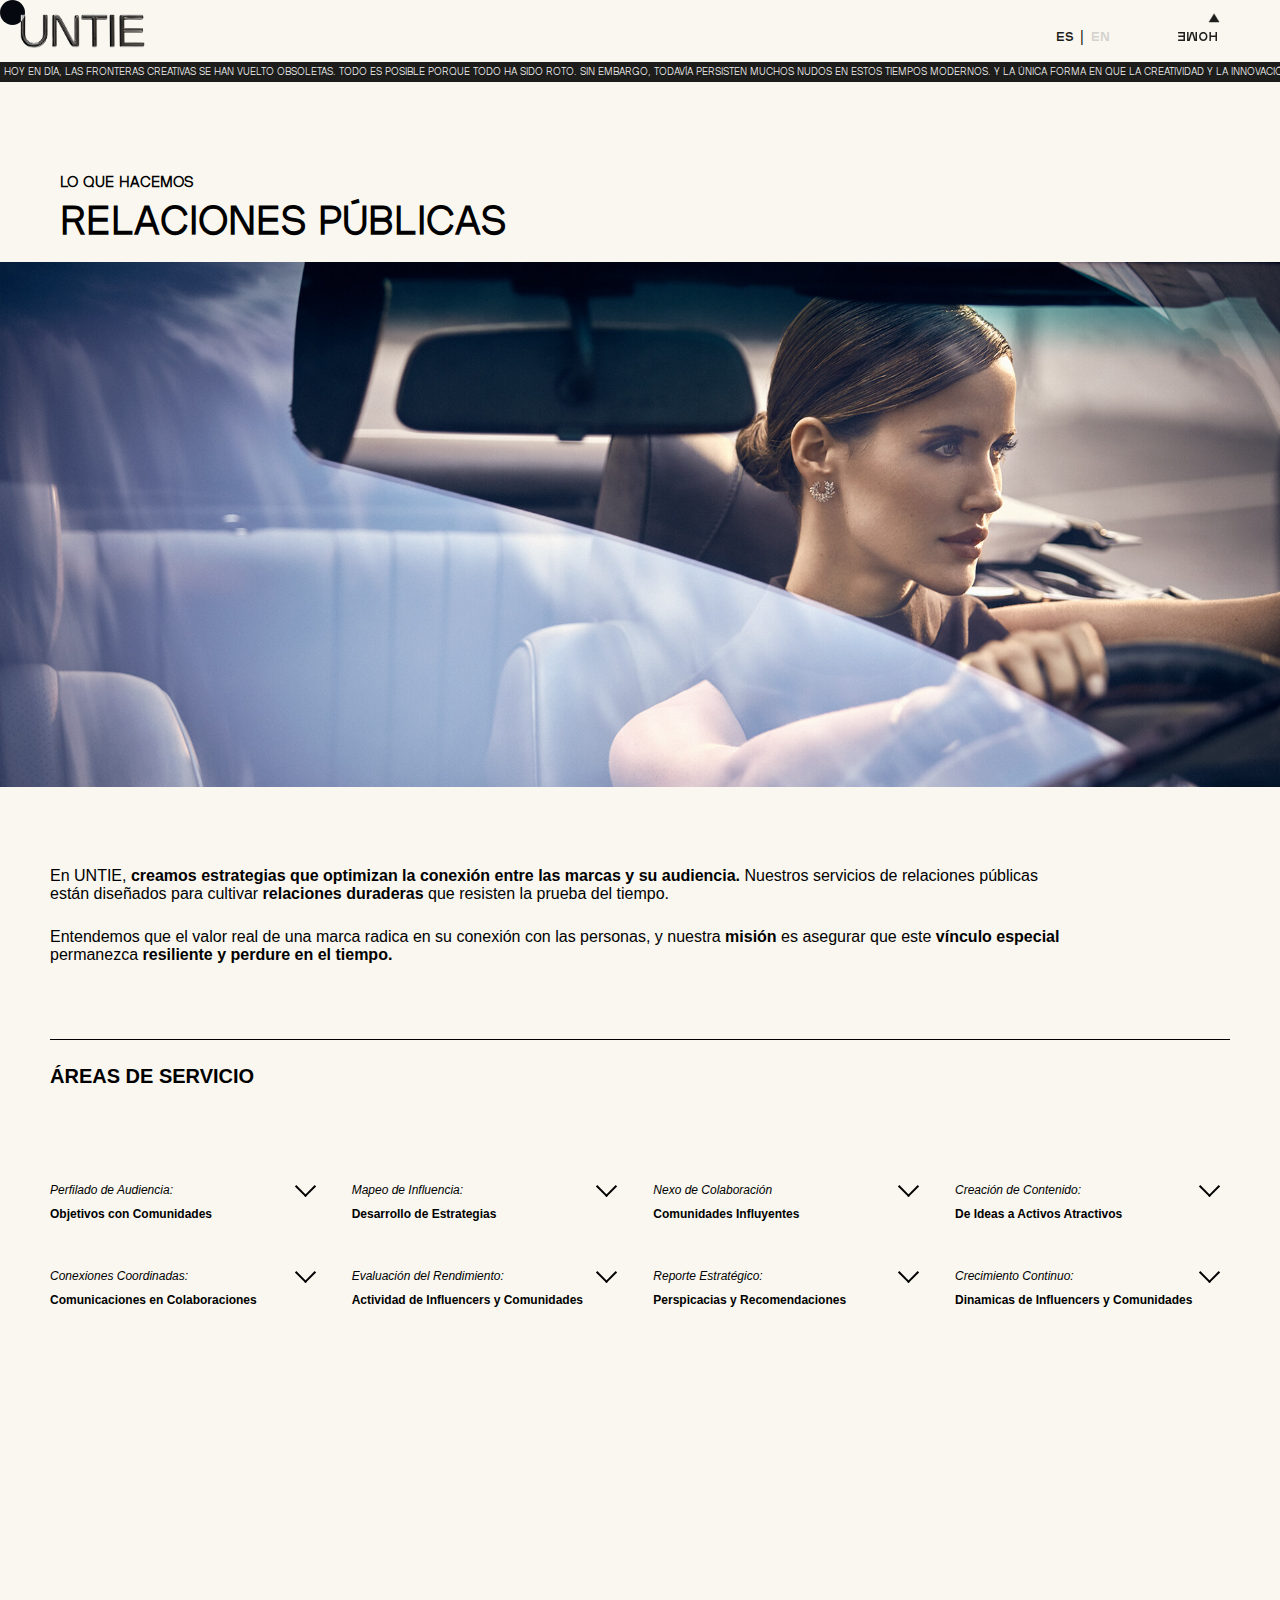
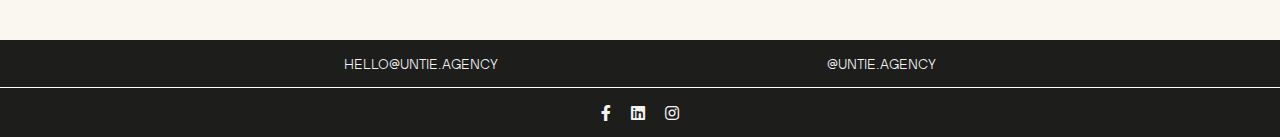
<file: ES/SERVICIOS/publicrelations.html>
<!DOCTYPE html>
<html lang="es">
  <head>
    <meta charset="UTF-8" />
    <meta name="viewport" content="width=device-width, initial-scale=1.0" />
    <meta
      name="description"
      content="Discover how our talent management and creative consulting firm helps drive the success of your business. We offer innovative and strategic solutions to enhance your brand, develop exceptional talent, and achieve outstanding results. Contact us today and find out how we can take your organization to the next level!"
    />
    <title>UNTIE.AGENCY | Talent Management & Creative Consulting Firm</title>
    <link
      rel="icon"
      href="/LOGO/UNTIE_LOGO 16px 300dpi-05.png 16px 300dpi-05.png"
    />
    <link rel="stylesheet" href="/SERVICES/index.css" />
    <link
      rel="stylesheet"
      href="https://cdnjs.cloudflare.com/ajax/libs/font-awesome/5.15.3/css/all.min.css"
      integrity="sha512-..."
      crossorigin="anonymous"
      referrerpolicy="no-referrer"
    />
    <script src="https://code.jquery.com/jquery-3.6.0.min.js"></script>
  </head>
  <body>
    <div id="custom-mouse"></div>
    <div class="main-section">
      <!-- nav -->
      <nav id="nav">
        <div class="navbar">
          <div id="logo-container">
            <div id="logo1">
              <a href="index.html"
                ><img
                  class="logo-img-1"
                  src="/LOGO/LOGOnav-UN.png"
                  width="60px"
                  height="35,55px"
                  alt=""
                  srcset=""
                  class="clickable"
              /></a>
            </div>
            <div id="logo2">
              <a href="index.html"
                ><img
                  class="logo-img-2"
                  src="/LOGO/LOGOnav-TIE.png"
                  width="71px"
                  height="35,86px"
                  alt=""
                  srcset=""
                  class="clickable"
              /></a>
            </div>
          </div>
          <div class="nav-buttons">
            <div class="language-button-container">
              <button class="language-button">
                <a href="#" class="language-es clickable active-language">ES</a>
              </button>
              <span class="language-button-span">|</span>
              <button class="language-button">
                <a href="#" class="language-en clickable inactive-language"
                  >EN</a
                >
              </button>
            </div>
            <div class="toggle-button-container">
              <button class="hamburger-button" id="toggleButton">
                <span class="hamburger-button-triangle clickable"> ▼</span>
                <span class="hamburger-button-agency clickable">HOME </span>
              </button>
            </div>
          </div>
        </div>
      </nav>
      <div id="overlay">
        <div class="nav-menu">
          <div id="nav-content">
            <ul>
              <li class="nav-menu-b">
                <a href="/ES/index.html#second-section"
                  ><p class="hover-effect clickable">ACERCA DE</p></a
                >
              </li>
              <li class="nav-menu-b" id="what-we-do">
                <a href="/ES/index.html#what-we-do-section"
                  ><p class="hover-effect clickable">LO QUE HACEMOS</p></a
                >
              </li>

              <li class="nav-menu-a">
                <a href="/ES/SERVICIOS/talentmanagement.html"
                  ><p class="hover-effect clickable">GESTIÓN DE TALENTO</p></a
                >
              </li>
              <li class="nav-menu-a">
                <a href="/ES/SERVICIOS/strategy.html"
                  ><p class="hover-effect clickable">ESTRATEGIA</p></a
                >
              </li>
              <li class="nav-menu-a">
                <a href="/ES/SERVICIOS/branding.html"
                  ><p class="hover-effect clickable">BRANDING</p></a
                >
              </li>
              <li class="nav-menu-a">
                <a href="/ES/SERVICIOS/digital.html"
                  ><p class="hover-effect clickable">DIGITAL</p></a
                >
              </li>
              <li class="nav-menu-a">
                <a href="/ES/SERVICIOS/contentproduction.html"
                  ><p class="hover-effect clickable">
                    PRODUCCIÓN DE CONTENIDO
                  </p></a
                >
              </li>
              <li class="nav-menu-a">
                <a href="/ES/SERVICIOS/publicrelations.html"
                  ><p class="hover-effect clickable">RELACIONES PÚBLICAS</p></a
                >
              </li>
              <li class="nav-menu-b">
                <a href="/ES/index.html#talents"
                  ><p class="hover-effect clickable">TALENTOS</p></a
                >
              </li>

              <li class="nav-menu-b">
                <a href="/ES/index.html#cases-section"
                  ><p class="hover-effect clickable">CASOS</p></a
                >
              </li>
              <!-- <li class="nav-menu-b">
                <a href="/ES/index.html#team-section"
                  ><p class="hover-effect clickable">EQUIPO</p></a
                >
              </li> -->
              <li class="nav-menu-b">
                <a href="/ES/index.html#work-with-us"
                  ><p class="hover-effect clickable">TRABAJA CON NOSOTROS</p></a
                >
              </li>
            </ul>
          </div>
        </div>
      </div>
      <!-- text-bar -->

      <div class="textbar" data-speed="10">
        <div class="textbar-text">
          Hoy en día, las fronteras creativas se han vuelto obsoletas. Todo es
          posible porque todo ha sido roto. Sin embargo, todavía persisten
          muchos nudos en estos tiempos modernos. Y la única forma en que la
          creatividad y la innovación pueden existir es cuando lo que estaba
          atado se desata. ESTAMOS AQUÍ PARA DESATAR EL CONCEPTO. ESTAMOS AQUÍ
          PARA DESATAR LA REALIDAD. ESTAMOS AQUÍ PARA DESATAR EL MUNDO. Hoy en
          día, las fronteras creativas se han vuelto obsoletas. Todo es posible
          porque todo ha sido roto. Sin embargo, todavía persisten muchos nudos
          en estos tiempos modernos. Y la única forma en que la creatividad y la
          innovación pueden existir es cuando lo que estaba atado se desata.
          ESTAMOS AQUÍ PARA DESATAR EL CONCEPTO. ESTAMOS AQUÍ PARA DESATAR LA
          REALIDAD. ESTAMOS AQUÍ PARA DESATAR EL MUNDO.
        </div>
      </div>
    </div>

    <!-- third-section -->

    <div id="third-section" class="services-section">
      <div class="services-main">
        <h6 class="services-main-subtitle">LO QUE HACEMOS</h6>
        <h1 class="services-main-title">RELACIONES PÚBLICAS</h1>
      </div>
      <div class="services-carousel-container">
        <div class="services-carousel">
          <div class="services-carousel-slide">
            <div class="services-photo services-photo6"></div>
          </div>
          <!-- <div class="services-carousel-slide">
            <div class="services-photo services-photo2"></div>
          </div>
          <div class="services-carousel-slide">
            <div class="services-photo services-photo3"></div>
          </div> -->
          <!-- Agrega más divs .services-carousel-slide para más imágenes -->
        </div>
        <!-- <div class="indicators clickable">
          <div class="indicator"></div>
          <div class="indicator"></div>
          <div class="indicator"></div>
          
        </div> -->
      </div>
      <div class="services-paragraph">
        <p class="services-p">
          En UNTIE,
          <span class="services-p-bold"
            >creamos estrategias que optimizan la</span
          >

          <span class="services-p-bold"
            >conexión entre las marcas y su
            audiencia.</span
          >
          Nuestros servicios de relaciones públicas <br>  están diseñados para
          cultivar
          <span class="services-p-bold">relaciones duraderas</span> que resisten
          la prueba del tiempo.
        </p>
        <p class="services-p">
          Entendemos que el valor real de una marca radica en su conexión con
          las personas, y nuestra
          <span class="services-p-bold">misión</span> es asegurar que este
          <span class="services-p-bold">vínculo especial</span>
          <br />
          permanezca
          <span class="services-p-bold"
            >resiliente y perdure en el tiempo.</span
          >
        </p>
      </div>
      <div class="services-content">
        <h2 class="services-content-title">ÁREAS DE SERVICIO</h2>
        <div class="services-content-container">
          <div class="services-column">
            <p class="services-column-title">
              <em>Perfilado de Audiencia:</em>
            </p>
            <p class="services-column-subtitle">Objetivos con Comunidades</p>
            <div class="arrow1 team-button clickable" id="mostrar-boton"></div>
            <div class="services-hide">
              <p class="services-column-paragraph">
                Identificamos y definimos
                <span class="services-p-bold"
                  >las audiencias <br />
                  objetivo de tu marca,</span
                >
                y sus objetivos,<br />
                alineándolos con personas y comunidades <br /> relevantes, 
                incluyendo redes específicas de <br /> la industria,
                foros en línea, asociaciones <br /> profesionales, 
                posibles socios, empleados <br>y clientes.
              </p>
            </div>
          </div>
          <div class="services-column">
            <p class="services-column-title"><em>Mapeo de Influencia:</em></p>
            <p class="services-column-subtitle">Desarrollo de Estrategias</p>
            <div class="arrow1 team-button clickable" id="mostrar-boton"></div>
            <div class="services-hide">
              <p class="services-column-paragraph">
                Nuestro enfoque implica la creación de una
                <span class="services-p-bold"
                  >estrategia <br />
                  integral</span
                >
                para
                <span class="services-p-bold">conectar</span> tu marca
                <span class="services-p-bold"
                  >con personas u <br />
                  organizaciones influyentes.</span
                >
                Realizamos <br />
                investigaciónes exhaustivas para identificar influencers <br />
                basados en criterios predefinidos, asegurando <br />
                un ajuste perfecto entre el influencer y la marca.
              </p>
            </div>
          </div>

          <div class="services-column">
            <p class="services-column-title"><em>Nexo de Colaboración</em></p>
            <p class="services-column-subtitle">Comunidades Influyentes</p>
            <div class="arrow1 team-button clickable" id="mostrar-boton"></div>
            <div class="services-hide">
              <p class="services-column-paragraph">
                Nos
                <span class="services-p-bold"
                  >comunicamos de manera proactiva</span
                >
                con las personas <br />
                o comunidades identificadas, atrayéndolas para que <br />formen
                parte del universo de la marca. Nuestro equipo <br />
                negocia acuerdos y contratos de cooperación, <br />
                gestionando todas las actividades relacionadas <br />
                con los influencers, incluyendo comunicación, <br />
                los plazos y los presupuestos.
              </p>
            </div>
          </div>
          <div class="services-column">
            <p class="services-column-title">
              <em>Creación de Contenido:</em>
            </p>
            <p class="services-column-subtitle">
              De Ideas a Activos Atractivos
            </p>
            <div class="arrow1 team-button clickable" id="mostrar-boton"></div>
            <div class="services-hide">
              <p class="services-column-paragraph">
                Las ideas se transforman en acción a través de
                <span class="services-p-bold"
                  >briefings <br />
                  de contenido</span
                >
                meticulosamente elaborados en
                <span class="services-p-bold"
                  >los <br />
                  principales canales de medios.</span
                >
                Nuestro enfoque <br />
                en la alineación de la marca y el contenido auténtico <br />
                asegura la creación de activos profesionales y atractivos.
              </p>
            </div>
          </div>
        </div>
        <div class="services-content-container">
          <div class="services-column">
            <p class="services-column-title">
              <em>Conexiones Coordinadas:</em>
            </p>
            <p class="services-column-subtitle">
              Comunicaciones en Colaboraciones
            </p>
            <div class="arrow1 team-button clickable" id="mostrar-boton"></div>
            <div class="services-hide">
              <p class="services-column-paragraph">
                <span class="services-p-bold"
                  >Gestionamos la comunicación continua</span
                >
                y la <br />
                coordinación entre todas las partes involucradas <br />
                durante el período de colaboración. También <br />
                <span class="services-p-bold"
                  >supervisamos los objetivos de la campaña,<br
                /></span>
                las actualizaciones de estado y la gestión <br />
                del presupuesto.
              </p>
            </div>
          </div>
          <div class="services-column">
            <p class="services-column-title">
              <em>Evaluación del Rendimiento:</em>
            </p>
            <p class="services-column-subtitle">
              Actividad de Influencers y Comunidades
            </p>
            <div class="arrow1 team-button clickable" id="mostrar-boton"></div>
            <div class="services-hide">
              <p class="services-column-paragraph">
                Nuestro proceso incluye una
                <span class="services-p-bold"
                  >evaluación exhaustiva <br
                /></span>
                de la
                <span class="services-p-bold"
                  >actividad de los influencers o comunidades. <br
                /></span>
                Recopilamos ideas de ellos y utilizamos 
                herramientas <br /> analíticas para crear una visión 
                general del rendimiento,<br />  evaluando indicadores
                clave de rendimiento (KPI) relevantes.
              </p>
            </div>
          </div>
          <div class="services-column">
            <p class="services-column-title"><em>Reporte Estratégico:</em></p>
            <p class="services-column-subtitle">
              Perspicacias y Recomendaciones
            </p>
            <div class="arrow1 team-button clickable" id="mostrar-boton"></div>
            <div class="services-hide">
              <p class="services-column-paragraph">
                Creemos en la transparencia y la responsabilidad. <br />
                Nuestro equipo proporciona informes detallados <br />
                que describen el rendimiento de las colaboraciones <br />
                con influencers y comunidades. Estos informes <br />
                incluyen perspicacias accionable y recomendaciones <br />
                para mejorar aún más el alcance, la participación <br />
                y el impacto general de tu marca en tu audiencia <br />
                objetivo y comunidades.
              </p>
            </div>
          </div>
          <div class="services-column">
            <p class="services-column-title"><em>Crecimiento Continuo:</em></p>
            <p class="services-column-subtitle">
              Dinamicas de Influencers y Comunidades
            </p>
            <div class="arrow1 team-button clickable" id="mostrar-boton"></div>
            <div class="services-hide">
              <p class="services-column-paragraph">
                Las dinámicas de influencers y comunidades <br> pueden 
                 evolucionar,
                
                y estamos aquí para <br /> adaptarnos con ellas. Nuestro enfoque
                incluye
                <br />
                un monitoreo continuo y ajustes para asegurar <br> que tu
                
                marca continúe construyendo relaciones <br> sólidas y conexiones
                con influencers y comunidades. <br /> Adaptamos proactivamente
                estrategias
                
                para alinearnos <br /> con las tendencias
                y preferencias cambiantes.
              </p>
            </div>
          </div>
        </div>
      </div>
    </div>
    <div class="space-section2"></div>
    <!-- work-with-us -->

    <footer id="work-with-us">
      <div class="footer-mid">
        <p>HELLO@UNTIE.AGENCY</p>
        <p>@UNTIE.AGENCY</p>
      </div>
      <div class="footer-icons">
        <ul class="icons">
          <li>
            <a href="#" target="_blank"><i class="fab fa-facebook-f"></i></a>
          </li>
          <li>
            <a href="https://www.linkedin.com/company/mb1to1/" target="_blank"
              ><i class="fab fa-linkedin"></i
            ></a>
          </li>
          <li>
            <a href="https://www.instagram.com/untie.agency/" target="_blank"
              ><i class="fab fa-instagram"></i
            ></a>
          </li>
        </ul>
      </div>
    </footer>
    <script src="/SERVICES/index.js"></script>
  </body>
</html>
</file>
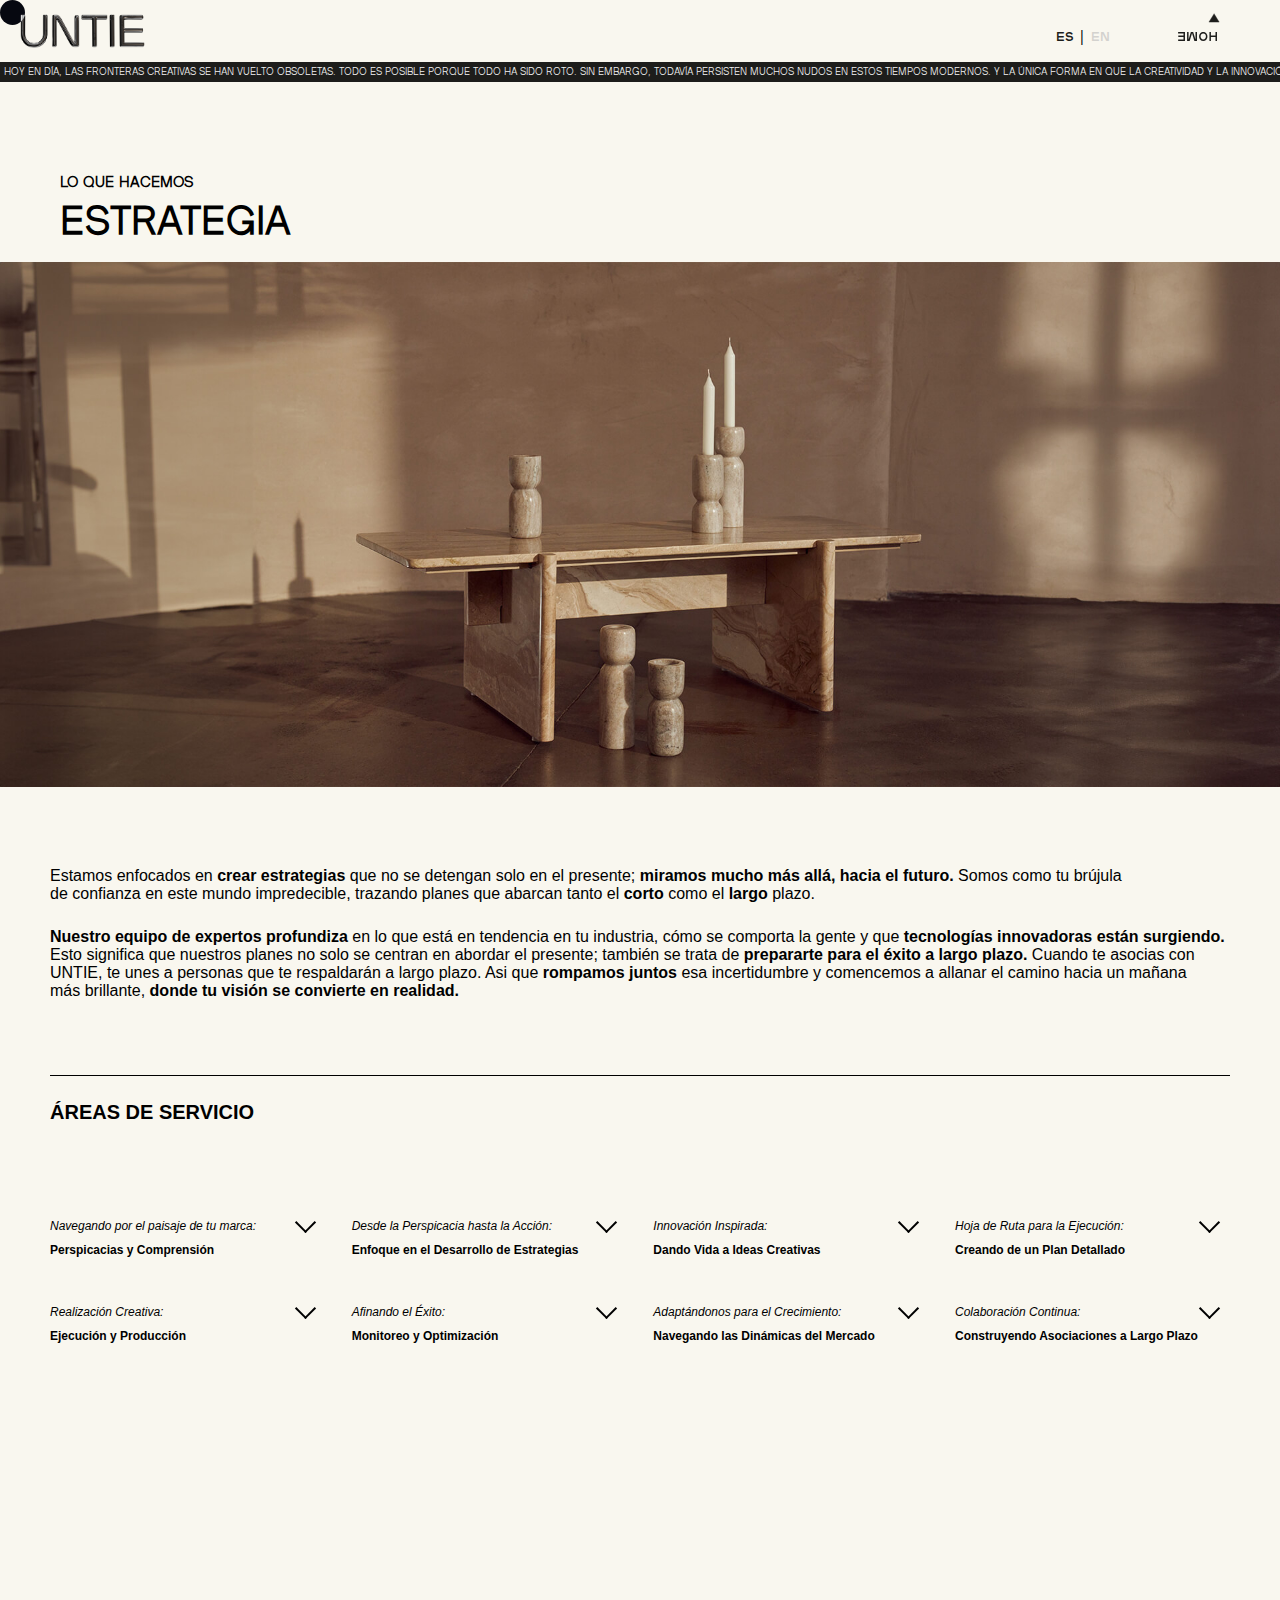
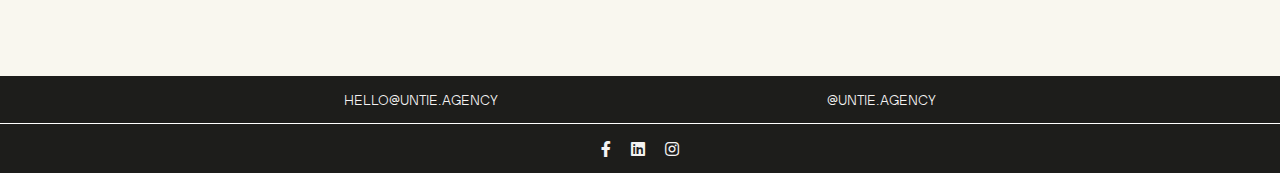
<file: ES/SERVICIOS/strategy.html>
<!DOCTYPE html>
<html lang="es">
  <head>
    <meta charset="UTF-8" />
    <meta name="viewport" content="width=device-width, initial-scale=1.0" />
    <meta
      name="description"
      content="Discover how our talent management and creative consulting firm helps drive the success of your business. We offer innovative and strategic solutions to enhance your brand, develop exceptional talent, and achieve outstanding results. Contact us today and find out how we can take your organization to the next level!"
    />
    <title>UNTIE.AGENCY | Talent Management & Creative Consulting Firm</title>
    <link
      rel="icon"
      href="/LOGO/UNTIE_LOGO 16px 300dpi-05.png 16px 300dpi-05.png"
    />
    <link rel="stylesheet" href="/SERVICES/index.css" />
    <link
      rel="stylesheet"
      href="https://cdnjs.cloudflare.com/ajax/libs/font-awesome/5.15.3/css/all.min.css"
      integrity="sha512-..."
      crossorigin="anonymous"
      referrerpolicy="no-referrer"
    />
    <script src="https://code.jquery.com/jquery-3.6.0.min.js"></script>
  </head>
  <body>
    <div id="custom-mouse"></div>
    <div class="main-section">
      <!-- nav -->
      <nav id="nav">
        <div class="navbar">
          <div id="logo-container">
            <div id="logo1">
              <a href="index.html"
                ><img
                  class="logo-img-1"
                  src="/LOGO/LOGOnav-UN.png"
                  width="60px"
                  height="35,55px"
                  alt=""
                  srcset=""
                  class="clickable"
              /></a>
            </div>
            <div id="logo2">
              <a href="index.html"
                ><img
                  class="logo-img-2"
                  src="/LOGO/LOGOnav-TIE.png"
                  width="71px"
                  height="35,86px"
                  alt=""
                  srcset=""
                  class="clickable"
              /></a>
            </div>
          </div>
          <div class="nav-buttons">
            <div class="language-button-container">
              <button class="language-button">
                <a href="#" class="language-es clickable active-language">ES</a>
              </button>
              <span class="language-button-span">|</span>
              <button class="language-button">
                <a href="#" class="language-en clickable inactive-language"
                  >EN</a
                >
              </button>
            </div>
            <div class="toggle-button-container">
              <button class="hamburger-button" id="toggleButton">
                <span class="hamburger-button-triangle clickable"> ▼</span>
                <span class="hamburger-button-agency clickable">HOME </span>
              </button>
            </div>
          </div>
        </div>
      </nav>
      <div id="overlay">
        <div class="nav-menu">
          <div id="nav-content">
            <ul>
              <li class="nav-menu-b">
                <a href="/ES/index.html#second-section"
                  ><p class="hover-effect clickable">ACERCA DE</p></a
                >
              </li>
              <li class="nav-menu-b" id="what-we-do">
                <a href="/ES/index.html#what-we-do-section"
                  ><p class="hover-effect clickable">LO QUE HACEMOS</p></a
                >
              </li>

              <li class="nav-menu-a">
                <a href="/ES/SERVICIOS/talentmanagement.html"
                  ><p class="hover-effect clickable">GESTIÓN DE TALENTO</p></a
                >
              </li>
              <li class="nav-menu-a">
                <a href="/ES/SERVICIOS/strategy.html"
                  ><p class="hover-effect clickable">ESTRATEGIA</p></a
                >
              </li>
              <li class="nav-menu-a">
                <a href="/ES/SERVICIOS/branding.html"
                  ><p class="hover-effect clickable">BRANDING</p></a
                >
              </li>
              <li class="nav-menu-a">
                <a href="/ES/SERVICIOS/digital.html"
                  ><p class="hover-effect clickable">DIGITAL</p></a
                >
              </li>
              <li class="nav-menu-a">
                <a href="/ES/SERVICIOS/contentproduction.html"
                  ><p class="hover-effect clickable">
                    PRODUCCIÓN DE CONTENIDO
                  </p></a
                >
              </li>
              <li class="nav-menu-a">
                <a href="/ES/SERVICIOS/publicrelations.html"
                  ><p class="hover-effect clickable">RELACIONES PÚBLICAS</p></a
                >
              </li>
              <li class="nav-menu-b">
                <a href="/ES/index.html#talents"
                  ><p class="hover-effect clickable">TALENTOS</p></a
                >
              </li>

              <li class="nav-menu-b">
                <a href="/ES/index.html#cases-section"
                  ><p class="hover-effect clickable">CASOS</p></a
                >
              </li>
              <!-- <li class="nav-menu-b">
                <a href="/ES/index.html#team-section"
                  ><p class="hover-effect clickable">EQUIPO</p></a
                >
              </li> -->
              <li class="nav-menu-b">
                <a href="/ES/index.html#work-with-us"
                  ><p class="hover-effect clickable">TRABAJA CON NOSOTROS</p></a
                >
              </li>
            </ul>
          </div>
        </div>
      </div>
      <!-- text-bar -->

      <div class="textbar" data-speed="10">
        <div class="textbar-text">
          Hoy en día, las fronteras creativas se han vuelto obsoletas. Todo es
          posible porque todo ha sido roto. Sin embargo, todavía persisten
          muchos nudos en estos tiempos modernos. Y la única forma en que la
          creatividad y la innovación pueden existir es cuando lo que estaba
          atado se desata. ESTAMOS AQUÍ PARA DESATAR EL CONCEPTO. ESTAMOS AQUÍ
          PARA DESATAR LA REALIDAD. ESTAMOS AQUÍ PARA DESATAR EL MUNDO. Hoy en
          día, las fronteras creativas se han vuelto obsoletas. Todo es posible
          porque todo ha sido roto. Sin embargo, todavía persisten muchos nudos
          en estos tiempos modernos. Y la única forma en que la creatividad y la
          innovación pueden existir es cuando lo que estaba atado se desata.
          ESTAMOS AQUÍ PARA DESATAR EL CONCEPTO. ESTAMOS AQUÍ PARA DESATAR LA
          REALIDAD. ESTAMOS AQUÍ PARA DESATAR EL MUNDO.
        </div>
      </div>
    </div>

    <!-- third-section -->

    <div id="third-section" class="services-section">
      <div class="services-main">
        <h6 class="services-main-subtitle">LO QUE HACEMOS</h6>
        <h1 class="services-main-title">ESTRATEGIA</h1>
      </div>
      <div class="services-carousel-container">
        <div class="services-carousel">
          <div class="services-carousel-slide">
            <div class="services-photo services-photo2"></div>
          </div>
          <!-- <div class="services-carousel-slide">
            <div class="services-photo services-photo2"></div>
          </div>
          <div class="services-carousel-slide">
            <div class="services-photo services-photo3"></div>
          </div> -->
          <!-- Agrega más divs .services-carousel-slide para más imágenes -->
        </div>
        <!-- <div class="indicators clickable">
          <div class="indicator"></div>
          <div class="indicator"></div>
          <div class="indicator"></div>
          
        </div> -->
      </div>
      <div class="services-paragraph">
        <p class="services-p">
          Estamos enfocados en
          <span class="services-p-bold">crear estrategias</span> que no se
          detengan solo en el presente;
          <span class="services-p-bold"
            >miramos mucho más allá, hacia el futuro.</span
          >
          Somos como tu brújula <br />
          de confianza en este mundo impredecible, trazando planes que abarcan
          tanto el
          <span class="services-p-bold">corto</span> como el
          <span class="services-p-bold">largo</span> plazo.
        </p>
        <p class="services-p">
          <span class="services-p-bold"
            >Nuestro equipo de expertos profundiza</span
          >
          en lo que está en tendencia en tu industria, cómo se comporta la gente
          y que
          <span class="services-p-bold"
            >tecnologías innovadoras están surgiendo.</span
          >
          <br />
          Esto significa que nuestros planes no solo se centran en abordar el
          presente; también se trata de
          <span class="services-p-bold"
            >prepararte para el éxito a largo plazo.</span
          >
          Cuando te asocias con <br />
          UNTIE, te unes a personas que te respaldarán a largo plazo. Asi que
          <span class="services-p-bold">rompamos juntos</span> esa incertidumbre
          y comencemos a allanar el camino hacia un mañana <br />más brillante,
          <span class="services-p-bold"
            >donde tu visión se convierte en realidad.</span
          >
        </p>
      </div>
      <div class="services-content">
        <h2 class="services-content-title">ÁREAS DE SERVICIO</h2>
        <div class="services-content-container">
          <div class="services-column">
            <p class="services-column-title">
              <em>Navegando por el paisaje de tu marca:</em>
            </p>
            <p class="services-column-subtitle">Perspicacias y Comprensión</p>
            <div class="arrow1 team-button clickable" id="mostrar-boton"></div>
            <div class="services-hide">
              <p class="services-column-paragraph">
                Profundizamos en tus aspiraciones, desafíos y estrategias <br />
                de marketing existentes para comprender tu marca. <br />La
                investigación de mercado en profundidad proporciona <br />
                perspicacias sobre tu audiencia objetivo, la industria, <br />
                las tácticas de la competencia, y el comportamiento <br />
                del consumidor, descubriendo ángulos innovadores.
              </p>
            </div>
          </div>
          <div class="services-column">
            <p class="services-column-title">
              <em>Desde la Perspicacia hasta la Acción:</em>
            </p>
            <p class="services-column-subtitle">
              Enfoque en el Desarrollo de Estrategias
            </p>
            <div class="arrow1 team-button clickable" id="mostrar-boton"></div>
            <div class="services-hide">
              <p class="services-column-paragraph">
                Basados en la investigación, adaptamos una <br />
                estrategia única que se alinee con tus objetivos<br />
                y necesidades específicas. Esto abarca <br />
                posicionamiento, branding, mensajería, <br />
                identificación de audiencia e indicadores <br />
                clave de rendimiento para un éxito medible.
              </p>
            </div>
          </div>
          <div class="services-column">
            <p class="services-column-title">
              <em>Innovación Inspirada:</em>
            </p>
            <p class="services-column-subtitle">Dando Vida a Ideas Creativas</p>
            <div class="arrow1 team-button clickable" id="mostrar-boton"></div>
            <div class="services-hide">
              <p class="services-column-paragraph">
                Capturamos la esencia de tu marca con un concepto <br />
                personalizado y completo. Esbozamos pasos para<br />
                realizar tus objetivos y conectar con tu audiencia,<br />
                infundiendo ideas innovadoras para dar vida a tu visión.
              </p>
            </div>
          </div>
          <div class="services-column">
            <p class="services-column-title">
              <em>Hoja de Ruta para la Ejecución:</em>
            </p>
            <p class="services-column-subtitle">Creando de un Plan Detallado</p>
            <div class="arrow1 team-button clickable" id="mostrar-boton"></div>
            <div class="services-hide">
              <p class="services-column-paragraph">
                Una vez que finalizamos la estrategia y los conceptos <br />
                creativos, proporcionamos un plan de implementación. <br />
                Detalla las actividades, cronogramas, recursos y<br />
                presupuestos necesarios para una ejecución efectiva.
              </p>
            </div>
          </div>
        </div>
        <div class="services-content-container">
          <div class="services-column">
            <p class="services-column-title"><em>Realización Creativa:</em></p>
            <p class="services-column-subtitle">Ejecución y Producción</p>
            <div class="arrow1 team-button clickable" id="mostrar-boton"></div>
            <div class="services-hide">
              <p class="services-column-paragraph">
                Damos vida a tu estrategia ejecutando las actividades <br />
                planificadas, lo cual puede implicar 
                la creación <br /> de diversos elementos de marketing, incluyendo<br />
                (re)branding, campañas y entregables creativos.
              </p>
            </div>
          </div>
          <div class="services-column">
            <p class="services-column-title"><em>Afinando el Éxito:</em></p>
            <p class="services-column-subtitle">Monitoreo y Optimización</p>
            <div class="arrow1 team-button clickable" id="mostrar-boton"></div>
            <div class="services-hide">
              <p class="services-column-paragraph">
                Durante la ejecución, supervisamos con atención<br />
                el rendimiento de la estrategia, analizando datos para <br />
                identificar áreas de mejora. Adaptamos, optimizamos <br />
                y afinamos los esfuerzos en curso para maximizar <br />los
                resultados.
              </p>
            </div>
          </div>
          <div class="services-column">
            <p class="services-column-title">
              <em>Adaptándonos para el Crecimiento:</em>
            </p>
            <p class="services-column-subtitle">
              Navegando las Dinámicas del Mercado
            </p>
            <div class="arrow1 team-button clickable" id="mostrar-boton"></div>
            <div class="services-hide">
              <p class="services-column-paragraph">
                Nuestro compromiso se extiende más allá <br />de la consulta
                inicial. Ofrecemos un <br />
                apoyo continuo para el éxito sostenido de<br />la marca,
                brindando servicios de consulta,<br />
                creatividad y estrategias adaptables <br />
                para navegar las fluctuaciones del mercado <br />y aprovechar
                oportunidades de crecimiento.
              </p>
            </div>
          </div>
          <div class="services-column">
            <p class="services-column-title">
              <em>Colaboración Continua:</em>
            </p>
            <p class="services-column-subtitle">
              Construyendo Asociaciones a Largo Plazo
            </p>
            <div class="arrow1 team-button clickable" id="mostrar-boton"></div>
            <div class="services-hide">
              <p class="services-column-paragraph">
                Creemos que el éxito es un viaje continuo. <br />
                Nuestro compromiso con tu marca se extiende <br />
                más allá de proyectos individuales. Valoramos <br />
                las asociaciones a largo plazo y nos 
                dedicamos <br /> a trabajar estrechamente contigo 
                para asegurar <br /> que tu marca continúe prosperando. 
                A través  <br />de una comunicación regular, actualizaciones <br />
                de estrategia y esfuerzos colaborativos, nos <br /> adaptaremos 
                a tus necesidades en evolución, <br /> aprovecharemos nuevas 
                oportunidades y  <br />enfrentaremos desafios juntos para 
                lograr un <br> éxito duradero.
              </p>
            </div>
          </div>
        </div>
      </div>
    </div>
    <div class="space-section2"></div>
    <!-- work-with-us -->

    <footer id="work-with-us">
      <div class="footer-mid">
        <p>HELLO@UNTIE.AGENCY</p>
        <p>@UNTIE.AGENCY</p>
      </div>
      <div class="footer-icons">
        <ul class="icons">
          <li>
            <a href="#" target="_blank"><i class="fab fa-facebook-f"></i></a>
          </li>
          <li>
            <a href="https://www.linkedin.com/company/mb1to1/" target="_blank"
              ><i class="fab fa-linkedin"></i
            ></a>
          </li>
          <li>
            <a href="https://www.instagram.com/untie.agency/" target="_blank"
              ><i class="fab fa-instagram"></i
            ></a>
          </li>
        </ul>
      </div>
    </footer>
    <script src="/SERVICES/index.js"></script>
  </body>
</html>
</file>
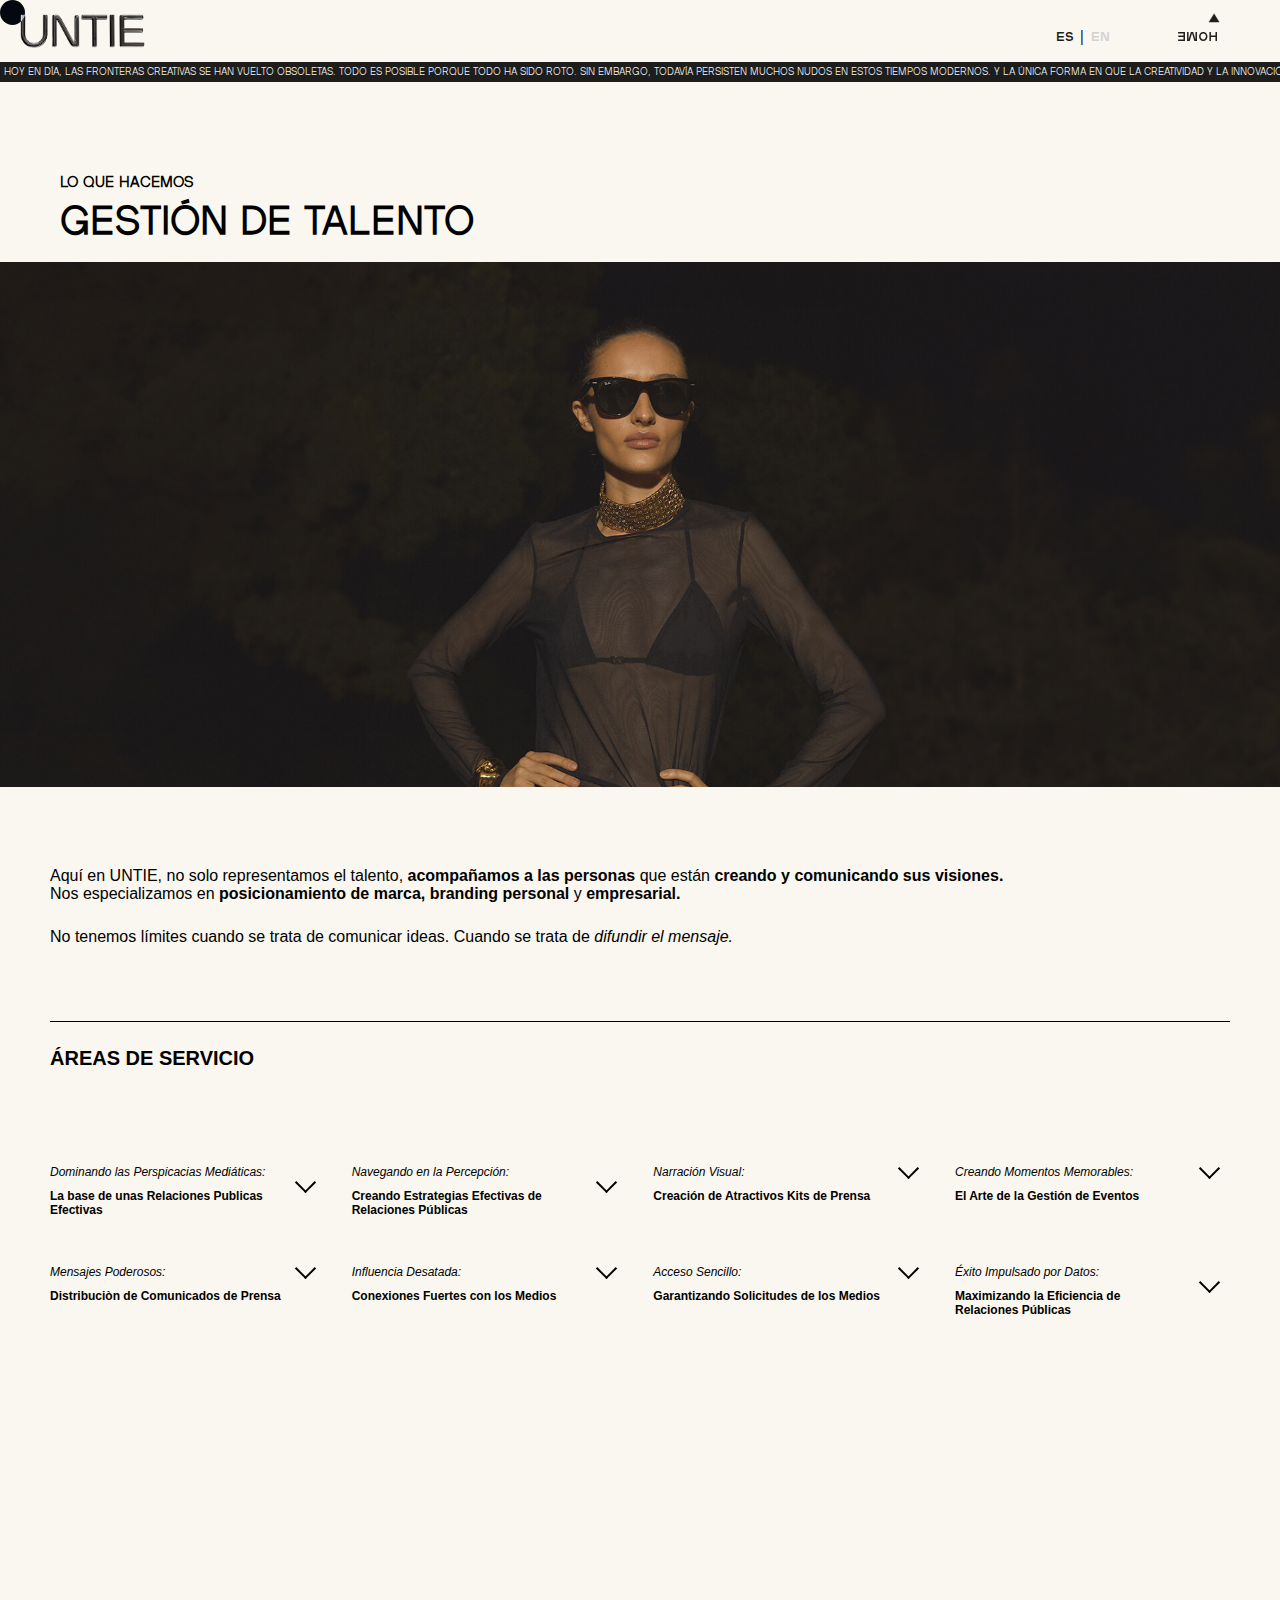
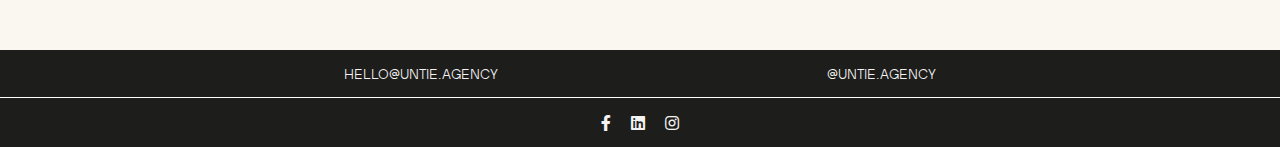
<file: ES/SERVICIOS/talentmanagement.html>
<!DOCTYPE html>
<html lang="es">
  <head>
    <meta charset="UTF-8" />
    <meta name="viewport" content="width=device-width, initial-scale=1.0" />
    <meta
      name="description"
      content="Discover how our talent management and creative consulting firm helps drive the success of your business. We offer innovative and strategic solutions to enhance your brand, develop exceptional talent, and achieve outstanding results. Contact us today and find out how we can take your organization to the next level!"
    />
    <title>UNTIE.AGENCY | Talent Management & Creative Consulting Firm</title>
    <link rel="icon" href="/LOGO/UNTIE_LOGO 16px 300dpi-05.png" />
    <link rel="stylesheet" href="/SERVICES/index.css" />
    <link
      rel="stylesheet"
      href="https://cdnjs.cloudflare.com/ajax/libs/font-awesome/5.15.3/css/all.min.css"
      integrity="sha512-..."
      crossorigin="anonymous"
      referrerpolicy="no-referrer"
    />
    <script src="https://code.jquery.com/jquery-3.6.0.min.js"></script>
  </head>
  <body>
    <div id="custom-mouse"></div>
    <div class="main-section">
      <!-- nav -->
      <!-- nav -->
      <nav id="nav">
        <div class="navbar">
          <div id="logo-container">
            <div id="logo1">
              <a href="index.html"
                ><img
                  class="logo-img-1"
                  src="/LOGO/LOGOnav-UN.png"
                  width="60px"
                  height="35,55px"
                  alt=""
                  srcset=""
                  class="clickable"
              /></a>
            </div>
            <div id="logo2">
              <a href="index.html"
                ><img
                  class="logo-img-2"
                  src="/LOGO/LOGOnav-TIE.png"
                  width="71px"
                  height="35,86px"
                  alt=""
                  srcset=""
                  class="clickable"
              /></a>
            </div>
          </div>
          <div class="nav-buttons">
            <div class="language-button-container">
              <button class="language-button">
                <a href="#" class="language-es clickable active-language">ES</a>
              </button>
              <span class="language-button-span">|</span>
              <button class="language-button">
                <a href="#" class="language-en clickable inactive-language"
                  >EN</a
                >
              </button>
            </div>
            <div class="toggle-button-container">
              <button class="hamburger-button" id="toggleButton">
                <span class="hamburger-button-triangle clickable"> ▼</span>
                <span class="hamburger-button-agency clickable">HOME </span>
              </button>
            </div>
          </div>
        </div>
      </nav>
      <div id="overlay">
        <div class="nav-menu">
          <div id="nav-content">
            <ul>
              <li class="nav-menu-b">
                <a href="/ES/index.html#second-section"
                  ><p class="hover-effect clickable">ACERCA DE</p></a
                >
              </li>
              <li class="nav-menu-b" id="what-we-do">
                <a href="/ES/index.html#what-we-do-section"
                  ><p class="hover-effect clickable">LO QUE HACEMOS</p></a
                >
              </li>

              <li class="nav-menu-a">
                <a href="/ES/SERVICIOS/talentmanagement.html"
                  ><p class="hover-effect clickable">GESTIÓN DE TALENTO</p></a
                >
              </li>
              <li class="nav-menu-a">
                <a href="/ES/SERVICIOS/strategy.html"
                  ><p class="hover-effect clickable">ESTRATEGIA</p></a
                >
              </li>
              <li class="nav-menu-a">
                <a href="/ES/SERVICIOS/branding.html"
                  ><p class="hover-effect clickable">BRANDING</p></a
                >
              </li>
              <li class="nav-menu-a">
                <a href="/ES/SERVICIOS/digital.html"
                  ><p class="hover-effect clickable">DIGITAL</p></a
                >
              </li>
              <li class="nav-menu-a">
                <a href="/ES/SERVICIOS/contentproduction.html"
                  ><p class="hover-effect clickable">
                    PRODUCCIÓN DE CONTENIDO
                  </p></a
                >
              </li>
              <li class="nav-menu-a">
                <a href="/ES/SERVICIOS/publicrelations.html"
                  ><p class="hover-effect clickable">RELACIONES PÚBLICAS</p></a
                >
              </li>
              <li class="nav-menu-b">
                <a href="/ES/index.html#talents"
                  ><p class="hover-effect clickable">TALENTOS</p></a
                >
              </li>

              <li class="nav-menu-b">
                <a href="/ES/index.html#cases-section"
                  ><p class="hover-effect clickable">CASOS</p></a
                >
              </li>
              <!-- <li class="nav-menu-b">
                <a href="/ES/index.html#team-section"
                  ><p class="hover-effect clickable">EQUIPO</p></a
                >
              </li> -->
              <li class="nav-menu-b">
                <a href="/ES/index.html#work-with-us"
                  ><p class="hover-effect clickable">TRABAJA CON NOSOTROS</p></a
                >
              </li>
            </ul>
          </div>
        </div>
      </div>
      <!-- text-bar -->

      <div class="textbar" data-speed="10">
        <div class="textbar-text">
          Hoy en día, las fronteras creativas se han vuelto obsoletas. Todo es
          posible porque todo ha sido roto. Sin embargo, todavía persisten
          muchos nudos en estos tiempos modernos. Y la única forma en que la
          creatividad y la innovación pueden existir es cuando lo que estaba
          atado se desata. ESTAMOS AQUÍ PARA DESATAR EL CONCEPTO. ESTAMOS AQUÍ
          PARA DESATAR LA REALIDAD. ESTAMOS AQUÍ PARA DESATAR EL MUNDO. Hoy en
          día, las fronteras creativas se han vuelto obsoletas. Todo es posible
          porque todo ha sido roto. Sin embargo, todavía persisten muchos nudos
          en estos tiempos modernos. Y la única forma en que la creatividad y la
          innovación pueden existir es cuando lo que estaba atado se desata.
          ESTAMOS AQUÍ PARA DESATAR EL CONCEPTO. ESTAMOS AQUÍ PARA DESATAR LA
          REALIDAD. ESTAMOS AQUÍ PARA DESATAR EL MUNDO.
        </div>
      </div>
    </div>

    <!-- third-section -->

    <div id="third-section" class="services-section">
      <div class="services-main">
        <h6 class="services-main-subtitle">LO QUE HACEMOS</h6>
        <h1 class="services-main-title">GESTIÓN DE TALENTO</h1>
      </div>
      <div class="services-carousel-container">
        <div class="services-carousel">
          <div class="services-carousel-slide">
            <div class="services-photo services-photo1"></div>
          </div>
          <!-- <div class="services-carousel-slide">
            <div class="services-photo services-photo2"></div>
          </div>
          <div class="services-carousel-slide">
            <div class="services-photo services-photo3"></div>
          </div> -->
          <!-- Agrega más divs .services-carousel-slide para más imágenes -->
        </div>
        <!-- <div class="indicators clickable">
          <div class="indicator"></div>
          <div class="indicator"></div>
          <div class="indicator"></div>
        
        </div> -->
      </div>
      <div class="services-paragraph">
        <p class="services-p">
          Aquí en UNTIE, no solo representamos el talento,
          <span class="services-p-bold">acompañamos a las personas </span> que
          están
          <span class="services-p-bold"
            >creando y comunicando sus visiones.
          </span>
          <br />
          Nos especializamos en
          <span class="services-p-bold"
            >posicionamiento de marca, branding personal</span
          >
          y <span class="services-p-bold">empresarial.</span>
        </p>
        <p class="services-p">
          No tenemos límites cuando se trata de comunicar ideas. Cuando se trata
          de <em>difundir el mensaje.</em>
        </p>
      </div>
      <div class="services-content">
        <h2 class="services-content-title">ÁREAS DE SERVICIO</h2>
        <div class="services-content-container">
          <div class="services-column">
            <p class="services-column-title">
              <em>Dominando las Perspicacias Mediáticas:</em>
            </p>
            <p class="services-column-subtitle">
              La base de unas Relaciones Publicas <br> Efectivas
            </p>
            <div class="arrow1 team-button clickable" id="mostrar-boton"></div>
            <div class="services-hide">
              <p class="services-column-paragraph">
                Recopilamos y evaluamos meticulosamente información <br />
                de diversas fuentes mediáticas, desbloqueando
                <span class="services-p-bold"
                  ><br />perspicacias 
                  valiosas</span
                >
                sobre el sentimiento público,<br /> las tendencias de la 
                industria y las acciones de la <br> competencia. Esto orienta
                nuestras estrategias y <br>tácticas de relaciones públicas,
                asegurando que<br> estemos <em>un paso adelante.</em>
              </p>
            </div>
          </div>
          <div class="services-column">
            <p class="services-column-title">
              <em>Navegando en la Percepción:</em>
            </p>
            <p class="services-column-subtitle">
              Creando Estrategias Efectivas de <br> Relaciones Públicas
            </p>
            <div class="arrow1 team-button clickable" id="mostrar-boton"></div>
            <div class="services-hide">
              <p class="services-column-paragraph">
                Nuestros expertos trazan el curso para nuestras actividades
                <br />
                de relaciones públicas, dirigiendo estratégicamente el barco. <br />
                Diseñamos enfoques integrales

                <span class="services-p-bold"
                  >que dan forma magistral <br />
                  a las percepciones públicas.</span
                >

                Establecemos
                <span class="services-p-bold"
                  >objetivos <br />
                  claros,</span
                >
                identificamos audiencias objetivas, y 
                recomendamos <br /> iniciativas de relaciones públicas, como la
                planificación <br />de medios, todo mientras ofrecemos
                <span class="services-p-bold"
                  >valiosos <br> conocimientos de asesoramiento.</span
                >
              </p>
            </div>
          </div>
          <div class="services-column">
            <p class="services-column-title"><em>Narración Visual:</em></p>
            <p class="services-column-subtitle">Creación de Atractivos Kits de Prensa</p>
            <div class="arrow1 team-button clickable" id="mostrar-boton"></div>
            <div class="services-hide">
              <p class="services-column-paragraph">
                <span class="services-p-bold"
                  >Nos enorgulle diseñar materiales de relaciones públicas <br />
                  visualmente cautivadores,</span
                >
                incluyendo kits de prensa, <br />que transmiten eficazmente los
                mensajes clave de una <br />
                marca. Estas presentaciones cuidadosamente seleccionadas <br />
                muestran los logros de la marca, dejando una impresión <br />
                positiva indeleble.
              </p>
            </div>
          </div>
          <div class="services-column">
            <p class="services-column-title">
              <em>Creando Momentos Memorables:</em>
            </p>
            <p class="services-column-subtitle">
              El Arte de la Gestión de Eventos
            </p>
            <div class="arrow1 team-button clickable" id="mostrar-boton"></div>
            <div class="services-hide">
              <p class="services-column-paragraph">
                <span class="services-p-bold"
                  >Destacamos en la creación de conceptos de eventos</span
                >
                <br />
                que dejan un
                <span class="services-p-bold">impacto duradero.</span> Desde una
              
                planificación <br /> meticulosa hasta una ejecución impecable,
                nos encargamos <br> de todo, ya sea una conferencia de prensa,
                lanzamiento <br /> de productos o reunión
                corporativa. Las relaciones <br />excepcionales con los
                invitados siempre son nuestra <br /> prioridad.
              </p>
            </div>
          </div>
        </div>
        <div class="services-content-container">
          <div class="services-column">
            <p class="services-column-title"><em>Mensajes Poderosos:</em></p>
            <p class="services-column-subtitle">Distribuciòn de Comunicados de Prensa</p>
            <div class="arrow1 team-button clickable" id="mostrar-boton"></div>
            <div class="services-hide">
              <p class="services-column-paragraph">
                Nuestros comunicados de prensa, ya sea en boletines <br />
                informativos, materiales de prensa o anuncios concisos,<br />
                sirven como herramientas de comunicación potentes.
                <br />Facilitan un intercambio de información fluido
                entre <br /> nuestra organización y los medios de comunicación,
                <br />asegurando que nuestros mensajes resuenen de <br> manera impactante.
              </p>
            </div>
          </div>
          <div class="services-column">
            <p class="services-column-title"><em>Influencia Desatada:</em></p>
            <p class="services-column-subtitle">Conexiones Fuertes con los Medios</p>
            <div class="arrow1 team-button clickable" id="mostrar-boton"></div>
            <div class="services-hide">
              <p class="services-column-paragraph">
                Construir y cultivar relaciones con actores clave, <br />
                incluyendo periodistas, influencers y expertos <br />
                de la industria, es nuestra especialidad. Aprovechando <br />nuestra
                extensa red y conexiones de larga data, <br />proporcionamos un
                acceso invaluable a contactos <br />
                influyentes, mejorando la cobertura mediática <br />y la
                visibilidad.
              </p>
            </div>
          </div>
          <div class="services-column">
            <p class="services-column-title"><em>Acceso Sencillo:</em></p>
            <p class="services-column-subtitle">Garantizando Solicitudes de los Medios</p>
            <div class="arrow1 team-button clickable" id="mostrar-boton"></div>
            <div class="services-hide">
              <p class="services-column-paragraph">
                Nuestro apoyo inquebrantable a las actividades de <br />
                relaciones publicas incluye el manejo de consultas <br> y solicitudes de prensa,
                
                gestionando habilmente la <br> logística y supervisando la distribución
                de muestras <br> de productos a los medios, asegurando 
                una <br />experiencia sin complicaciones.
              </p>
            </div>
          </div>
          <div class="services-column">
            <p class="services-column-title"><em>Éxito Impulsado por Datos:</em></p>
            <p class="services-column-subtitle">Maximizando la Eficiencia de <br> Relaciones Públicas</p>
            <div class="arrow1 team-button clickable" id="mostrar-boton"></div>
            <div class="services-hide">
              <p class="services-column-paragraph">
                Nuestro compromiso con la excelencia se extiende al <br />seguimiento
                continuo del rendimiento e impacto de las <br />
                actividades de relaciones públicas, tanto en línea como <br />fuera de línea. 
                Monitorizamos diligentemente recortes <br />de prensa, 
                evaluamos el alcance y la efectividad de <br /> la campaña y
                utilizamos perspectivas basadas en <br />datos para realizar 
                ajustes informados para una <br> mejora continua.
                Tu éxito es nuestra fuerza impulsora.
              </p>
            </div>
          </div>
        </div>
      </div>
    </div>
    <div class="space-section2"></div>
    <!-- work-with-us -->

    <footer id="work-with-us">
      <div class="footer-mid">
        <p>HELLO@UNTIE.AGENCY</p>
        <p>@UNTIE.AGENCY</p>
      </div>
      <div class="footer-icons">
        <ul class="icons">
          <li>
            <a href="#" target="_blank"><i class="fab fa-facebook-f"></i></a>
          </li>
          <li>
            <a href="https://www.linkedin.com/company/mb1to1/" target="_blank"
              ><i class="fab fa-linkedin"></i
            ></a>
          </li>
          <li>
            <a href="https://www.instagram.com/untie.agency/" target="_blank"
              ><i class="fab fa-instagram"></i
            ></a>
          </li>
        </ul>
      </div>
    </footer>
    <script src="/SERVICES/index.js"></script>
  </body>
</html>
</file>
<file: SERVICES/index.css>
@font-face {
  font-family: "plaak-light";
  src: url("/Fonts/Plaak\ -\ 26-Ney-Light-205TF.ttf");
}
@font-face {
  font-family: "plaak-regular";
  src: url("/Fonts/Plaak\ -\ 36-Ney-Regular-205TF.ttf");
}
@font-face {
  font-family: "plaak-bold";
  src: url("/Fonts/Plaak\ -\ 46-Ney-Bold-205TF.ttf");
}
@font-face {
  font-family: "plaak-heavy";
  src: url("/Fonts/Plaak\ -\ 56-Ney-Heavy-205TF.ttf");
}

* {
  padding: 0;
  margin: 0;
  box-sizing: border-box;
  cursor: none;
}

body {
  font-family: "plaak-light", sans-serif;
  user-select: none;
  overflow-x: hidden;
}

body.overlay-open {
  overflow: hidden;
}

/* custom-mouse */

#custom-mouse {
  cursor: none;
  position: fixed;
  top: 0;
  left: 0;
  width: 25px;
  height: 25px;
  background-color: white;
  mix-blend-mode: exclusion;
  border-radius: 50%;
  pointer-events: none;
  opacity: 1;
  z-index: 10000;
  transition: transform 0.5s ease;
}

@media only screen and (max-width: 576px) {
  #custom-mouse {
    display: none;
  }
}

/* Medium screens (577px to 991px) */
@media only screen and (min-width: 577px) and (max-width: 991px) {
  #custom-mouse {
    display: none;
  }
}

@media only screen and (min-width: 0px) and (max-width: 991px) {
  * {
    cursor: auto;
  }
}

/* main-section */

.main-section {
  width: auto;
  background-color: #f9f7ef;
}

/* Small screens (up to 576px) */
@media only screen and (max-width: 576px) {
  .main-section {
    height: 10vh;
    width: 100%;
  }
}

/* Medium screens (577px to 991px) */
@media only screen and (min-width: 577px) and (max-width: 991px) {
  .main-section {
    height: 10vh;
    width: 100%;
  }
}

/* Large screens (992px and above) */
@media only screen and (min-width: 992px) {
  .main-section {
    height: 8vh;
    width: 100%;
    background-color: #f9f7ef;
    padding: 0;
  }
}

/* navbar */

nav {
  background-color: transparent;
  overflow: hidden;
  position: fixed;
  top: 0;
  left: 0;
  width: 100vw;
  z-index: 999;
  opacity: 1;
  height: 60px;
}

#nav.scroll {
  /* background-color: transparent; */
  opacity: 1;
  transition: 0.1s ease;
  /* border-bottom: 0.1px solid darkgrey; */
}

@media screen and (max-width: 576px) {
  nav {
    height: 52px;
    background-color: transparent;
  }
  nav:hover {
    background-color: #f9f7ef;
  }
}

@media screen and (min-width: 577px) and (max-width: 991px) {
  nav {
    height: 56px;
  }
}

@media screen and (min-width: 992px) {
  nav {
    height: 62px;
  }
}

nav:hover {
  background-color: #f9f7ef;
  transition: background-color 0.1s ease-in;
}

.nav-hover-change:hover:not(#overlay) {
  background-color: transparent;
}

.nav-hover-change:hover {
  background-color: #f9f7ef;
}

.navbar {
  display: flex;
  justify-content: space-between;
  align-items: center;
  background-color: transparent;
  overflow: hidden;
}

.navbar-color-change {
  border-bottom: 1px solid #f9f7ef;
}

#logo-container {
  display: flex;
  justify-content: flex-start;
  align-items: center;
  padding: 5px;
  margin-left: 15px;
  margin-top: 3px;
}

/* #logo1 {
  width: 60px;
  height: 50px;
}

#logo2 {
  width: 71px;
  height: 50px;
} */

@keyframes slide1 {
  0% {
    transform: translateX(0);
  }
  100% {
    transform: translateX(0); /* Ajusta la separación del primer logo */
  }
}

@keyframes slide2 {
  0% {
    transform: translateX(0);
  }
  100% {
    transform: translateX(25px); /* Ajusta la separación del segundo logo */
  }
}

@keyframes slide3 {
  0% {
    transform: translateX(25px);
  }
  100% {
    transform: translateX(0px); /* Ajusta la separación del segundo logo */
  }
}

@media screen and (max-width: 576px) {
  .logo-img-1 {
    width: 40px;
    height: 23.70px;
  }

  .logo-img-2 {
    width: 47px;
    height: 23.73px;
  }

  .navbar-color-change {
    border-bottom: 1px solid #f9f7ef;
  }
}

@media screen and (min-width: 577px) and (max-width: 991px) {

  .logo-img-1 {
    width: 52px;
    height: 30.81px;
  }

  .logo-img-2 {
    width: 60px;
    height: 30.31px;
  }
}

.logo-color-change {
  filter: invert(100%) sepia(100%) saturate(0%) hue-rotate(0deg)
    brightness(100%) contrast(100%);
}

.nav-buttons {
  border: none;
  background-color: transparent;
  display: flex;
  padding-bottom: 10px;
  padding-right: 20px;
  justify-content: center;
  align-items: center;
}

.hamburger-button {
  background-color: transparent;
  color: #1d1d1b;
  border: none;
  font-family: "plaak-bold";
  display: flex;
  flex-direction: column;
  text-align: center;
  margin-bottom: -2px;
  padding-right: 40px;
}

.hamburger-button-color-change {
  color: #f9f7ef;
  margin-right: 10px;
}

.hamburger-button-triangle {
  transform: rotateY(180deg);
  transform: rotateX(180deg);
  display: inline-block;
  margin-left: 42px;
  font-size: 16px;
  padding-top: 1.3px;
  transition: transform 0.5s ease;
}

.hamburger-button-agency {
  transform: scaleX(-1) scaleY(-1);
  display: inline-block;
  margin-left: 10px;
  font-size: 12px;
  display: flex;
  justify-content: center;
  transition: transform 0.5s ease;
}

.newPosition {
  display: inline-block;
  margin-right: 1px;
}

.newPosition .hamburger-button-triangle {
  transform: scaleX(1.01);
}
.newPosition .hamburger-button-agency {
  transform: scaleY(1.01);
}

.language-button-container {
  margin-right: 55px;
  margin-top: 10px;
  display: flex;
}

.language-button {
  font-weight: bold;
  border: none;
  background-color: transparent;
  font-family: "plaak-bold";
  margin-top: 12px;
  margin-left: 1px;
  font-size: 12px;
}

.language-button a {
  background-color: transparent;
  padding: 1px;
  text-decoration: none;
}

.language-button-span {
  margin-top: 12px;
  padding: 5px;
}

.language-button-span-color-change {
  color: #f9f7ef;
}

.language-button.language-button-color-change a {
  color: #f9f7ef;
}

.language-button-container-change {
  margin-right: 53.6px;
}

.active-language {
  color: #1d1d1b;
  opacity: 1;
}

.inactive-language {
  color: #afaeae;
  opacity: 0.5;
}

#overlay {
  display: none;
  position: fixed;
  top: 0;
  left: 0;
  width: 100%;
  height: 100%;
  background-color: transparent;
  z-index: 998;
}

@media screen and (max-width: 576px) {
  #overlay {
    width: 100%;
    height: 100%;
  }

  .nav-buttons {
    position: relative;
    left: 5%;
    justify-content: center;
    align-items: center;
  }

  .hamburger-button-agency {
    display: none;
  }

  .hamburger-button-triangle {
    font-size: 14px;
    padding-top: 1px;
  }
  .toggle-button-container {
    margin-left: -20px;
    margin-top: 15px;
  }

  .language-button-container {
    margin-right: 5px;
    margin-top: 5.5px;
    display: flex;
  }
}

@media screen and (min-width: 577px) and (max-width: 991px) {
  #overlay {
    width: 100%;
    height: 100%;
  }

  .nav-buttons {
    position: relative;
    left: 2%;
    justify-content: center;
    align-items: center;
  }

  .hamburger-button-agency {
    display: none;
  }

  .hamburger-button-triangle {
    font-size: 14px;
    padding-top: 1px;
  }
  .toggle-button-container {
    margin-left: -20px;
    margin-top: 15px;
  }

  .language-button-container {
    margin-right: 5px;
    margin-top: 6px;
    display: flex;
  }
}

@media screen and (max-width: 992px) {
  .hamburger-button-triangle {
    transition: transform 0.5s ease;
  }
}

.nav-menu {
  position: fixed;
  top: 0;
  left: 0;
  width: 100%;
  height: 100%;
  background-color: #1d1d1b;
  font-size: 35px;
  letter-spacing: -2.3px;
  box-sizing: border-box;
  z-index: 999;
  display: flex;
  justify-content: center;
  align-items: center;
  flex-direction: column;
  word-spacing: -1px;
  overflow-y: auto;
  overflow-x: hidden;
}

.nav-menu ul {
  margin-top: 70px;
  list-style: none;
  padding: 0;
}

.nav-menu ul li {
  margin-bottom: 20px;
}

.nav-menu ul li a {
  color: #f9f7ef;
  text-decoration: none;
  text-align: center;
}

.nav-menu-a {
  font-size: 15px;
  letter-spacing: -0.1px;
  margin-top: -12px;
  opacity: 1;
}

.nav-menu ul li a:hover {
  color: #ffffff;
}

#what-we-do {
  padding-bottom: 6px;
}

@media screen and (max-width: 576px) {
  .nav-menu {
    position: fixed;
    top: 0;
    left: 0;
    width: 100vw;
    max-height: 100%;
    background-color: #1d1d1b;
    font-size: 32px;
    letter-spacing: -2.3px;
    box-sizing: border-box;
    z-index: 999;
    display: flex;
    justify-content: center;
    align-items: center;
    flex-direction: column;
    word-spacing: -1px;
  }

  #submenu {
    display: flex;
    opacity: 1;
    flex-direction: column;
    margin-top: 20px;
  }

  #what-we-do:hover #submenu {
    display: flex;
    flex-direction: column;
    margin: 0;
    opacity: 1;
    animation: none;
  }
  .nav-menu-a {
    font-size: 12px;
    letter-spacing: -0.1px;
    opacity: 1;
    animation: none;
  }
  .nav-menu ul li {
    margin-bottom: 23px;
  }
}

@media screen and (min-width: 577px) and (max-width: 991px) {
  .nav-menu {
    position: fixed;
    top: 0;
    left: 0;
    width: 100vw;
    max-height: 100%;
    background-color: #1d1d1b;
    font-size: 38px;
    letter-spacing: -2.3px;
    box-sizing: border-box;
    z-index: 999;
    display: flex;
    justify-content: center;
    align-items: center;
    flex-direction: column;
    word-spacing: -1px;
  }

  .nav-menu ul {
    margin-top: 0;
    list-style: none;
    padding: 0;
  }
}

/* textbar */

.textbar {
  position: absolute;
  top: 60px;
  height: 22px;
  width: 100%;
  align-items: center;
  overflow: hidden;
  background-color: #1d1d1b;
  padding: 4px;
  z-index: 997;
}

.textbar-text {
  color: #f4f3f3;
  font-size: 10.07px;
  padding-bottom: 0.3px;
  font-style: bold;
  white-space: nowrap;
  animation: scroll-left 60s linear infinite;
  text-align: center;
  margin-top: 1px;
}

@media screen and (max-width: 576px) {
  .textbar {
    top: 52px;
    height: 18px;
    width: 100%;
  }

  .textbar-text {
    font-size: 8px;
    margin-top: 0.4px;
  }
}

@media screen and (min-width: 577px) and (max-width: 991px) {
  .textbar {
    top: 56px;
    height: 20px;
    width: 100%;
  }

  .textbar-text {
    font-size: 9px;
    margin-top: 0.5px;
  }
}

@keyframes scroll-left {
  0% {
    transform: translateX(0%);
  }
  100% {
    transform: translateX(-50%);
  }
}

/* third-section */
.services-section {
  margin: 0;
  background-color: #f9f7ef;
}

.services-main {
  padding-left: 60px;
  display: flex;
  justify-content: center;
  flex-direction: column;
  font-family: "plaak-light";
}

.services-main-subtitle {
  margin-top: 100px;
  font-size: 15px;
  font-family: "plaak-light";
  margin-bottom: 5px;
}
.services-main-title {
  font-size: 40px;
}

/* services-carousel */

.space-section2 {
  background-color: #f9f7ef;
  height: 40vh;
}

.services-carousel-container {
  width: 100%;
  max-width: 100%;
  margin: 0 auto;
  position: relative;
}

.services-carousel {
  display: flex;
  transition: transform 0.3s ease-in-out; /* Agrega la transición a la propiedad 'transform' */
}

.services-carousel-slide {
  flex: 0 0 100%;
}

.services-photo1 {
  margin-top: 20px;
  width: 100%;
  padding-bottom: 40.99%;
  background-image: url("/SERVICESPHOTOS/wwd2_foto1.jpg");
  background-size: cover;
  background-position: center;
}

.services-photo2 {
  margin-top: 20px;
  width: 100%;
  padding-bottom: 40.99%;
  background-image: url("/SERVICESPHOTOS/wwd2_foto2.jpg");
  background-size: cover;
  background-position: center;
}

.services-photo3 {
  margin-top: 20px;
  width: 100%;
  padding-bottom: 40.99%;
  background-image: url("/SERVICESPHOTOS/wwd2_foto3.jpg");
  background-size: cover;
  background-position: center;
}

.services-photo4 {
  margin-top: 20px;
  width: 100%;
  padding-bottom: 40.99%;
  background-image: url("/SERVICESPHOTOS/wwd2_foto4.jpg");
  background-size: cover;
  background-position: center;
}

.services-photo5 {
  margin-top: 20px;
  width: 100%;
  padding-bottom: 40.99%;
  background-image: url("/SERVICESPHOTOS/wwd2_foto5.jpg");
  background-size: cover;
  background-position: center;
}

.services-photo6 {
  margin-top: 20px;
  width: 100%;
  padding-bottom: 40.99%;
  background-image: url("/SERVICESPHOTOS/wwd2_foto6.jpg");
  background-size: cover;
  background-position: center;
}

.services-carousel-container .indicators {
  position: absolute;
  bottom: -1vw;
  left: 50%;
  transform: translateX(-50%);
  display: flex;
  justify-content: center;
  align-items: center;
}

.services-carousel-container .indicator {
  width: 3px;
  height: 3px;
  border-radius: 50%;
  background-color: #555555;
  mix-blend-mode: exclusion;
  margin: 0 5px;
  cursor: none;
}

.services-carousel-container .indicator.active {
  background-color: #1d1d1b;
  box-shadow: 0px 0px 10px 5px rgba(255, 255, 255, 0.5);
  width: 5px;
  height: 5px;
}

/* services-columns */

.services-paragraph {
  display: flex;
  justify-content: center;
  flex-direction: column;
  margin-top: 80px;
  margin-left: 50px;
  margin-right: 50px;
}

.services-p {
  font-family: Arial, Helvetica, sans-serif;
  font-size: 20px;
  margin-bottom: 25px;
}

.services-p-bold {
  font-weight: bold;
}

.services-content {
  border-top: solid 1px black;
  margin-left: 50px;
  margin-right: 50px;
  margin-top: 50px;
}

.services-content-title {
  font-size: 24px;
  margin-bottom: -10px;
  margin-top: 25px;
  font-family: Arial, Helvetica, sans-serif;
  font-size: 28px;
}

.services-content-container {
  display: flex;
  flex-wrap: wrap;
  justify-content: center;
}

.services-column {
  width: calc(25% - 0px);
  box-sizing: border-box;
  margin-top: 50px;
  position: relative;
}

.services-column-title {
  margin-top: 25px;
  font-size: 14px;
  font-family: Arial, Helvetica, sans-serif;
}

.services-column-subtitle {
  font-size: 14px;
  font-family: Arial, Helvetica, sans-serif;
  font-weight: bold;
  margin-top: 10px;
}

.services-column-paragraph {
  font-size: 14px;
  font-family: Arial, Helvetica, sans-serif;
  margin-top: 50px;
  margin-bottom: 50px;
  line-height: 1.7;
  text-align: justify;
}

/* services-overlay */

.services-hide {
  max-height: 0;
  overflow: hidden;
  transition: max-height 0.3s ease-in-out;
}

.services-hide.show {
  max-height: 330px; /* O una altura suficientemente grande para mostrar todo el contenido */
  transition: max-height 0.3s ease-in-out;
}

.services-hide p {
  opacity: 0;
  transition: opacity 0.3s ease-in-out;
}

.services-hide.show p {
  opacity: 1;
  transition: opacity 0.3s ease-in-out;
}

.arrow1 {
  width: 15px;
  height: 15px;
  -webkit-transform: rotate(45deg);
  border-left: none;
  border-top: none;
  border-right: 2px #000000 solid;
  border-bottom: 2px #000000 solid;
  right: -75%;
  margin-top: -45px;
  position: relative;
}

.arrow1.rotate {
  animation: rotate-arrow 0.5s;
  transform: rotate(225deg);
}

@keyframes rotate-arrow {
  0% {
    transform: rotate(45deg);
  }
  100% {
    transform: rotate(225deg);
  }
}

.arrow1.reverse-arrow {
  animation: reverse-arrow 0.5s;
  transform: rotate(45deg);
}

@keyframes reverse-arrow {
  0% {
    transform: rotate(225deg);
  }
  100% {
    transform: rotate(405deg);
  }
}

@media screen and (min-width: 1500px) and (max-width: 1650px) {
  .services-content-title {
    margin-bottom: 20px;
    margin-top: 25px;
    font-family: Arial, Helvetica, sans-serif;
    font-size: 22px;
  }

  .services-column-paragraph {
    font-size: 13px;
    font-family: Arial, Helvetica, sans-serif;
    margin-top: 50px;
    margin-bottom: 50px;
    line-height: 1.7;
    text-align: justify;
    white-space: nowrap;
  }

  .services-p {
    font-family: Arial, Helvetica, sans-serif;
    font-size: 18px;
    margin-bottom: 25px;
    white-space: nowrap;
  }
}

@media screen and (min-width: 1144px) and (max-width: 1499px) {
  .services-column {
    width: calc(25% - 20px); /* Espacio de margen entre las columnas */
    margin-right: 20px; /* Espacio de margen entre las columnas */
  }

  .services-content-container {
    display: flex;
    flex-wrap: wrap;
    justify-content: space-between; /* Distribuir las columnas uniformemente */
  }

  .services-content-title {
    margin-bottom: 20px;
    margin-top: 25px;
    font-family: Arial, Helvetica, sans-serif;
    font-size: 20px;
  }

  .services-column-title {
    margin-top: 25px;
    font-size: 12px;
    font-family: Arial, Helvetica, sans-serif;
  }

  .services-column-subtitle {
    font-size: 12px;
    font-family: Arial, Helvetica, sans-serif;
    font-weight: bold;
    margin-top: 10px;
  }

  .services-column-paragraph {
    font-size: 9.5px;
    font-family: Arial, Helvetica, sans-serif;
    margin-top: 50px;
    margin-bottom: 50px;
    line-height: 1.7;
    text-align: justify;
    white-space: nowrap;
  }

  .services-p {
    font-family: Arial, Helvetica, sans-serif;
    font-size: 16px;
    margin-bottom: 25px;
    white-space: nowrap;
  }

  .services-content-container .services-column:last-child {
    margin-right: 0;
  }

  .arrow1 {
    width: 15px;
    height: 15px;
    -webkit-transform: rotate(45deg);
    border-left: none;
    border-top: none;
    border-right: 2px #000000 solid;
    border-bottom: 2px #000000 solid;
    right: -90%;
    margin-top: -42px;
    position: relative;
  }
}

@media screen and (min-width: 758px) and (max-width: 1143px) {
  .services-column {
    width: calc(50% - 0px);
    box-sizing: border-box;
  }

  .services-content-title {
    margin-bottom: 20px;
    margin-top: 25px;
    font-family: Arial, Helvetica, sans-serif;
    font-size: 22px;
  }

  .services-column-paragraph {
    font-size: 13px;
    font-family: Arial, Helvetica, sans-serif;
    margin-top: 50px;
    margin-bottom: 50px;
    line-height: 1.7;
    text-align: justify;
    white-space: nowrap;
  }

  .services-p {
    font-family: Arial, Helvetica, sans-serif;
    font-size: 13px;
    margin-bottom: 25px;
    white-space: nowrap;
  }

  .arrow1 {
    width: 15px;
    height: 15px;
    -webkit-transform: rotate(45deg);
    border-left: none;
    border-top: none;
    border-right: 2px #000000 solid;
    border-bottom: 2px #000000 solid;
    right: -81%;
    margin-top: -42px;
    position: relative;
  }

  .space-section2 {
    height: 20vh;
  }
}

@media screen and (min-width: 394px) and (max-width: 757px) {
  .services-content-container {
    display: flex;
    flex-wrap: nowrap;
    flex-direction: column;
    justify-content: center;
  }
  .services-column {
    width: calc(100% - 0px);
    box-sizing: border-box;
  }

  .services-content-title {
    font-size: 24px;
    margin-bottom: 20px;
    margin-top: 25px;
    font-family: Arial, Helvetica, sans-serif;
    font-size: 28px;
  }

  .services-column-paragraph {
    font-size: 11px;
    font-family: Arial, Helvetica, sans-serif;
    margin-top: 50px;
    margin-bottom: 50px;
    line-height: 1.7;
    text-align: justify;
    white-space: nowrap;
  }

  .services-main-subtitle {
    margin-top: 100px;
    font-size: 13px;
    font-family: "plaak-light";
    margin-bottom: 10px;
  }
  .services-main-title {
    font-size: 30px;
  }

  .services-paragraph {
    display: flex;
    justify-content: center;
    flex-direction: column;
    margin-top: 80px;
    margin-left: 50px;
    margin-right: 50px;
  }

  .services-p {
    font-family: Arial, Helvetica, sans-serif;
    font-size: 14px;
    margin-bottom: 25px;
  }

  .services-paragraph {
    display: flex;
    justify-content: center;
    flex-direction: column;
    margin-top: 60px;
    margin-left: 50px;
    margin-right: 50px;
  }
  .arrow1 {
    width: 15px;
    height: 15px;
    -webkit-transform: rotate(45deg);
    border-left: none;
    border-top: none;
    border-right: 2px #000000 solid;
    border-bottom: 2px #000000 solid;
    right: -85%;
    margin-top: -45px;
    position: relative;
  }
  .space-section2 {
    height: 20vh;
  }
}

@media screen and (max-width: 393px) {
  .services-content-container {
    display: flex;
    flex-wrap: nowrap;
    flex-direction: column;
    justify-content: center;
  }
  .services-column {
    width: calc(100% - 0px);
    box-sizing: border-box;
  }

  .services-content-title {
    margin-bottom: 20px;
    margin-top: 25px;
    font-family: Arial, Helvetica, sans-serif;
    font-size: 20px;
  }

  .services-column-paragraph {
    font-size: 11px;
    font-family: Arial, Helvetica, sans-serif;
    margin-top: 50px;
    margin-bottom: 50px;
    line-height: 1.7;
    text-align: justify;
    white-space: nowrap;
  }

  .services-content {
    border-top: solid 1px black;
    margin-left: 25px;
    margin-right: 25px;
    margin-top: 50px;
  }

  .services-main {
    padding-left: 25px;
    display: flex;
    justify-content: center;
    flex-direction: column;
    font-family: "plaak-light";
  }

  .services-main-subtitle {
    margin-top: 100px;
    font-size: 14px;
    font-family: "plaak-light";
    margin-bottom: 5px;
  }
  .services-main-title {
    font-size: 28px;
  }

  .services-paragraph {
    display: flex;
    justify-content: center;
    flex-direction: column;
    margin-top: 60px;
    margin-left: 25px;
    margin-right: 25px;
  }

  .services-p {
    font-family: Arial, Helvetica, sans-serif;
    font-size: 14px;
    margin-bottom: 20px;
    line-height: 1.3;
    text-align: left;
  }

  .arrow1 {
    width: 10px;
    height: 10px;
    -webkit-transform: rotate(45deg);
    border-left: none;
    border-top: none;
    border-right: 2px #000000 solid;
    border-bottom: 2px #000000 solid;
    right: -91%;
    top: -45px;
    margin-top: 0;
    position: relative;
  }
  .space-section2 {
    height: 15vh;
  }
}

/* footer*/



footer {
  background-color: #1d1d1b;
  color: #f4f3f3;
}

.footer-top {
  margin-bottom: 20px;
  display: flex;
  justify-content: center;
  align-items: center;
  font-size: 42px;
  font-family: "plaak-light";
  border-bottom: 1px solid white;
  text-align: center;
  padding: 20px;
}

.footer-mid {
  display: flex;
  justify-content: space-evenly;
  align-items: center;
  text-align: center;
  border-bottom: 1px solid white;
  font-family: "plaak-light";
  padding: 15px;
  font-size: 14px;
}

.footer-bottom {
  display: flex;
  justify-content: start;
  align-items: center;
  text-align: center;
  font-size: 18px;
  font-family: "plaak-light";
  font-style: 205;
  padding: 15px;
  overflow: hidden;
  border-bottom: 1px solid white;
}

.footer-text-bar {
  animation: scroll-left-footer 40s linear infinite;
  white-space: nowrap;
}

@keyframes scroll-left-footer {
  0% {
    transform: translateX(0%);
  }
  100% {
    transform: translateX(-10%);
  }
}

.footer-icons {
  text-align: center;
  padding: 15px;
}

.icons {
  display: flex;
  flex-direction: row;
  justify-content: center;
  align-items: center;
  text-align: center;
  margin: 0;
  padding: 0;
  list-style: none;
}

.icons li {
  margin: 0 10px;
  font-size: 16px;
}

.icons li:first-child {
  margin-left: 0;
}

.icons li:last-child {
  margin-right: 0;
}

.icons a i {
  color: #f4f3f3;
}

@media screen and (max-width: 576px) {
  footer {
    width: 100%;
  }
  .footer-mid {
    padding: 5px;
  }

  .footer-mid p {
    font-size: 11px;
  }

  .footer-mid-text {
    justify-content: flex-start;
    white-space: nowrap;
    align-items: center;
    margin: 0;
  }
  .icons li {
    margin: 0 5px;
    font-size: 12px;
  }

  .footer-icons {
    text-align: center;
    padding: 5px;
  }
}

@media screen and (min-width: 577px) and (max-width: 991px) {
  footer {
    width: 100%;
  }

  .footer-top {
    margin-bottom: 20px;
    font-size: 30px;
    padding: 10px;
  }

  .footer-mid {
    padding: 5px;
  }

  .footer-mid h2 {
    font-size: 18px;
    margin-left: 10px;
    margin-right: 10px;
  }

  .footer-mid-text {
    font-size: 18px;
    justify-content: space-around;
    margin: 0px;
    white-space: nowrap;
  }
  .footer-bottom {
    font-size: 18px;
  }

  .icons li {
    margin: 0 10px;
    font-size: 18px;
  }
}
</file>
